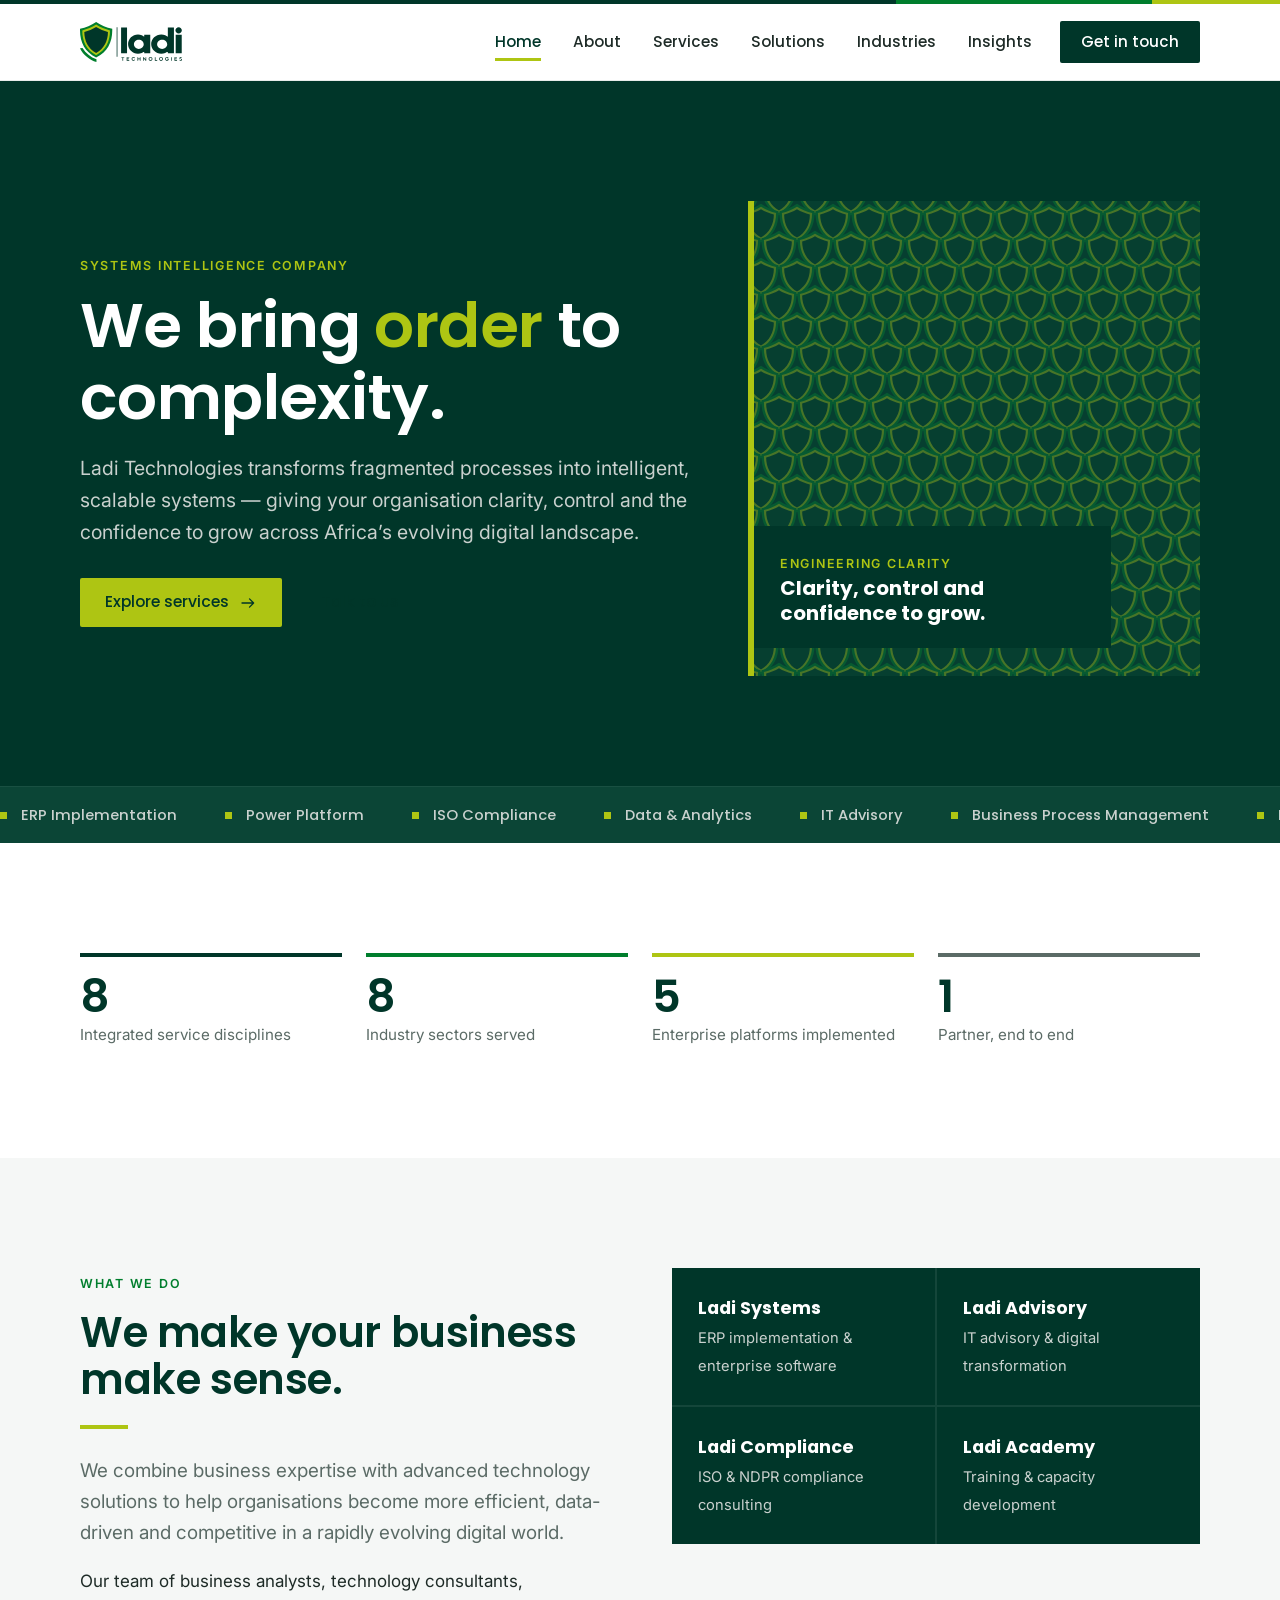
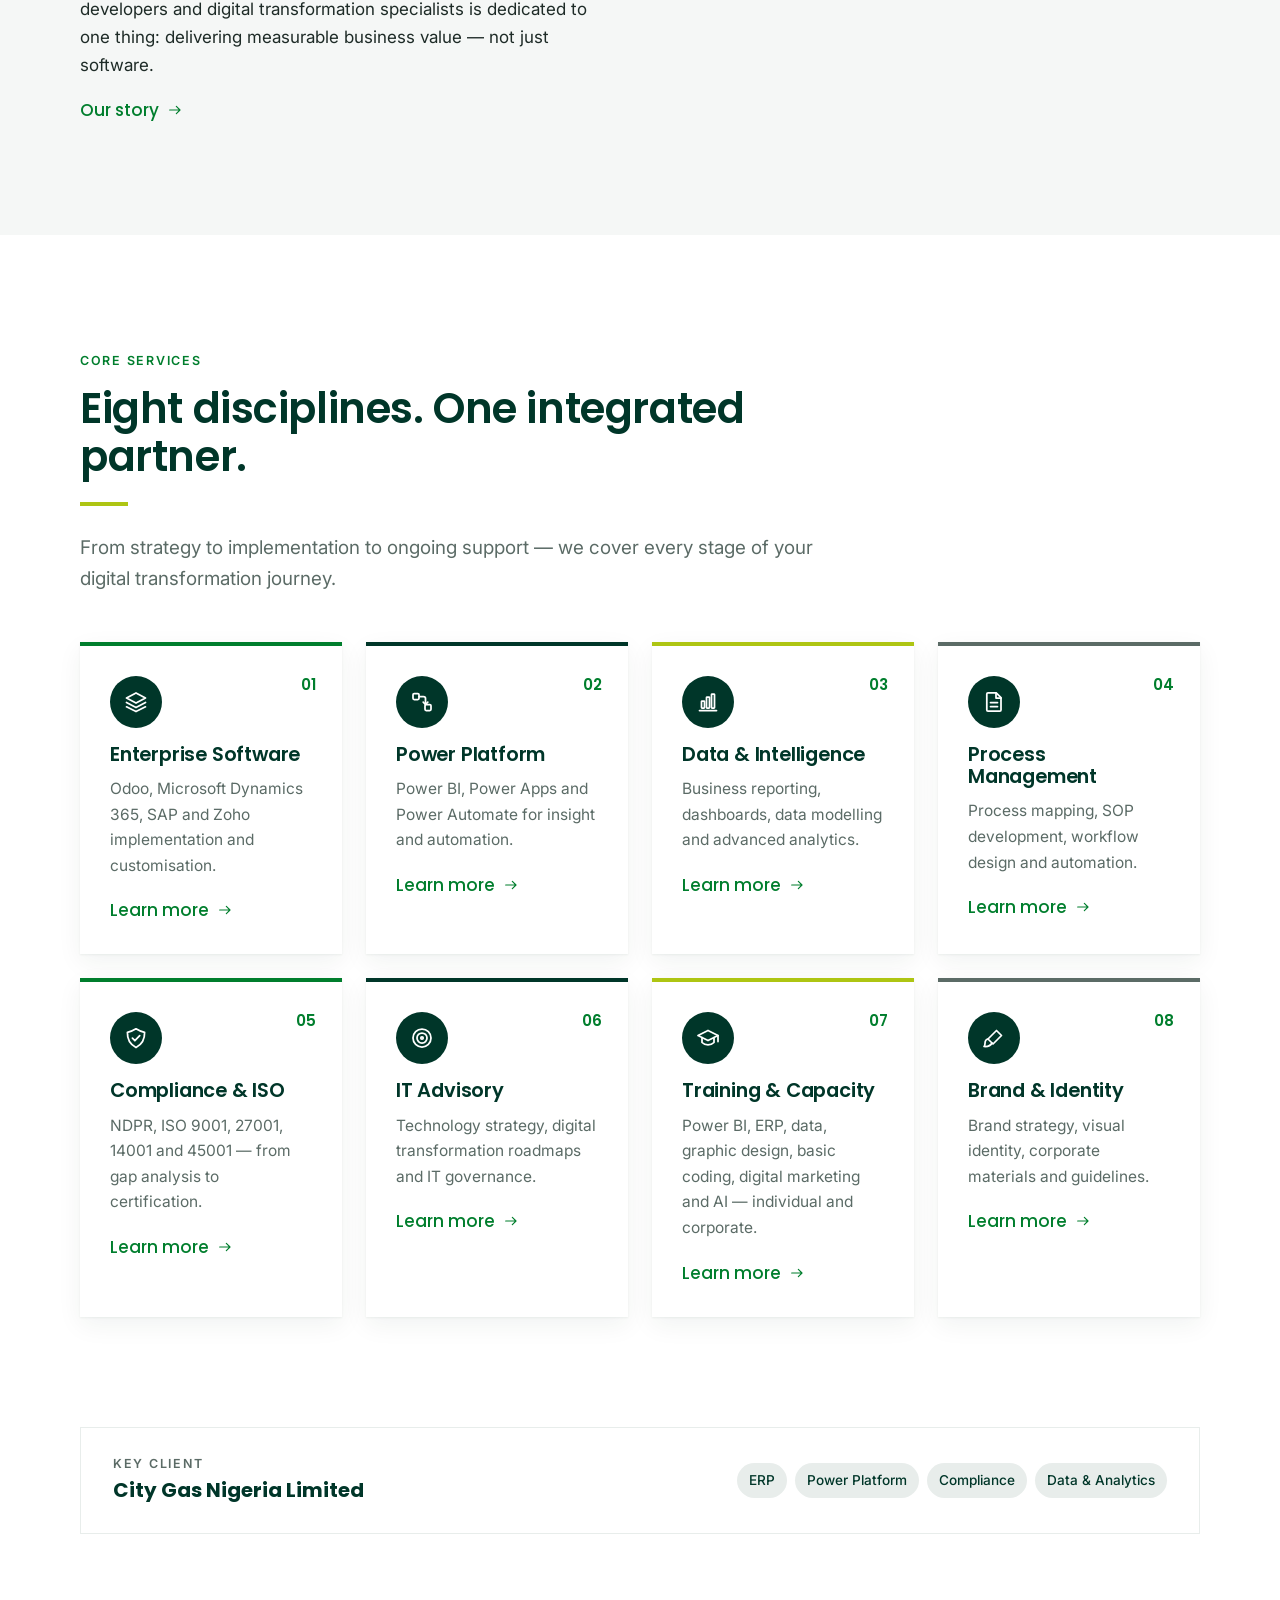
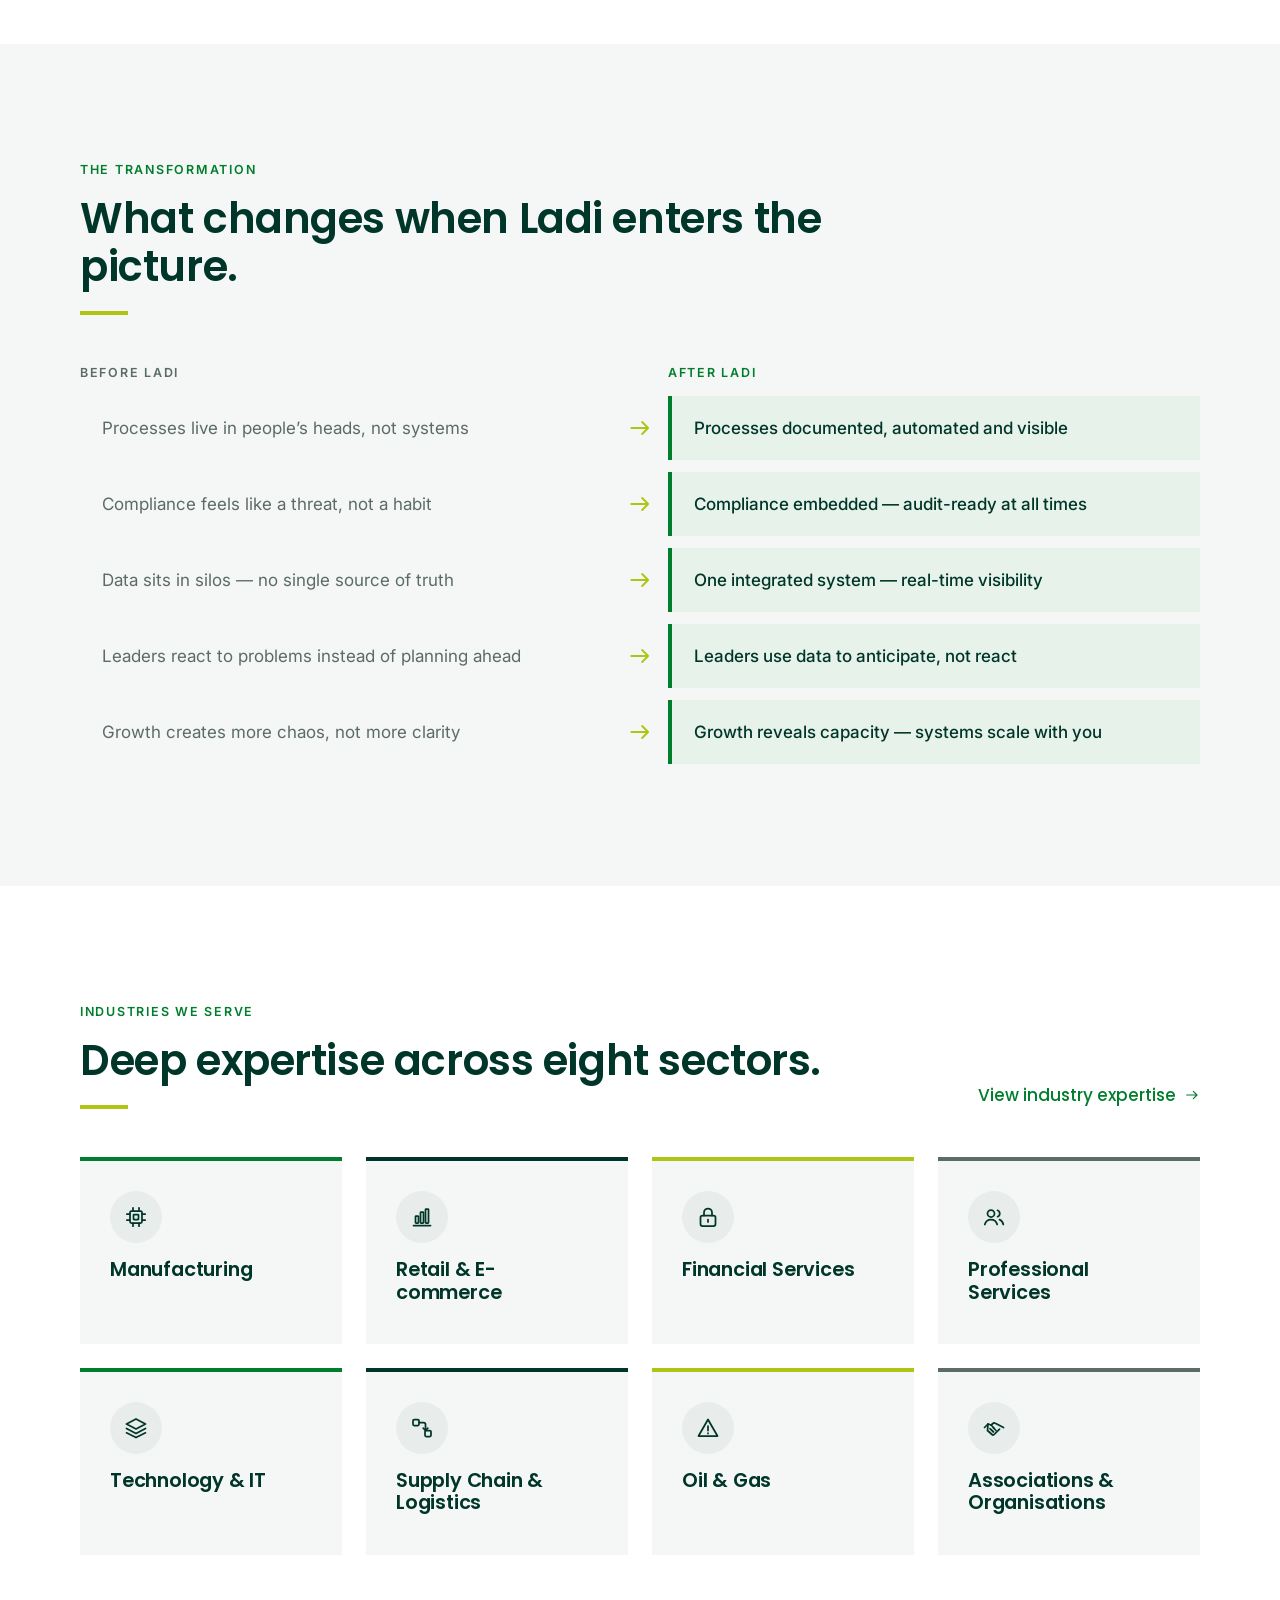
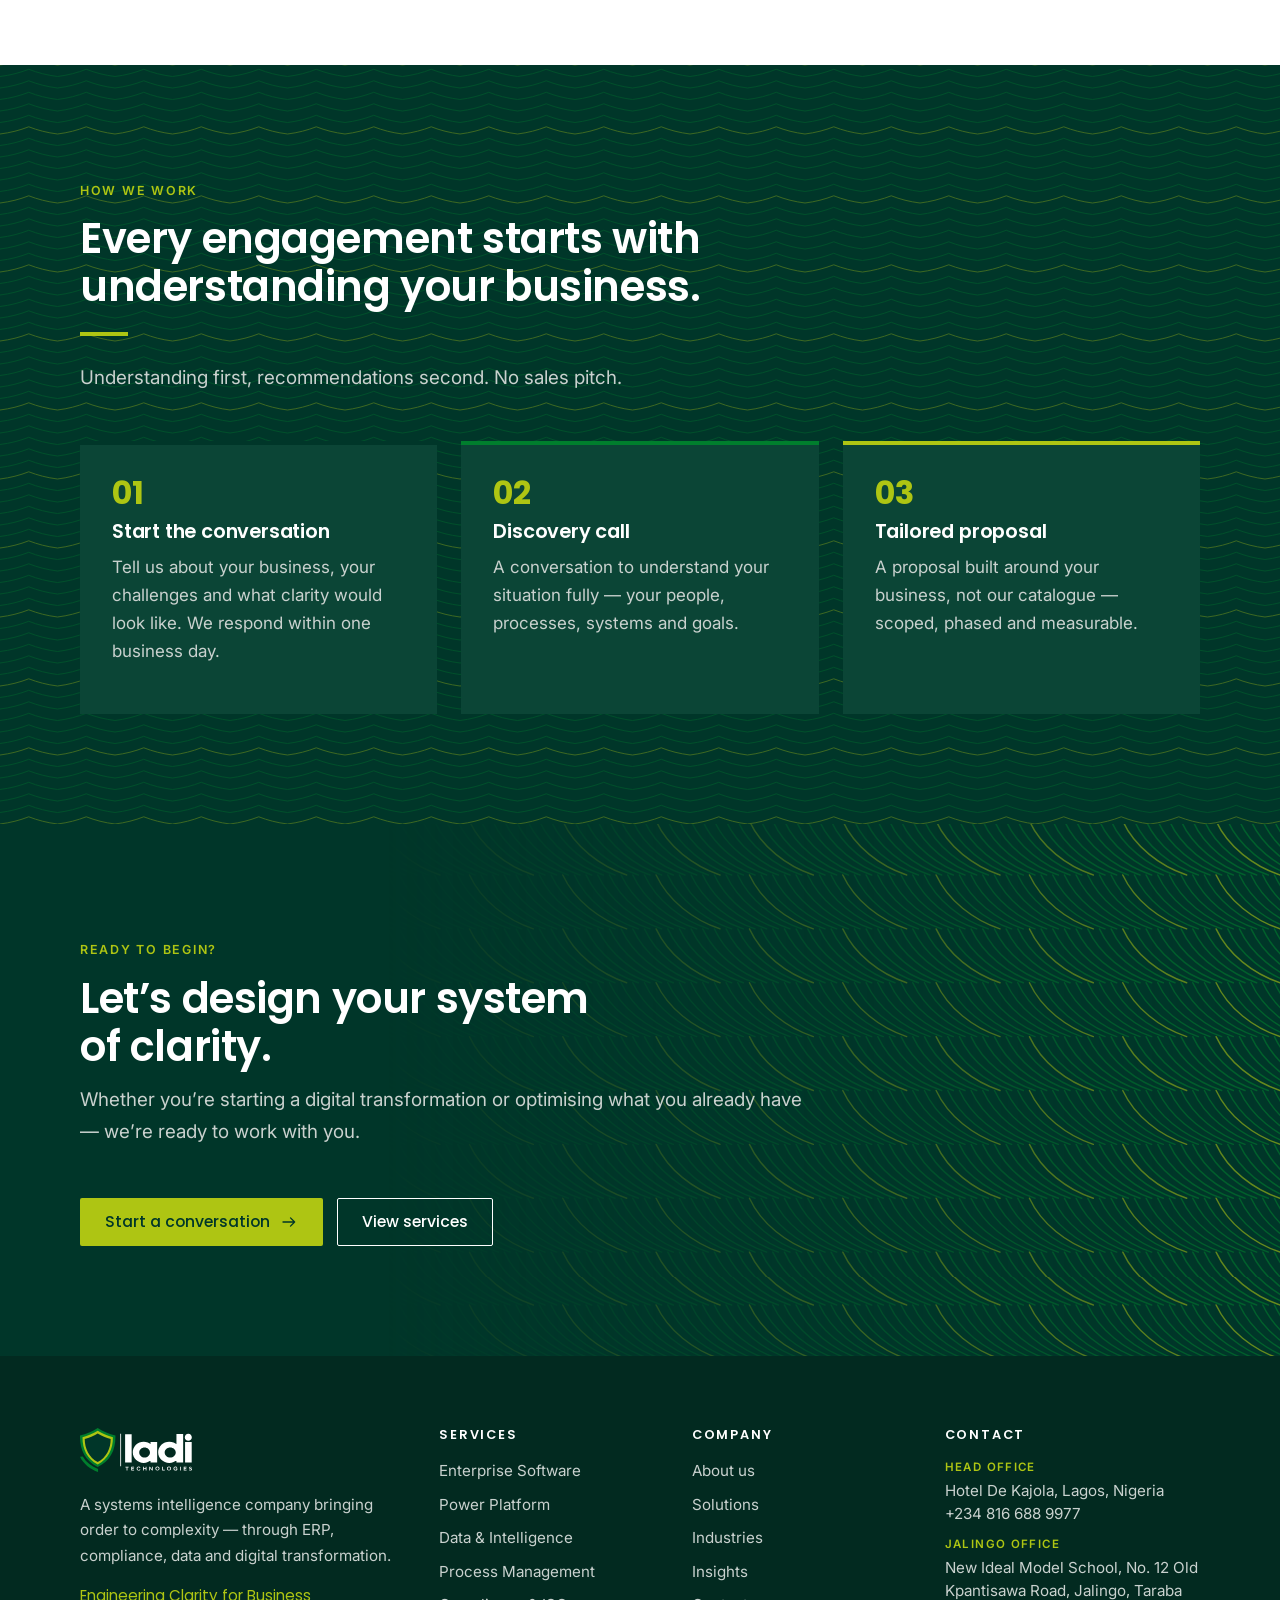
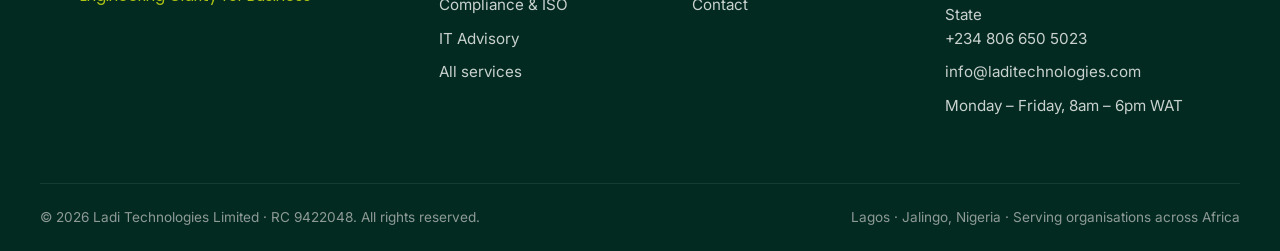
<file: index.html>
<!doctype html>
<html lang="en" class="no-js">
<head>
<meta charset="utf-8">
<meta name="viewport" content="width=device-width, initial-scale=1">
<title>Ladi Technologies — Systems Intelligence for Africa’s Growing Organisations</title>
<meta name="description" content="Ladi Technologies is a Nigerian systems intelligence company (Lagos and Jalingo offices): ERP implementation, Power Platform, data &amp; BI, process management, ISO &amp; NDPR compliance, IT advisory, training and brand identity.">
<link rel="canonical" href="https://laditechnologies.com/">
<meta name="theme-color" content="#003629">
<meta property="og:type" content="website"><meta property="og:site_name" content="Ladi Technologies">
<meta property="og:title" content="Ladi Technologies — Systems Intelligence for Africa’s Growing Organisations"><meta property="og:description" content="Ladi Technologies is a Nigerian systems intelligence company (Lagos and Jalingo offices): ERP implementation, Power Platform, data &amp; BI, process management, ISO &amp; NDPR compliance, IT advisory, training and brand identity.">
<meta property="og:url" content="https://laditechnologies.com/"><meta property="og:image" content="https://laditechnologies.com/assets/img/og-image.png">
<meta name="twitter:card" content="summary_large_image">
<link rel="icon" href="assets/img/favicon.svg" type="image/svg+xml"><link rel="icon" href="assets/img/favicon-32.png" sizes="32x32" type="image/png">
<link rel="apple-touch-icon" href="assets/img/apple-touch-icon.png"><link rel="manifest" href="site.webmanifest">
<link rel="preconnect" href="https://fonts.googleapis.com"><link rel="preconnect" href="https://fonts.gstatic.com" crossorigin>
<link href="https://fonts.googleapis.com/css2?family=Inter:wght@400;500;600&family=Poppins:wght@500;600&display=swap" rel="stylesheet">
<link rel="stylesheet" href="assets/css/styles.css">
<script type="application/ld+json">{"@context": "https://schema.org", "@type": "Organization", "name": "Ladi Technologies Limited", "alternateName": "Ladi Technologies", "url": "https://laditechnologies.com", "logo": "https://laditechnologies.com/assets/img/icon-512.png", "email": "info@laditechnologies.com", "telephone": "+2348166889977", "slogan": "Engineering Clarity for Business", "address": {"@type": "PostalAddress", "streetAddress": "Hotel De Kajola", "addressLocality": "Lagos", "addressCountry": "NG"}, "location": [{"@type": "Place", "name": "Head Office", "telephone": "+2348166889977", "address": {"@type": "PostalAddress", "streetAddress": "Hotel De Kajola", "addressLocality": "Lagos", "addressCountry": "NG"}}, {"@type": "Place", "name": "Jalingo Office", "telephone": "+2348066505023", "address": {"@type": "PostalAddress", "streetAddress": "New Ideal Model School, No. 12 Old Kpantisawa Road", "addressLocality": "Jalingo", "addressRegion": "Taraba State", "addressCountry": "NG"}}], "areaServed": ["Nigeria", "Africa"]}</script>
</head>
<body>
<a class="skip" href="#main">Skip to content</a>
<header class="site-header">
  <div class="band" aria-hidden="true"><i></i><i></i><i></i></div>
  <div class="container nav">
    <a class="brand" href="index.html" aria-label="Ladi Technologies — home"><img src="assets/img/logo.svg" alt="Ladi Technologies" width="102" height="40"></a>
    <button class="menu-toggle" aria-controls="nav-menu" aria-expanded="false" aria-label="Open menu"><svg viewBox="0 0 24 24" fill="none" stroke="currentColor" stroke-width="2" stroke-linecap="round"><path d="M4 7h16M4 12h16M4 17h16"/></svg></button>
    <nav class="nav-menu" id="nav-menu" aria-label="Main">
      <ul class="nav-links"><li><a href="index.html" aria-current="page">Home</a></li><li><a href="about.html">About</a></li><li><a href="services.html">Services</a></li><li><a href="solutions.html">Solutions</a></li><li><a href="industries.html">Industries</a></li><li><a href="insights.html">Insights</a></li><li class="nav-cta"><a class="btn btn-dark" href="contact.html">Get in touch</a></li></ul>
    </nav>
  </div>
</header>
<main id="main">

<section class="hero"><div class="container hero-grid">
  <div><span class="kicker on-dark">Systems intelligence company</span>
    <h1>We bring <em>order</em> to complexity.</h1>
    <p class="lead">Ladi Technologies transforms fragmented processes into intelligent, scalable systems — giving your organisation clarity, control and the confidence to grow across Africa’s evolving digital landscape.</p>
    <div class="btn-row"><a class="btn btn-primary" href="services.html">Explore services <svg viewBox="0 0 24 24" aria-hidden="true" fill="none" stroke="currentColor" stroke-width="1.75" stroke-linecap="round" stroke-linejoin="round"><path d="M4 12h15.5M14 6.5l5.5 5.5-5.5 5.5"/></svg></a><a class="btn btn-ghost" href="contact.html">Talk to us</a></div></div>
  <div class="hero-art" role="img" aria-label="Ladi shield pattern"><div class="badge"><span>Engineering clarity</span><strong>Clarity, control and confidence to grow.</strong></div></div>
</div></section>
<div class="ticker" aria-hidden="true"><div class="ticker-track"><span>ERP Implementation</span><span>Power Platform</span><span>ISO Compliance</span><span>Data & Analytics</span><span>IT Advisory</span><span>Business Process Management</span><span>Digital Transformation</span><span>Capacity Building</span><span>Brand Identity</span><span>Odoo · Microsoft · SAP · Zoho</span><span>ERP Implementation</span><span>Power Platform</span><span>ISO Compliance</span><span>Data & Analytics</span><span>IT Advisory</span><span>Business Process Management</span><span>Digital Transformation</span><span>Capacity Building</span><span>Brand Identity</span><span>Odoo · Microsoft · SAP · Zoho</span></div></div>
<section><div class="container"><div class="stats"><div class="stat reveal"><b>8</b><span>Integrated service disciplines</span></div><div class="stat reveal"><b>8</b><span>Industry sectors served</span></div><div class="stat reveal"><b>5</b><span>Enterprise platforms implemented</span></div><div class="stat reveal"><b>1</b><span>Partner, end to end</span></div></div></div></section>
<section class="bg-paper"><div class="container split top">
  <div class="reveal"><span class="kicker">What we do</span><h2>We make your business make sense.</h2><hr class="accent">
   <p class="lead">We combine business expertise with advanced technology solutions to help organisations become more efficient, data-driven and competitive in a rapidly evolving digital world.</p>
   <p>Our team of business analysts, technology consultants, developers and digital transformation specialists is dedicated to one thing: delivering measurable business value — not just software.</p>
   <a class="link-arrow" href="about.html">Our story <svg viewBox="0 0 24 24" aria-hidden="true" fill="none" stroke="currentColor" stroke-width="1.75" stroke-linecap="round" stroke-linejoin="round"><path d="M4 12h15.5M14 6.5l5.5 5.5-5.5 5.5"/></svg></a></div>
  <div class="reveal dark" style="padding:0"><div class="arch"><div><b>Ladi Systems</b><span>ERP implementation & enterprise software</span></div><div><b>Ladi Advisory</b><span>IT advisory & digital transformation</span></div><div><b>Ladi Compliance</b><span>ISO & NDPR compliance consulting</span></div><div><b>Ladi Academy</b><span>Training & capacity development</span></div></div></div>
</div></section>
<section><div class="container"><div class="section-head"><span class="kicker">Core services</span><h2>Eight disciplines. One integrated partner.</h2><hr class="accent"><p class="lead">From strategy to implementation to ongoing support — we cover every stage of your digital transformation journey.</p></div>
<div class="grid g4"><a class="card white  reveal" href="services.html#enterprise-software"><span class="ic"><svg viewBox="0 0 24 24" aria-hidden="true" fill="none" stroke="currentColor" stroke-width="1.75" stroke-linecap="round" stroke-linejoin="round"><path d="M12 3 2.5 8 12 13l9.5-5z"/><path d="m2.5 12.5 9.5 5 9.5-5"/><path d="m2.5 16.8 9.5 4.7 9.5-4.7"/></svg></span><span class="num">01</span><h3>Enterprise Software</h3><p>Odoo, Microsoft Dynamics 365, SAP and Zoho implementation and customisation.</p><span class="link-arrow more">Learn more <svg viewBox="0 0 24 24" aria-hidden="true" fill="none" stroke="currentColor" stroke-width="1.75" stroke-linecap="round" stroke-linejoin="round"><path d="M4 12h15.5M14 6.5l5.5 5.5-5.5 5.5"/></svg></span></a><a class="card white rule-tq reveal" href="services.html#power-platform"><span class="ic"><svg viewBox="0 0 24 24" aria-hidden="true" fill="none" stroke="currentColor" stroke-width="1.75" stroke-linecap="round" stroke-linejoin="round"><rect x="3" y="3.5" width="6" height="6" rx="1.2"/><rect x="15" y="14.5" width="6" height="6" rx="1.2"/><path d="M9 6.5h4.5a2 2 0 0 1 2 2v6"/><path d="m13.2 12.2 2.3 2.3 2.3-2.3"/></svg></span><span class="num">02</span><h3>Power Platform</h3><p>Power BI, Power Apps and Power Automate for insight and automation.</p><span class="link-arrow more">Learn more <svg viewBox="0 0 24 24" aria-hidden="true" fill="none" stroke="currentColor" stroke-width="1.75" stroke-linecap="round" stroke-linejoin="round"><path d="M4 12h15.5M14 6.5l5.5 5.5-5.5 5.5"/></svg></span></a><a class="card white rule-ol reveal" href="services.html#data-intelligence"><span class="ic"><svg viewBox="0 0 24 24" aria-hidden="true" fill="none" stroke="currentColor" stroke-width="1.75" stroke-linecap="round" stroke-linejoin="round"><path d="M3.5 20.5h17"/><rect x="5.5" y="11" width="3" height="7" rx=".6"/><rect x="10.5" y="7" width="3" height="11" rx=".6"/><rect x="15.5" y="4" width="3" height="14" rx=".6"/></svg></span><span class="num">03</span><h3>Data & Intelligence</h3><p>Business reporting, dashboards, data modelling and advanced analytics.</p><span class="link-arrow more">Learn more <svg viewBox="0 0 24 24" aria-hidden="true" fill="none" stroke="currentColor" stroke-width="1.75" stroke-linecap="round" stroke-linejoin="round"><path d="M4 12h15.5M14 6.5l5.5 5.5-5.5 5.5"/></svg></span></a><a class="card white rule-sl reveal" href="services.html#process-management"><span class="ic"><svg viewBox="0 0 24 24" aria-hidden="true" fill="none" stroke="currentColor" stroke-width="1.75" stroke-linecap="round" stroke-linejoin="round"><path d="M6 2.8h8.2L19 7.6V20a1.2 1.2 0 0 1-1.2 1.2H6A1.2 1.2 0 0 1 4.8 20V4A1.2 1.2 0 0 1 6 2.8z"/><path d="M14 3v5h5M8.5 12.5h7M8.5 16.5h7"/></svg></span><span class="num">04</span><h3>Process Management</h3><p>Process mapping, SOP development, workflow design and automation.</p><span class="link-arrow more">Learn more <svg viewBox="0 0 24 24" aria-hidden="true" fill="none" stroke="currentColor" stroke-width="1.75" stroke-linecap="round" stroke-linejoin="round"><path d="M4 12h15.5M14 6.5l5.5 5.5-5.5 5.5"/></svg></span></a><a class="card white  reveal" href="services.html#compliance-iso"><span class="ic"><svg viewBox="0 0 24 24" aria-hidden="true" fill="none" stroke="currentColor" stroke-width="1.75" stroke-linecap="round" stroke-linejoin="round"><path d="M12 2.8c-2.6 1.7-5.5 2.9-8.6 3.5-.2 7 2.6 12.2 8.6 15.2 6-3 8.8-8.2 8.6-15.2-3.1-.6-6-1.8-8.6-3.5z"/><path d="m8.4 12.2 2.5 2.5 4.8-5"/></svg></span><span class="num">05</span><h3>Compliance & ISO</h3><p>NDPR, ISO 9001, 27001, 14001 and 45001 — from gap analysis to certification.</p><span class="link-arrow more">Learn more <svg viewBox="0 0 24 24" aria-hidden="true" fill="none" stroke="currentColor" stroke-width="1.75" stroke-linecap="round" stroke-linejoin="round"><path d="M4 12h15.5M14 6.5l5.5 5.5-5.5 5.5"/></svg></span></a><a class="card white rule-tq reveal" href="services.html#it-advisory"><span class="ic"><svg viewBox="0 0 24 24" aria-hidden="true" fill="none" stroke="currentColor" stroke-width="1.75" stroke-linecap="round" stroke-linejoin="round"><circle cx="12" cy="12" r="9"/><circle cx="12" cy="12" r="5"/><circle cx="12" cy="12" r="1.2"/></svg></span><span class="num">06</span><h3>IT Advisory</h3><p>Technology strategy, digital transformation roadmaps and IT governance.</p><span class="link-arrow more">Learn more <svg viewBox="0 0 24 24" aria-hidden="true" fill="none" stroke="currentColor" stroke-width="1.75" stroke-linecap="round" stroke-linejoin="round"><path d="M4 12h15.5M14 6.5l5.5 5.5-5.5 5.5"/></svg></span></a><a class="card white rule-ol reveal" href="services.html#training"><span class="ic"><svg viewBox="0 0 24 24" aria-hidden="true" fill="none" stroke="currentColor" stroke-width="1.75" stroke-linecap="round" stroke-linejoin="round"><path d="M12 4.5 2 9.5l10 5 10-5z"/><path d="M6 11.5v5c1.6 1.6 3.6 2.4 6 2.4s4.4-.8 6-2.4v-5M22 9.5v6"/></svg></span><span class="num">07</span><h3>Training & Capacity</h3><p>Power BI, ERP, data, graphic design, basic coding, digital marketing and AI — individual and corporate.</p><span class="link-arrow more">Learn more <svg viewBox="0 0 24 24" aria-hidden="true" fill="none" stroke="currentColor" stroke-width="1.75" stroke-linecap="round" stroke-linejoin="round"><path d="M4 12h15.5M14 6.5l5.5 5.5-5.5 5.5"/></svg></span></a><a class="card white rule-sl reveal" href="services.html#brand-identity"><span class="ic"><svg viewBox="0 0 24 24" aria-hidden="true" fill="none" stroke="currentColor" stroke-width="1.75" stroke-linecap="round" stroke-linejoin="round"><path d="M14.5 4.5 19.5 9.5 11 18l-5-5z"/><path d="M6 13c-2.2.4-3 2-3 4.5 0 1.3-.4 2.4-1 3 3.5.3 6.4-.3 8-3.5"/></svg></span><span class="num">08</span><h3>Brand & Identity</h3><p>Brand strategy, visual identity, corporate materials and guidelines.</p><span class="link-arrow more">Learn more <svg viewBox="0 0 24 24" aria-hidden="true" fill="none" stroke="currentColor" stroke-width="1.75" stroke-linecap="round" stroke-linejoin="round"><path d="M4 12h15.5M14 6.5l5.5 5.5-5.5 5.5"/></svg></span></a></div></div></section>
<section style="padding-top:0"><div class="container"><div class="client reveal"><div><div class="k">Key client</div><strong>City Gas Nigeria Limited</strong></div><div class="chips"><span class="chip">ERP</span><span class="chip">Power Platform</span><span class="chip">Compliance</span><span class="chip">Data & Analytics</span></div></div></div></section>
<section class="bg-paper"><div class="container"><div class="section-head"><span class="kicker">The transformation</span><h2>What changes when Ladi enters the picture.</h2><hr class="accent"></div><div class="ba reveal"><div class="ba-h muted">Before Ladi</div><div class="ba-head-x"></div><div class="ba-h" style="color:var(--gr)">After Ladi</div><div class="ba-b">Processes live in people’s heads, not systems</div><div class="ba-x"><svg viewBox="0 0 24 24" aria-hidden="true" fill="none" stroke="currentColor" stroke-width="1.75" stroke-linecap="round" stroke-linejoin="round"><path d="M4 12h15.5M14 6.5l5.5 5.5-5.5 5.5"/></svg></div><div class="ba-a">Processes documented, automated and visible</div><div class="ba-b">Compliance feels like a threat, not a habit</div><div class="ba-x"><svg viewBox="0 0 24 24" aria-hidden="true" fill="none" stroke="currentColor" stroke-width="1.75" stroke-linecap="round" stroke-linejoin="round"><path d="M4 12h15.5M14 6.5l5.5 5.5-5.5 5.5"/></svg></div><div class="ba-a">Compliance embedded — audit-ready at all times</div><div class="ba-b">Data sits in silos — no single source of truth</div><div class="ba-x"><svg viewBox="0 0 24 24" aria-hidden="true" fill="none" stroke="currentColor" stroke-width="1.75" stroke-linecap="round" stroke-linejoin="round"><path d="M4 12h15.5M14 6.5l5.5 5.5-5.5 5.5"/></svg></div><div class="ba-a">One integrated system — real-time visibility</div><div class="ba-b">Leaders react to problems instead of planning ahead</div><div class="ba-x"><svg viewBox="0 0 24 24" aria-hidden="true" fill="none" stroke="currentColor" stroke-width="1.75" stroke-linecap="round" stroke-linejoin="round"><path d="M4 12h15.5M14 6.5l5.5 5.5-5.5 5.5"/></svg></div><div class="ba-a">Leaders use data to anticipate, not react</div><div class="ba-b">Growth creates more chaos, not more clarity</div><div class="ba-x"><svg viewBox="0 0 24 24" aria-hidden="true" fill="none" stroke="currentColor" stroke-width="1.75" stroke-linecap="round" stroke-linejoin="round"><path d="M4 12h15.5M14 6.5l5.5 5.5-5.5 5.5"/></svg></div><div class="ba-a">Growth reveals capacity — systems scale with you</div></div></div></section>
<section><div class="container"><div class="section-head" style="display:flex;justify-content:space-between;align-items:end;gap:24px;max-width:none;flex-wrap:wrap"><div><span class="kicker">Industries we serve</span><h2>Deep expertise across eight sectors.</h2><hr class="accent" style="margin-bottom:0"></div><a class="link-arrow" href="industries.html">View industry expertise <svg viewBox="0 0 24 24" aria-hidden="true" fill="none" stroke="currentColor" stroke-width="1.75" stroke-linecap="round" stroke-linejoin="round"><path d="M4 12h15.5M14 6.5l5.5 5.5-5.5 5.5"/></svg></a></div>
<div class="grid g4"><div class="card reveal "><span class="ic light"><svg viewBox="0 0 24 24" aria-hidden="true" fill="none" stroke="currentColor" stroke-width="1.75" stroke-linecap="round" stroke-linejoin="round"><rect x="6" y="6" width="12" height="12" rx="1.5"/><rect x="9.5" y="9.5" width="5" height="5" rx=".6"/><path d="M9 2.8V6M15 2.8V6M9 18v3.2M15 18v3.2M2.8 9H6M2.8 15H6M18 9h3.2M18 15h3.2"/></svg></span><h3>Manufacturing</h3></div><div class="card reveal rule-tq"><span class="ic light"><svg viewBox="0 0 24 24" aria-hidden="true" fill="none" stroke="currentColor" stroke-width="1.75" stroke-linecap="round" stroke-linejoin="round"><path d="M3.5 20.5h17"/><rect x="5.5" y="11" width="3" height="7" rx=".6"/><rect x="10.5" y="7" width="3" height="11" rx=".6"/><rect x="15.5" y="4" width="3" height="14" rx=".6"/></svg></span><h3>Retail & E-commerce</h3></div><div class="card reveal rule-ol"><span class="ic light"><svg viewBox="0 0 24 24" aria-hidden="true" fill="none" stroke="currentColor" stroke-width="1.75" stroke-linecap="round" stroke-linejoin="round"><rect x="4.5" y="10.5" width="15" height="10.5" rx="2"/><path d="M8 10.5V7.5a4 4 0 0 1 8 0v3M12 14.5v2.5"/></svg></span><h3>Financial Services</h3></div><div class="card reveal rule-sl"><span class="ic light"><svg viewBox="0 0 24 24" aria-hidden="true" fill="none" stroke="currentColor" stroke-width="1.75" stroke-linecap="round" stroke-linejoin="round"><circle cx="9" cy="8.5" r="3.5"/><path d="M2.8 19.5c.8-3.3 3.2-5 6.2-5s5.4 1.7 6.2 5"/><path d="M15.5 5.3a3.4 3.4 0 0 1 0 6.4M17.5 14.6c2 .6 3.3 2.2 3.8 4.9"/></svg></span><h3>Professional Services</h3></div><div class="card reveal "><span class="ic light"><svg viewBox="0 0 24 24" aria-hidden="true" fill="none" stroke="currentColor" stroke-width="1.75" stroke-linecap="round" stroke-linejoin="round"><path d="M12 3 2.5 8 12 13l9.5-5z"/><path d="m2.5 12.5 9.5 5 9.5-5"/><path d="m2.5 16.8 9.5 4.7 9.5-4.7"/></svg></span><h3>Technology & IT</h3></div><div class="card reveal rule-tq"><span class="ic light"><svg viewBox="0 0 24 24" aria-hidden="true" fill="none" stroke="currentColor" stroke-width="1.75" stroke-linecap="round" stroke-linejoin="round"><rect x="3" y="3.5" width="6" height="6" rx="1.2"/><rect x="15" y="14.5" width="6" height="6" rx="1.2"/><path d="M9 6.5h4.5a2 2 0 0 1 2 2v6"/><path d="m13.2 12.2 2.3 2.3 2.3-2.3"/></svg></span><h3>Supply Chain & Logistics</h3></div><div class="card reveal rule-ol"><span class="ic light"><svg viewBox="0 0 24 24" aria-hidden="true" fill="none" stroke="currentColor" stroke-width="1.75" stroke-linecap="round" stroke-linejoin="round"><path d="M12 3.5 2.5 20h19z"/><path d="M12 10v4.5M12 17.2v.3"/></svg></span><h3>Oil & Gas</h3></div><div class="card reveal rule-sl"><span class="ic light"><svg viewBox="0 0 24 24" aria-hidden="true" fill="none" stroke="currentColor" stroke-width="1.75" stroke-linecap="round" stroke-linejoin="round"><path d="M2.5 11.5 6 8l3 1 3-2.2 2.8 1.2L21.5 11.5"/><path d="m6 8-.5 6.5L10 18.5c.7.6 1.6.6 2.2 0l5.3-5.3"/><path d="m9 9 3.5 3.5M11.5 16 8 12.6M14 14.5l-3-3"/></svg></span><h3>Associations & Organisations</h3></div></div></div></section>
<section class="dark pattern-bg" style="--pat:url('../img/pattern-05.svg');--pat-size:460px;--pat-op:.35"><div class="container"><div class="section-head"><span class="kicker">How we work</span><h2>Every engagement starts with understanding your business.</h2><hr class="accent"><p class="lead">Understanding first, recommendations second. No sales pitch.</p></div><div class="steps"><div class="step reveal"><b>01</b><h3>Start the conversation</h3><p>Tell us about your business, your challenges and what clarity would look like. We respond within one business day.</p></div><div class="step reveal"><b>02</b><h3>Discovery call</h3><p>A conversation to understand your situation fully — your people, processes, systems and goals.</p></div><div class="step reveal"><b>03</b><h3>Tailored proposal</h3><p>A proposal built around your business, not our catalogue — scoped, phased and measurable.</p></div></div></div></section>
<section class="cta"><div class="container"><div><span class="kicker on-dark">Ready to begin?</span><h2>Let’s design your system of clarity.</h2><p class="lead" style="color:var(--silver);margin-top:14px">Whether you’re starting a digital transformation or optimising what you already have — we’re ready to work with you.</p></div>
<div class="btn-row" style="margin:0"><a class="btn btn-primary" href="contact.html">Start a conversation <svg viewBox="0 0 24 24" aria-hidden="true" fill="none" stroke="currentColor" stroke-width="1.75" stroke-linecap="round" stroke-linejoin="round"><path d="M4 12h15.5M14 6.5l5.5 5.5-5.5 5.5"/></svg></a><a class="btn btn-ghost" style="color:#fff" href="services.html">View services</a></div></div></section>
</main>
<footer class="site-footer">
  <div class="container footer-grid">
    <div><img src="assets/img/logo-reverse.svg" alt="Ladi Technologies" width="112" height="44">
      <p>A systems intelligence company bringing order to complexity — through ERP, compliance, data and digital transformation.</p>
      <p class="tagline">Engineering Clarity for Business</p></div>
    <div><h4>Services</h4><ul><li><a href="services.html#enterprise-software">Enterprise Software</a></li><li><a href="services.html#power-platform">Power Platform</a></li><li><a href="services.html#data-intelligence">Data & Intelligence</a></li><li><a href="services.html#process-management">Process Management</a></li><li><a href="services.html#compliance-iso">Compliance & ISO</a></li><li><a href="services.html#it-advisory">IT Advisory</a></li><li><a href="services.html">All services</a></li></ul></div>
    <div><h4>Company</h4><ul><li><a href="about.html">About us</a></li><li><a href="solutions.html">Solutions</a></li><li><a href="industries.html">Industries</a></li><li><a href="insights.html">Insights</a></li><li><a href="contact.html">Contact</a></li></ul></div>
    <div><h4>Contact</h4><ul><li><span class="ftr-k">Head Office</span>Hotel De Kajola, Lagos, Nigeria<br><a href="tel:+2348166889977">+234 816 688 9977</a></li><li><span class="ftr-k">Jalingo Office</span>New Ideal Model School, No. 12 Old Kpantisawa Road, Jalingo, Taraba State<br><a href="tel:+2348066505023">+234 806 650 5023</a></li><li><a href="mailto:info@laditechnologies.com">info@laditechnologies.com</a></li><li>Monday – Friday, 8am – 6pm WAT</li></ul></div>
  </div>
  <div class="container footer-bottom"><span>© <span id="year">2026</span> Ladi Technologies Limited · RC 9422048. All rights reserved.</span><span>Lagos · Jalingo, Nigeria · Serving organisations across Africa</span></div>
</footer>
<script src="assets/js/main.js" defer></script>
</body>
</html>
</file>
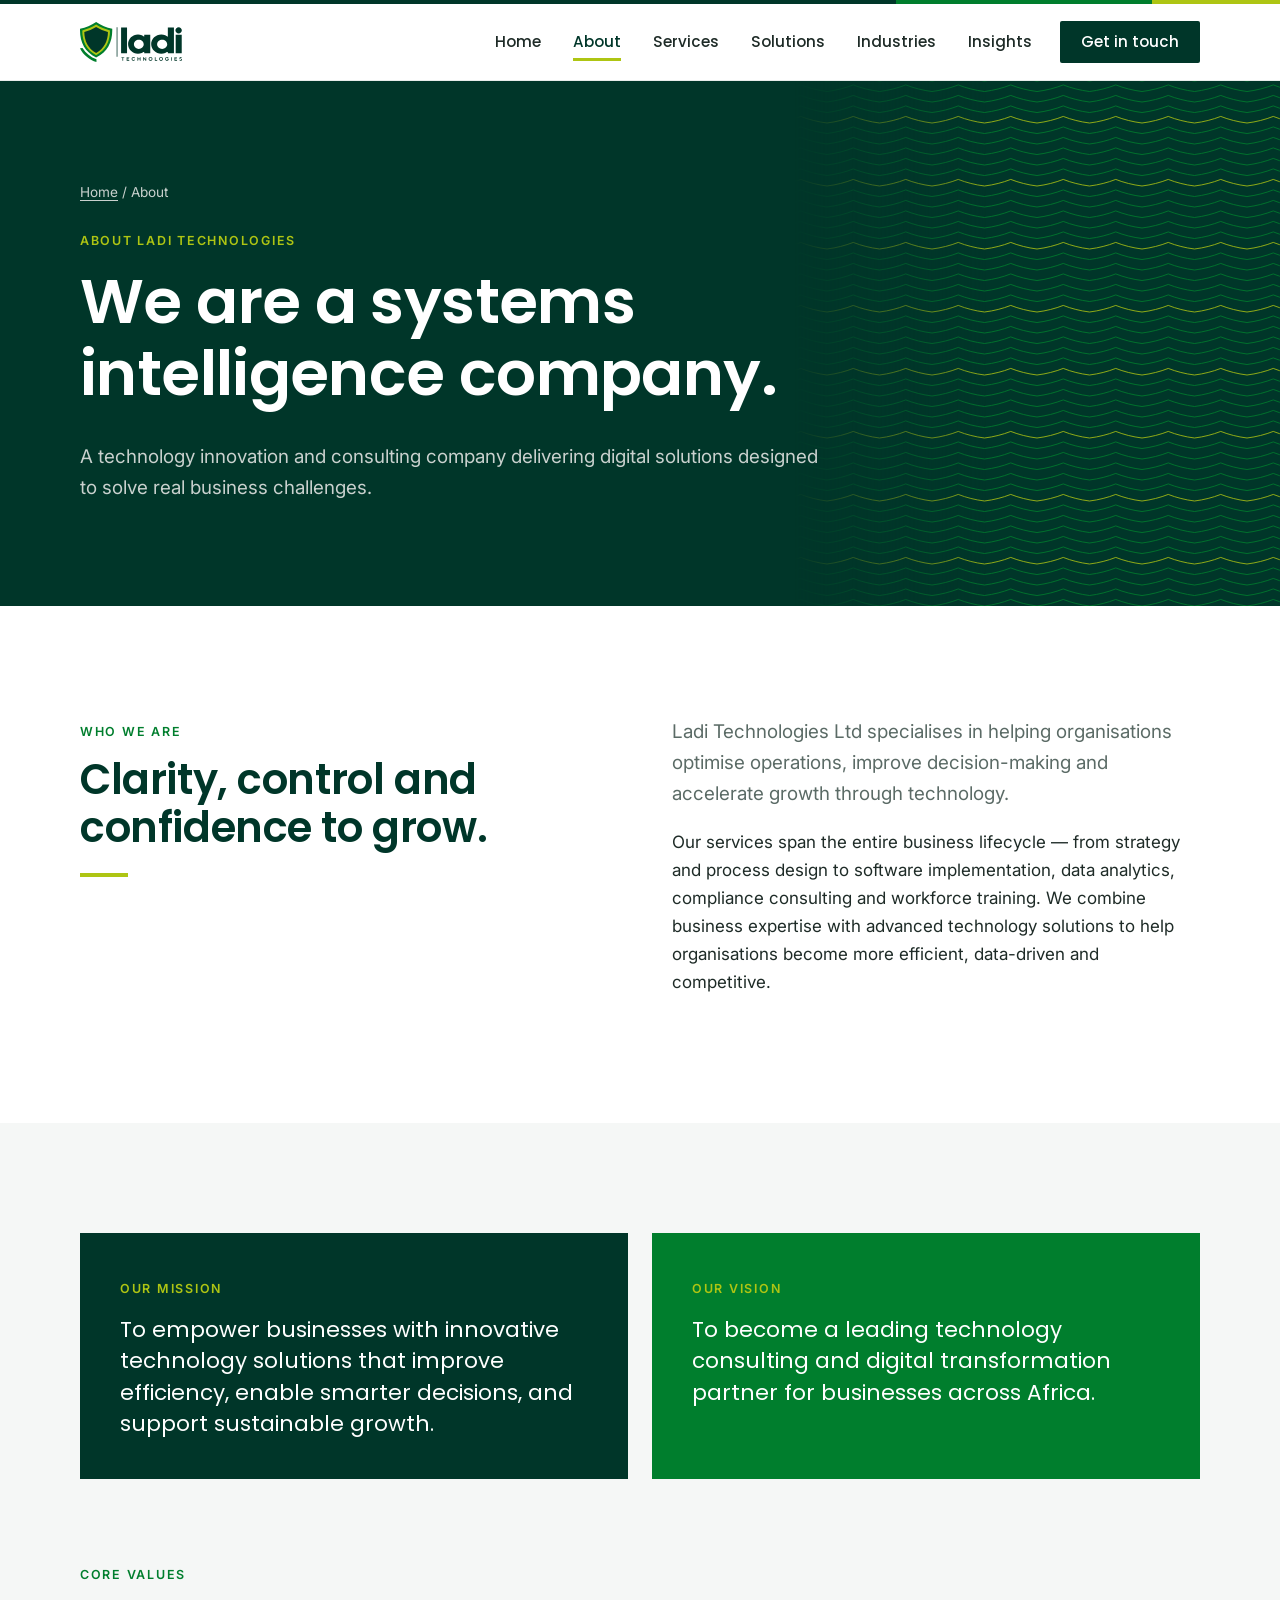
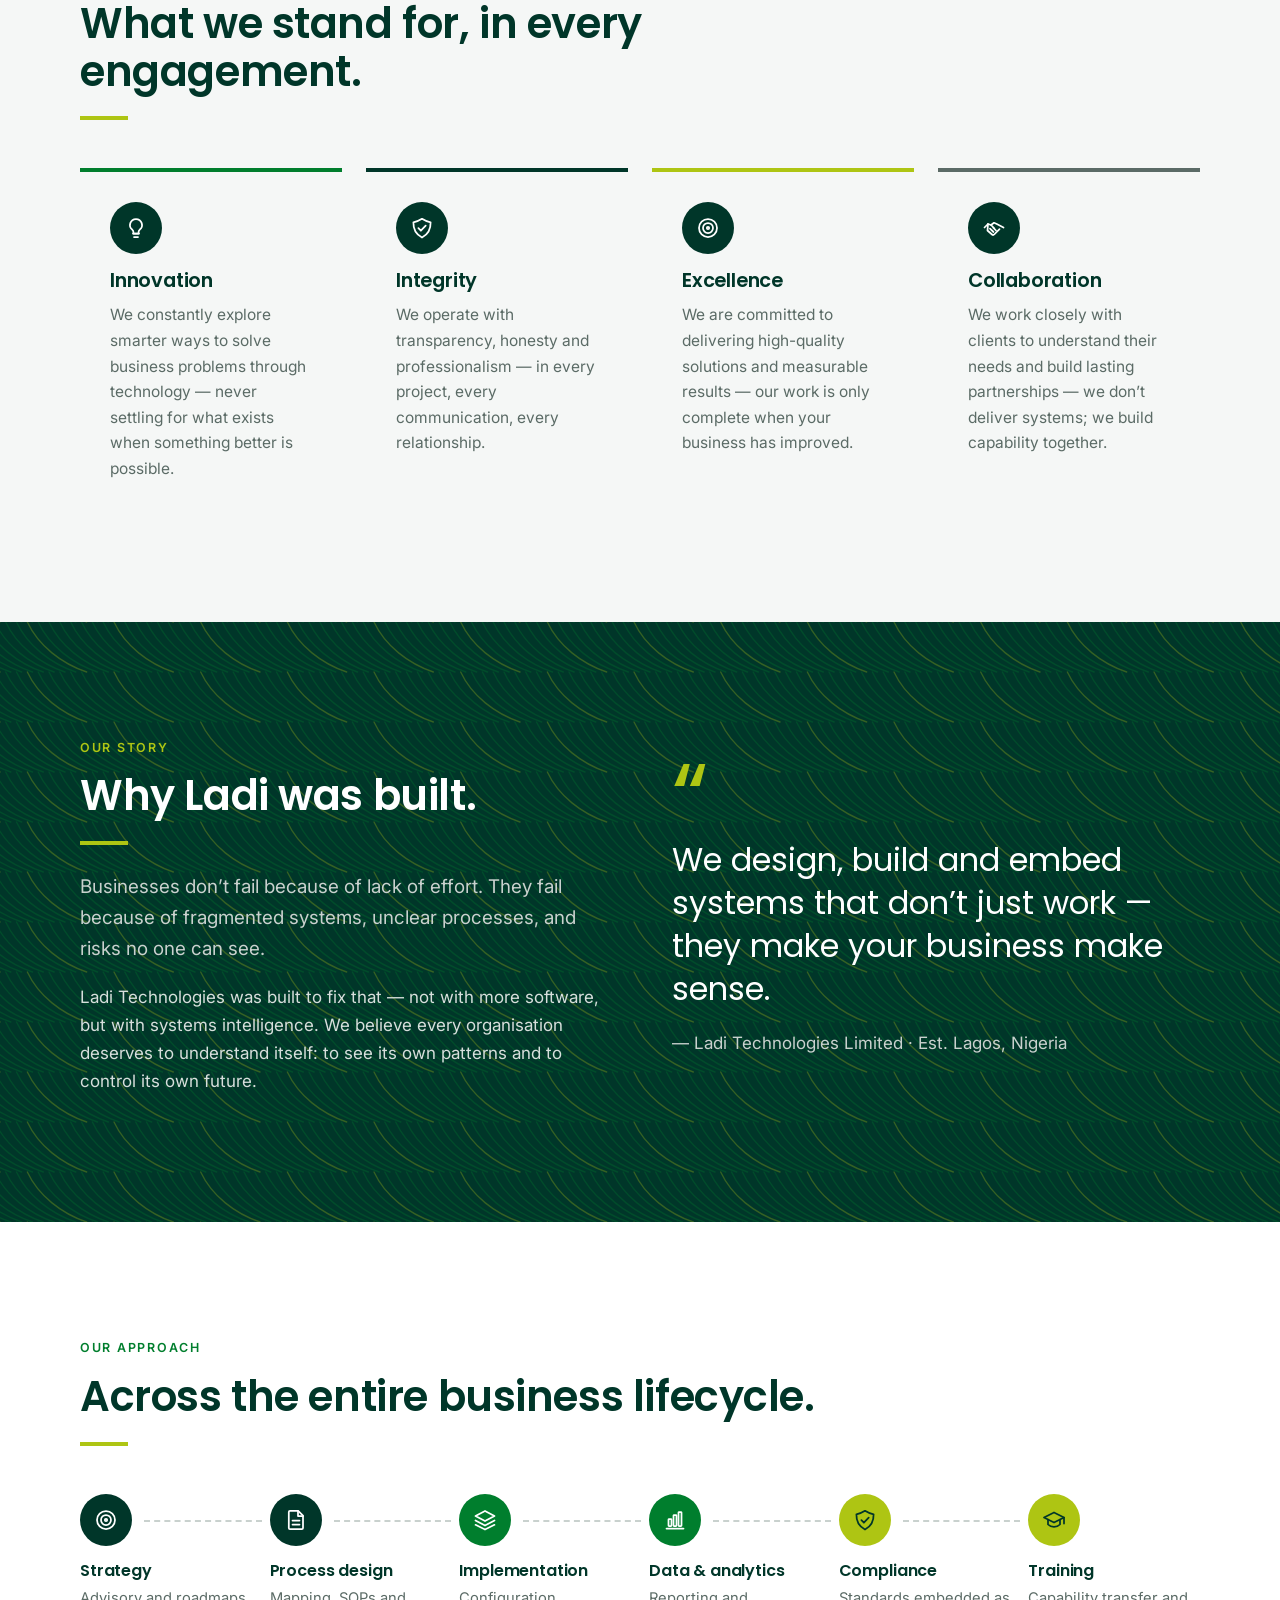
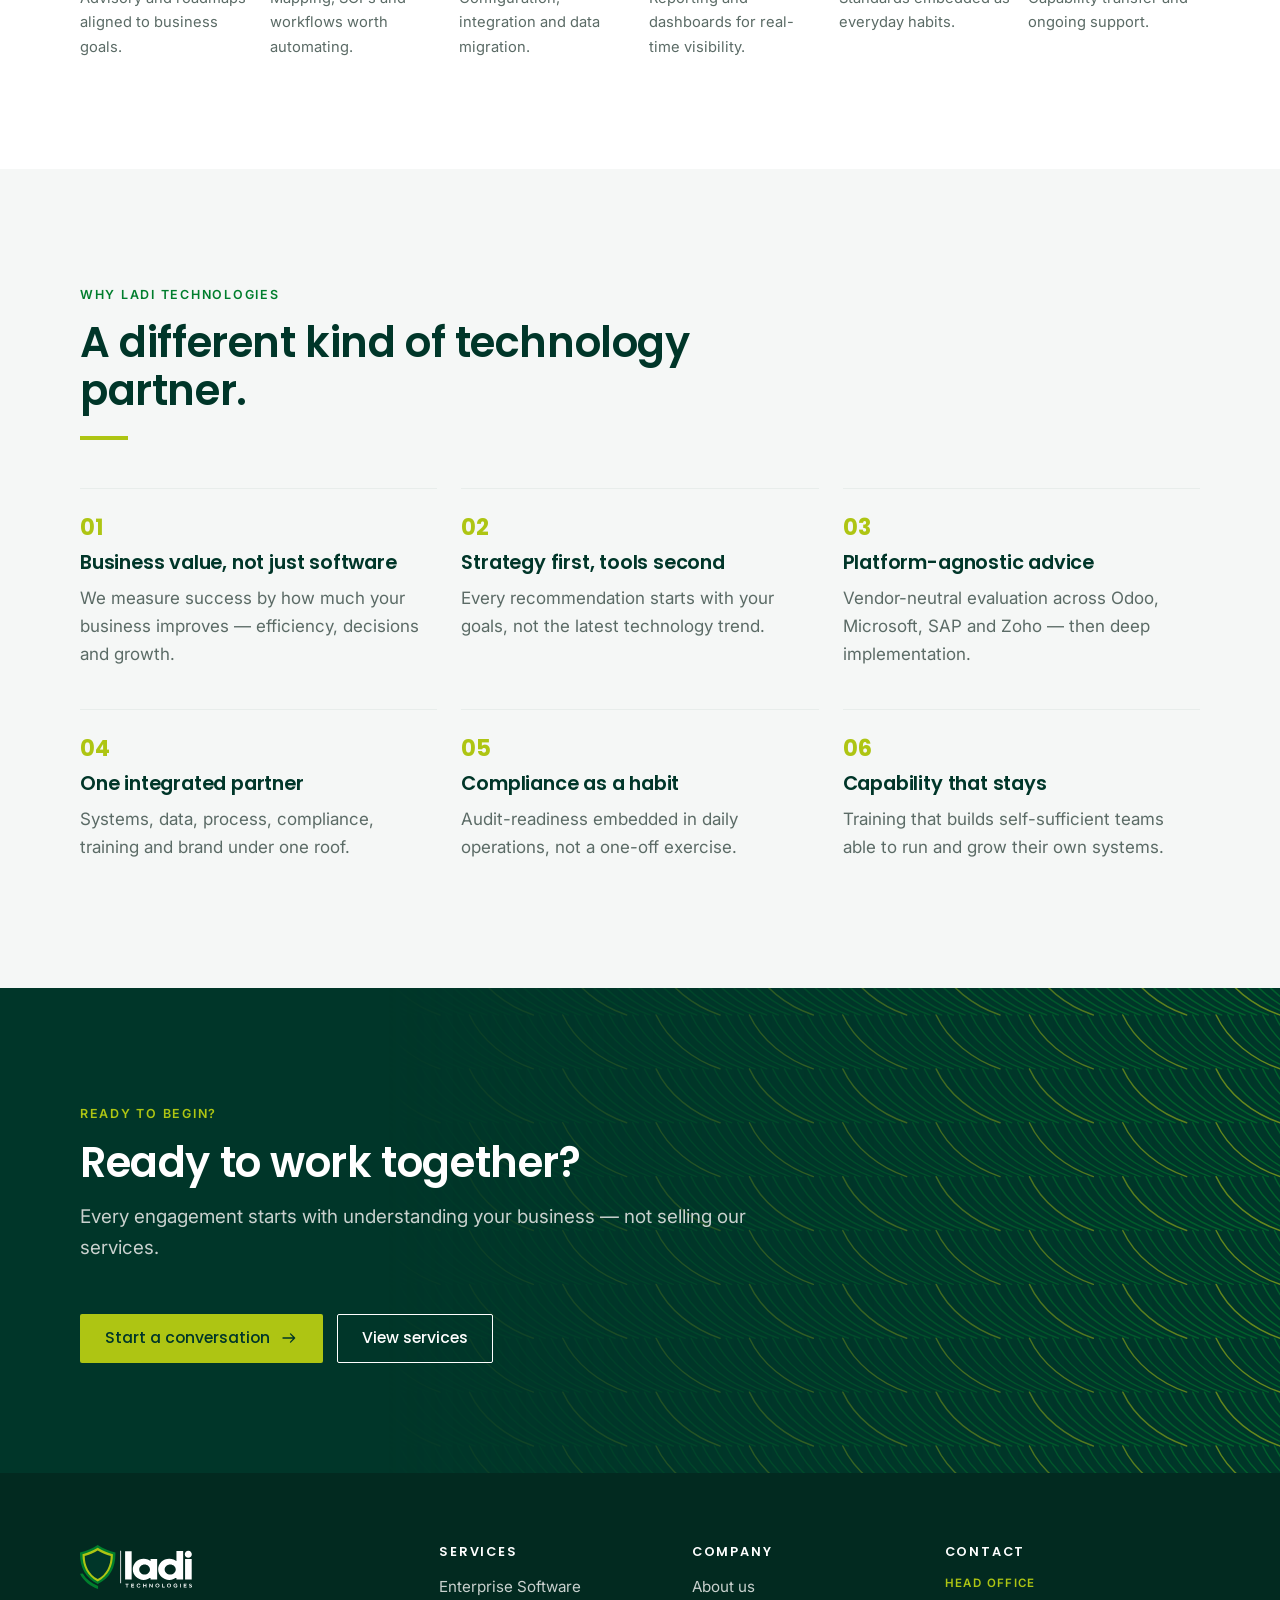
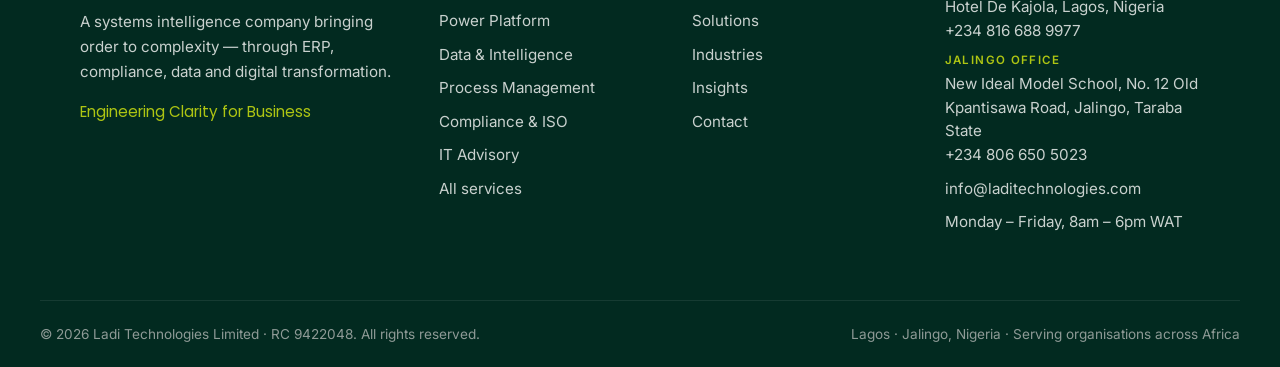
<file: about.html>
<!doctype html>
<html lang="en" class="no-js">
<head>
<meta charset="utf-8">
<meta name="viewport" content="width=device-width, initial-scale=1">
<title>About us | Ladi Technologies</title>
<meta name="description" content="About Ladi Technologies: our mission, vision, values and story — a systems intelligence company bringing order to complexity for organisations across Africa.">
<link rel="canonical" href="https://laditechnologies.com/about">
<meta name="theme-color" content="#003629">
<meta property="og:type" content="website"><meta property="og:site_name" content="Ladi Technologies">
<meta property="og:title" content="About us | Ladi Technologies"><meta property="og:description" content="About Ladi Technologies: our mission, vision, values and story — a systems intelligence company bringing order to complexity for organisations across Africa.">
<meta property="og:url" content="https://laditechnologies.com/about"><meta property="og:image" content="https://laditechnologies.com/assets/img/og-image.png">
<meta name="twitter:card" content="summary_large_image">
<link rel="icon" href="assets/img/favicon.svg" type="image/svg+xml"><link rel="icon" href="assets/img/favicon-32.png" sizes="32x32" type="image/png">
<link rel="apple-touch-icon" href="assets/img/apple-touch-icon.png"><link rel="manifest" href="site.webmanifest">
<link rel="preconnect" href="https://fonts.googleapis.com"><link rel="preconnect" href="https://fonts.gstatic.com" crossorigin>
<link href="https://fonts.googleapis.com/css2?family=Inter:wght@400;500;600&family=Poppins:wght@500;600&display=swap" rel="stylesheet">
<link rel="stylesheet" href="assets/css/styles.css">
<script type="application/ld+json">{"@context": "https://schema.org", "@type": "Organization", "name": "Ladi Technologies Limited", "alternateName": "Ladi Technologies", "url": "https://laditechnologies.com", "logo": "https://laditechnologies.com/assets/img/icon-512.png", "email": "info@laditechnologies.com", "telephone": "+2348166889977", "slogan": "Engineering Clarity for Business", "address": {"@type": "PostalAddress", "streetAddress": "Hotel De Kajola", "addressLocality": "Lagos", "addressCountry": "NG"}, "location": [{"@type": "Place", "name": "Head Office", "telephone": "+2348166889977", "address": {"@type": "PostalAddress", "streetAddress": "Hotel De Kajola", "addressLocality": "Lagos", "addressCountry": "NG"}}, {"@type": "Place", "name": "Jalingo Office", "telephone": "+2348066505023", "address": {"@type": "PostalAddress", "streetAddress": "New Ideal Model School, No. 12 Old Kpantisawa Road", "addressLocality": "Jalingo", "addressRegion": "Taraba State", "addressCountry": "NG"}}], "areaServed": ["Nigeria", "Africa"]}</script>
</head>
<body>
<a class="skip" href="#main">Skip to content</a>
<header class="site-header">
  <div class="band" aria-hidden="true"><i></i><i></i><i></i></div>
  <div class="container nav">
    <a class="brand" href="index.html" aria-label="Ladi Technologies — home"><img src="assets/img/logo.svg" alt="Ladi Technologies" width="102" height="40"></a>
    <button class="menu-toggle" aria-controls="nav-menu" aria-expanded="false" aria-label="Open menu"><svg viewBox="0 0 24 24" fill="none" stroke="currentColor" stroke-width="2" stroke-linecap="round"><path d="M4 7h16M4 12h16M4 17h16"/></svg></button>
    <nav class="nav-menu" id="nav-menu" aria-label="Main">
      <ul class="nav-links"><li><a href="index.html">Home</a></li><li><a href="about.html" aria-current="page">About</a></li><li><a href="services.html">Services</a></li><li><a href="solutions.html">Solutions</a></li><li><a href="industries.html">Industries</a></li><li><a href="insights.html">Insights</a></li><li class="nav-cta"><a class="btn btn-dark" href="contact.html">Get in touch</a></li></ul>
    </nav>
  </div>
</header>
<main id="main">

<section class="page-hero"><div class="container"><div class="breadcrumb"><a href="index.html">Home</a> / About</div><span class="kicker on-dark">About Ladi Technologies</span><h1>We are a systems intelligence company.</h1><p class="lead">A technology innovation and consulting company delivering digital solutions designed to solve real business challenges.</p></div></section>
<section><div class="container split top"><div class="reveal"><span class="kicker">Who we are</span><h2>Clarity, control and confidence to grow.</h2><hr class="accent"></div>
<div class="reveal"><p class="lead">Ladi Technologies Ltd specialises in helping organisations optimise operations, improve decision-making and accelerate growth through technology.</p><p>Our services span the entire business lifecycle — from strategy and process design to software implementation, data analytics, compliance consulting and workforce training. We combine business expertise with advanced technology solutions to help organisations become more efficient, data-driven and competitive.</p></div></div></section>
<section class="bg-paper" style="padding-top:0;background:linear-gradient(#fff 0 0) top/100% 0 no-repeat,var(--paper)"><div class="container"><div class="grid g2" style="padding-top:clamp(64px,9vw,110px)">
<div class="dark reveal" style="padding:40px"><span class="kicker on-dark">Our mission</span><p style="font-family:var(--font-head);font-size:1.35rem;line-height:1.45;color:#fff;margin:0">To empower businesses with innovative technology solutions that improve efficiency, enable smarter decisions, and support sustainable growth.</p></div>
<div class="reveal" style="padding:40px;background:var(--gr)"><span class="kicker on-dark">Our vision</span><p style="font-family:var(--font-head);font-size:1.35rem;line-height:1.45;color:#fff;margin:0">To become a leading technology consulting and digital transformation partner for businesses across Africa.</p></div></div>
<div class="section-head" style="margin-top:80px"><span class="kicker">Core values</span><h2>What we stand for, in every engagement.</h2><hr class="accent"></div><div class="grid g4"><div class="card  reveal"><span class="ic"><svg viewBox="0 0 24 24" aria-hidden="true" fill="none" stroke="currentColor" stroke-width="1.75" stroke-linecap="round" stroke-linejoin="round"><path d="M9 17.5h6M10 21h4"/><path d="M12 3a6 6 0 0 0-3.6 10.8c.7.6 1 1.4 1 2.2v1.5h5.2V16c0-.8.3-1.6 1-2.2A6 6 0 0 0 12 3z"/></svg></span><h3>Innovation</h3><p>We constantly explore smarter ways to solve business problems through technology — never settling for what exists when something better is possible.</p></div><div class="card rule-tq reveal"><span class="ic"><svg viewBox="0 0 24 24" aria-hidden="true" fill="none" stroke="currentColor" stroke-width="1.75" stroke-linecap="round" stroke-linejoin="round"><path d="M12 2.8c-2.6 1.7-5.5 2.9-8.6 3.5-.2 7 2.6 12.2 8.6 15.2 6-3 8.8-8.2 8.6-15.2-3.1-.6-6-1.8-8.6-3.5z"/><path d="m8.4 12.2 2.5 2.5 4.8-5"/></svg></span><h3>Integrity</h3><p>We operate with transparency, honesty and professionalism — in every project, every communication, every relationship.</p></div><div class="card rule-ol reveal"><span class="ic"><svg viewBox="0 0 24 24" aria-hidden="true" fill="none" stroke="currentColor" stroke-width="1.75" stroke-linecap="round" stroke-linejoin="round"><circle cx="12" cy="12" r="9"/><circle cx="12" cy="12" r="5"/><circle cx="12" cy="12" r="1.2"/></svg></span><h3>Excellence</h3><p>We are committed to delivering high-quality solutions and measurable results — our work is only complete when your business has improved.</p></div><div class="card rule-sl reveal"><span class="ic"><svg viewBox="0 0 24 24" aria-hidden="true" fill="none" stroke="currentColor" stroke-width="1.75" stroke-linecap="round" stroke-linejoin="round"><path d="M2.5 11.5 6 8l3 1 3-2.2 2.8 1.2L21.5 11.5"/><path d="m6 8-.5 6.5L10 18.5c.7.6 1.6.6 2.2 0l5.3-5.3"/><path d="m9 9 3.5 3.5M11.5 16 8 12.6M14 14.5l-3-3"/></svg></span><h3>Collaboration</h3><p>We work closely with clients to understand their needs and build lasting partnerships — we don’t deliver systems; we build capability together.</p></div></div></div></section>
<section class="dark pattern-bg" style="--pat:url('../img/pattern-04.svg');--pat-size:520px;--pat-op:.3"><div class="container split"><div class="reveal"><span class="kicker">Our story</span><h2>Why Ladi was built.</h2><hr class="accent"><p class="lead">Businesses don’t fail because of lack of effort. They fail because of fragmented systems, unclear processes, and risks no one can see.</p><p>Ladi Technologies was built to fix that — not with more software, but with systems intelligence. We believe every organisation deserves to understand itself: to see its own patterns and to control its own future.</p></div>
<div class="reveal"><span class="quote-mark">“</span><p class="quote">We design, build and embed systems that don’t just work — they make your business make sense.</p><p class="muted" style="margin-top:18px">— Ladi Technologies Limited · Est. Lagos, Nigeria</p></div></div></section>
<section><div class="container"><div class="section-head"><span class="kicker">Our approach</span><h2>Across the entire business lifecycle.</h2><hr class="accent"></div><div class="lifecycle"><div class="lc reveal"><span class="ic "><svg viewBox="0 0 24 24" aria-hidden="true" fill="none" stroke="currentColor" stroke-width="1.75" stroke-linecap="round" stroke-linejoin="round"><circle cx="12" cy="12" r="9"/><circle cx="12" cy="12" r="5"/><circle cx="12" cy="12" r="1.2"/></svg></span><h4>Strategy</h4><p>Advisory and roadmaps aligned to business goals.</p></div><div class="lc reveal"><span class="ic "><svg viewBox="0 0 24 24" aria-hidden="true" fill="none" stroke="currentColor" stroke-width="1.75" stroke-linecap="round" stroke-linejoin="round"><path d="M6 2.8h8.2L19 7.6V20a1.2 1.2 0 0 1-1.2 1.2H6A1.2 1.2 0 0 1 4.8 20V4A1.2 1.2 0 0 1 6 2.8z"/><path d="M14 3v5h5M8.5 12.5h7M8.5 16.5h7"/></svg></span><h4>Process design</h4><p>Mapping, SOPs and workflows worth automating.</p></div><div class="lc reveal"><span class="ic gr"><svg viewBox="0 0 24 24" aria-hidden="true" fill="none" stroke="currentColor" stroke-width="1.75" stroke-linecap="round" stroke-linejoin="round"><path d="M12 3 2.5 8 12 13l9.5-5z"/><path d="m2.5 12.5 9.5 5 9.5-5"/><path d="m2.5 16.8 9.5 4.7 9.5-4.7"/></svg></span><h4>Implementation</h4><p>Configuration, integration and data migration.</p></div><div class="lc reveal"><span class="ic gr"><svg viewBox="0 0 24 24" aria-hidden="true" fill="none" stroke="currentColor" stroke-width="1.75" stroke-linecap="round" stroke-linejoin="round"><path d="M3.5 20.5h17"/><rect x="5.5" y="11" width="3" height="7" rx=".6"/><rect x="10.5" y="7" width="3" height="11" rx=".6"/><rect x="15.5" y="4" width="3" height="14" rx=".6"/></svg></span><h4>Data & analytics</h4><p>Reporting and dashboards for real-time visibility.</p></div><div class="lc reveal"><span class="ic ol"><svg viewBox="0 0 24 24" aria-hidden="true" fill="none" stroke="currentColor" stroke-width="1.75" stroke-linecap="round" stroke-linejoin="round"><path d="M12 2.8c-2.6 1.7-5.5 2.9-8.6 3.5-.2 7 2.6 12.2 8.6 15.2 6-3 8.8-8.2 8.6-15.2-3.1-.6-6-1.8-8.6-3.5z"/><path d="m8.4 12.2 2.5 2.5 4.8-5"/></svg></span><h4>Compliance</h4><p>Standards embedded as everyday habits.</p></div><div class="lc reveal"><span class="ic ol"><svg viewBox="0 0 24 24" aria-hidden="true" fill="none" stroke="currentColor" stroke-width="1.75" stroke-linecap="round" stroke-linejoin="round"><path d="M12 4.5 2 9.5l10 5 10-5z"/><path d="M6 11.5v5c1.6 1.6 3.6 2.4 6 2.4s4.4-.8 6-2.4v-5M22 9.5v6"/></svg></span><h4>Training</h4><p>Capability transfer and ongoing support.</p></div></div></div></section>
<section class="bg-paper"><div class="container"><div class="section-head"><span class="kicker">Why Ladi Technologies</span><h2>A different kind of technology partner.</h2><hr class="accent"></div><div class="grid g3"><div class="reveal" style="border-top:1px solid var(--cloud);padding-top:20px"><b style="font-family:var(--font-head);color:var(--ol);font-size:1.4rem">01</b><h3 style="margin-top:6px">Business value, not just software</h3><p class="muted">We measure success by how much your business improves — efficiency, decisions and growth.</p></div><div class="reveal" style="border-top:1px solid var(--cloud);padding-top:20px"><b style="font-family:var(--font-head);color:var(--ol);font-size:1.4rem">02</b><h3 style="margin-top:6px">Strategy first, tools second</h3><p class="muted">Every recommendation starts with your goals, not the latest technology trend.</p></div><div class="reveal" style="border-top:1px solid var(--cloud);padding-top:20px"><b style="font-family:var(--font-head);color:var(--ol);font-size:1.4rem">03</b><h3 style="margin-top:6px">Platform-agnostic advice</h3><p class="muted">Vendor-neutral evaluation across Odoo, Microsoft, SAP and Zoho — then deep implementation.</p></div><div class="reveal" style="border-top:1px solid var(--cloud);padding-top:20px"><b style="font-family:var(--font-head);color:var(--ol);font-size:1.4rem">04</b><h3 style="margin-top:6px">One integrated partner</h3><p class="muted">Systems, data, process, compliance, training and brand under one roof.</p></div><div class="reveal" style="border-top:1px solid var(--cloud);padding-top:20px"><b style="font-family:var(--font-head);color:var(--ol);font-size:1.4rem">05</b><h3 style="margin-top:6px">Compliance as a habit</h3><p class="muted">Audit-readiness embedded in daily operations, not a one-off exercise.</p></div><div class="reveal" style="border-top:1px solid var(--cloud);padding-top:20px"><b style="font-family:var(--font-head);color:var(--ol);font-size:1.4rem">06</b><h3 style="margin-top:6px">Capability that stays</h3><p class="muted">Training that builds self-sufficient teams able to run and grow their own systems.</p></div></div></div></section>
<section class="cta"><div class="container"><div><span class="kicker on-dark">Ready to begin?</span><h2>Ready to work together?</h2><p class="lead" style="color:var(--silver);margin-top:14px">Every engagement starts with understanding your business — not selling our services.</p></div>
<div class="btn-row" style="margin:0"><a class="btn btn-primary" href="contact.html">Start a conversation <svg viewBox="0 0 24 24" aria-hidden="true" fill="none" stroke="currentColor" stroke-width="1.75" stroke-linecap="round" stroke-linejoin="round"><path d="M4 12h15.5M14 6.5l5.5 5.5-5.5 5.5"/></svg></a><a class="btn btn-ghost" style="color:#fff" href="services.html">View services</a></div></div></section>
</main>
<footer class="site-footer">
  <div class="container footer-grid">
    <div><img src="assets/img/logo-reverse.svg" alt="Ladi Technologies" width="112" height="44">
      <p>A systems intelligence company bringing order to complexity — through ERP, compliance, data and digital transformation.</p>
      <p class="tagline">Engineering Clarity for Business</p></div>
    <div><h4>Services</h4><ul><li><a href="services.html#enterprise-software">Enterprise Software</a></li><li><a href="services.html#power-platform">Power Platform</a></li><li><a href="services.html#data-intelligence">Data & Intelligence</a></li><li><a href="services.html#process-management">Process Management</a></li><li><a href="services.html#compliance-iso">Compliance & ISO</a></li><li><a href="services.html#it-advisory">IT Advisory</a></li><li><a href="services.html">All services</a></li></ul></div>
    <div><h4>Company</h4><ul><li><a href="about.html">About us</a></li><li><a href="solutions.html">Solutions</a></li><li><a href="industries.html">Industries</a></li><li><a href="insights.html">Insights</a></li><li><a href="contact.html">Contact</a></li></ul></div>
    <div><h4>Contact</h4><ul><li><span class="ftr-k">Head Office</span>Hotel De Kajola, Lagos, Nigeria<br><a href="tel:+2348166889977">+234 816 688 9977</a></li><li><span class="ftr-k">Jalingo Office</span>New Ideal Model School, No. 12 Old Kpantisawa Road, Jalingo, Taraba State<br><a href="tel:+2348066505023">+234 806 650 5023</a></li><li><a href="mailto:info@laditechnologies.com">info@laditechnologies.com</a></li><li>Monday – Friday, 8am – 6pm WAT</li></ul></div>
  </div>
  <div class="container footer-bottom"><span>© <span id="year">2026</span> Ladi Technologies Limited · RC 9422048. All rights reserved.</span><span>Lagos · Jalingo, Nigeria · Serving organisations across Africa</span></div>
</footer>
<script src="assets/js/main.js" defer></script>
</body>
</html>
</file>
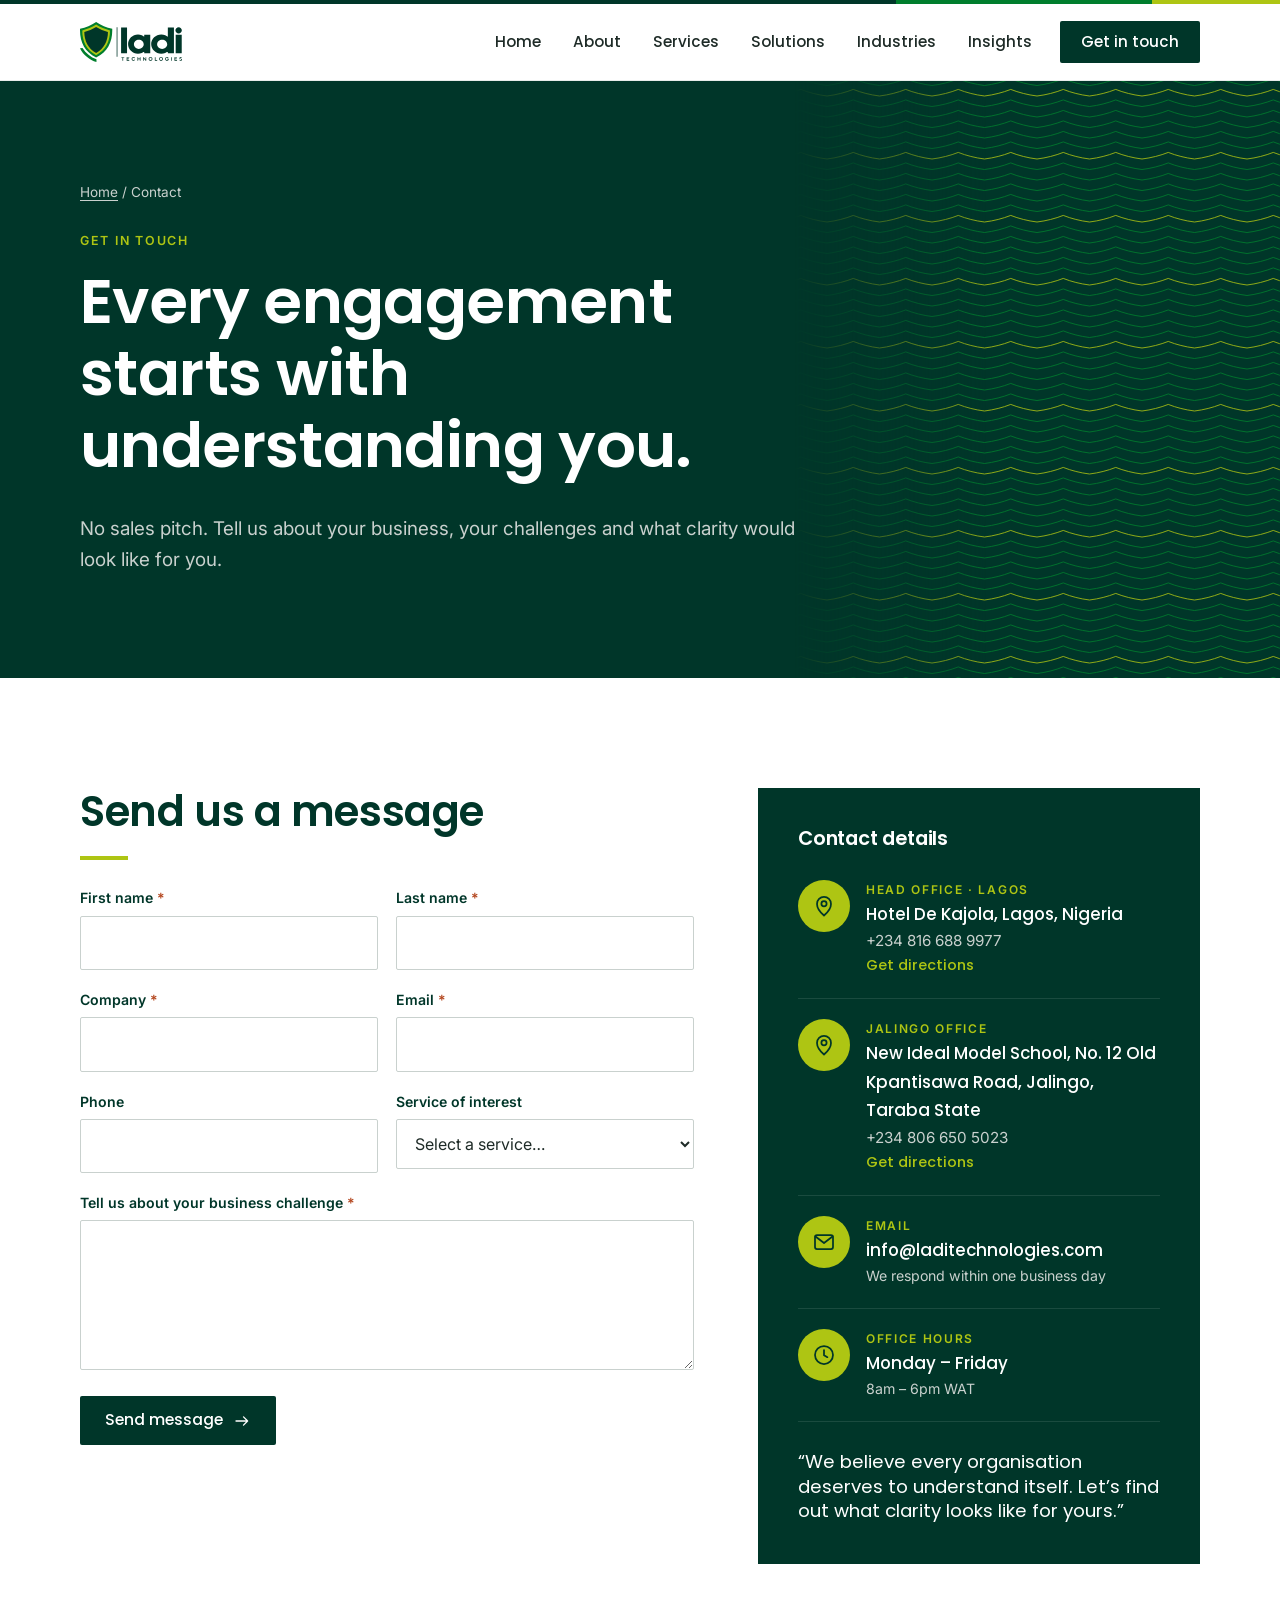
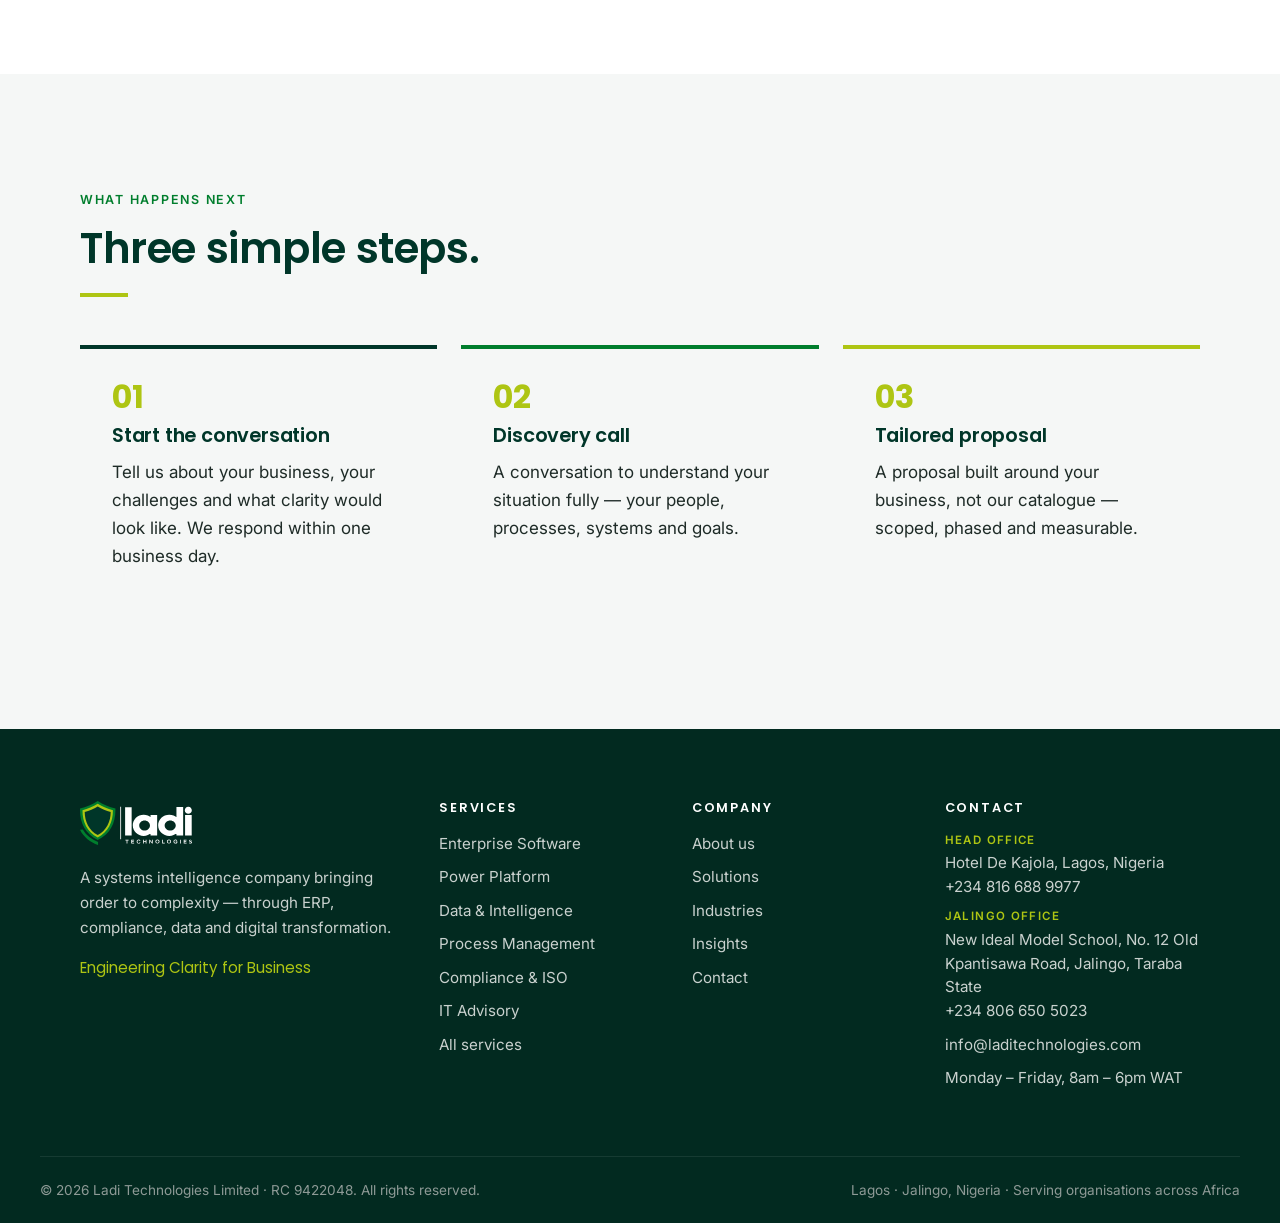
<file: contact.html>
<!doctype html>
<html lang="en" class="no-js">
<head>
<meta charset="utf-8">
<meta name="viewport" content="width=device-width, initial-scale=1">
<title>Contact | Ladi Technologies</title>
<meta name="description" content="Contact Ladi Technologies — Head Office: Hotel De Kajola, Lagos (+234 816 688 9977) · Jalingo Office: No. 12 Old Kpantisawa Road, Jalingo, Taraba State (+234 806 650 5023) · info@laditechnologies.com.">
<link rel="canonical" href="https://laditechnologies.com/contact">
<meta name="theme-color" content="#003629">
<meta property="og:type" content="website"><meta property="og:site_name" content="Ladi Technologies">
<meta property="og:title" content="Contact | Ladi Technologies"><meta property="og:description" content="Contact Ladi Technologies — Head Office: Hotel De Kajola, Lagos (+234 816 688 9977) · Jalingo Office: No. 12 Old Kpantisawa Road, Jalingo, Taraba State (+234 806 650 5023) · info@laditechnologies.com.">
<meta property="og:url" content="https://laditechnologies.com/contact"><meta property="og:image" content="https://laditechnologies.com/assets/img/og-image.png">
<meta name="twitter:card" content="summary_large_image">
<link rel="icon" href="assets/img/favicon.svg" type="image/svg+xml"><link rel="icon" href="assets/img/favicon-32.png" sizes="32x32" type="image/png">
<link rel="apple-touch-icon" href="assets/img/apple-touch-icon.png"><link rel="manifest" href="site.webmanifest">
<link rel="preconnect" href="https://fonts.googleapis.com"><link rel="preconnect" href="https://fonts.gstatic.com" crossorigin>
<link href="https://fonts.googleapis.com/css2?family=Inter:wght@400;500;600&family=Poppins:wght@500;600&display=swap" rel="stylesheet">
<link rel="stylesheet" href="assets/css/styles.css">
<script type="application/ld+json">{"@context": "https://schema.org", "@type": "Organization", "name": "Ladi Technologies Limited", "alternateName": "Ladi Technologies", "url": "https://laditechnologies.com", "logo": "https://laditechnologies.com/assets/img/icon-512.png", "email": "info@laditechnologies.com", "telephone": "+2348166889977", "slogan": "Engineering Clarity for Business", "address": {"@type": "PostalAddress", "streetAddress": "Hotel De Kajola", "addressLocality": "Lagos", "addressCountry": "NG"}, "location": [{"@type": "Place", "name": "Head Office", "telephone": "+2348166889977", "address": {"@type": "PostalAddress", "streetAddress": "Hotel De Kajola", "addressLocality": "Lagos", "addressCountry": "NG"}}, {"@type": "Place", "name": "Jalingo Office", "telephone": "+2348066505023", "address": {"@type": "PostalAddress", "streetAddress": "New Ideal Model School, No. 12 Old Kpantisawa Road", "addressLocality": "Jalingo", "addressRegion": "Taraba State", "addressCountry": "NG"}}], "areaServed": ["Nigeria", "Africa"]}</script>
</head>
<body>
<a class="skip" href="#main">Skip to content</a>
<header class="site-header">
  <div class="band" aria-hidden="true"><i></i><i></i><i></i></div>
  <div class="container nav">
    <a class="brand" href="index.html" aria-label="Ladi Technologies — home"><img src="assets/img/logo.svg" alt="Ladi Technologies" width="102" height="40"></a>
    <button class="menu-toggle" aria-controls="nav-menu" aria-expanded="false" aria-label="Open menu"><svg viewBox="0 0 24 24" fill="none" stroke="currentColor" stroke-width="2" stroke-linecap="round"><path d="M4 7h16M4 12h16M4 17h16"/></svg></button>
    <nav class="nav-menu" id="nav-menu" aria-label="Main">
      <ul class="nav-links"><li><a href="index.html">Home</a></li><li><a href="about.html">About</a></li><li><a href="services.html">Services</a></li><li><a href="solutions.html">Solutions</a></li><li><a href="industries.html">Industries</a></li><li><a href="insights.html">Insights</a></li><li class="nav-cta"><a class="btn btn-dark" href="contact.html" aria-current="page">Get in touch</a></li></ul>
    </nav>
  </div>
</header>
<main id="main">

<section class="page-hero"><div class="container"><div class="breadcrumb"><a href="index.html">Home</a> / Contact</div><span class="kicker on-dark">Get in touch</span><h1>Every engagement starts with understanding you.</h1><p class="lead">No sales pitch. Tell us about your business, your challenges and what clarity would look like for you.</p></div></section>
<section><div class="container split top contact-split">
<div class="reveal"><h2>Send us a message</h2><hr class="accent">
<form class="form" id="contact-form" novalidate>
 <div><label for="first">First name <span class="req">*</span></label><input id="first" name="first" autocomplete="given-name" required></div>
 <div><label for="last">Last name <span class="req">*</span></label><input id="last" name="last" autocomplete="family-name" required></div>
 <div><label for="company">Company <span class="req">*</span></label><input id="company" name="company" autocomplete="organization" required></div>
 <div><label for="email">Email <span class="req">*</span></label><input id="email" name="email" type="email" autocomplete="email" required></div>
 <div><label for="phone">Phone</label><input id="phone" name="phone" type="tel" autocomplete="tel"></div>
 <div><label for="service">Service of interest</label><select id="service" name="service"><option value="">Select a service…</option><option>Enterprise Software / ERP</option><option>Power Platform (Power BI, Apps, Automate)</option><option>Data & Business Intelligence</option><option>Business Process Management</option><option>Compliance & ISO Consulting</option><option>IT Advisory & Digital Transformation</option><option>Training & Capacity Development</option><option>Branding & Corporate Identity</option><option>Not sure — need advisory</option></select></div>
 <div class="full"><label for="message">Tell us about your business challenge <span class="req">*</span></label><textarea id="message" name="message" required></textarea></div>
 <div class="full"><button class="btn btn-dark" type="submit">Send message <svg viewBox="0 0 24 24" aria-hidden="true" fill="none" stroke="currentColor" stroke-width="1.75" stroke-linecap="round" stroke-linejoin="round"><path d="M4 12h15.5M14 6.5l5.5 5.5-5.5 5.5"/></svg></button></div>
 <div class="form-status" id="form-status" role="status" aria-live="polite"></div>
</form></div>
<aside class="dark reveal" style="padding:40px">
 <h3>Contact details</h3>
 <ul class="contact-list">
  <li><span class="ic ol"><svg viewBox="0 0 24 24" aria-hidden="true" fill="none" stroke="currentColor" stroke-width="1.75" stroke-linecap="round" stroke-linejoin="round"><path d="M12 21.5s-7-6.1-7-11.6a7 7 0 0 1 14 0c0 5.5-7 11.6-7 11.6z"/><circle cx="12" cy="9.8" r="2.6"/></svg></span><div><div class="k">Head Office · Lagos</div><b>Hotel De Kajola, Lagos, Nigeria</b><small><a href="tel:+2348166889977" style="font-size:.95rem;font-family:var(--font-body);font-weight:400;color:var(--silver)">+234 816 688 9977</a></small><small><a style="font-size:.9rem;color:var(--ol)" href="https://www.google.com/maps/search/?api=1&amp;query=Hotel+De+Kajola+Lagos+Nigeria" target="_blank" rel="noopener">Get directions</a></small></div></li>
  <li><span class="ic ol"><svg viewBox="0 0 24 24" aria-hidden="true" fill="none" stroke="currentColor" stroke-width="1.75" stroke-linecap="round" stroke-linejoin="round"><path d="M12 21.5s-7-6.1-7-11.6a7 7 0 0 1 14 0c0 5.5-7 11.6-7 11.6z"/><circle cx="12" cy="9.8" r="2.6"/></svg></span><div><div class="k">Jalingo Office</div><b>New Ideal Model School, No. 12 Old Kpantisawa Road, Jalingo, Taraba State</b><small><a href="tel:+2348066505023" style="font-size:.95rem;font-family:var(--font-body);font-weight:400;color:var(--silver)">+234 806 650 5023</a></small><small><a style="font-size:.9rem;color:var(--ol)" href="https://www.google.com/maps/search/?api=1&amp;query=Old+Kpantisawa+Road+Jalingo+Taraba+State" target="_blank" rel="noopener">Get directions</a></small></div></li>
  <li><span class="ic ol"><svg viewBox="0 0 24 24" aria-hidden="true" fill="none" stroke="currentColor" stroke-width="1.75" stroke-linecap="round" stroke-linejoin="round"><rect x="3" y="5" width="18" height="14" rx="2"/><path d="M3.5 6.5 12 13l8.5-6.5"/></svg></span><div><div class="k">Email</div><a href="mailto:info@laditechnologies.com">info@laditechnologies.com</a><small>We respond within one business day</small></div></li>
  <li><span class="ic ol"><svg viewBox="0 0 24 24" aria-hidden="true" fill="none" stroke="currentColor" stroke-width="1.75" stroke-linecap="round" stroke-linejoin="round"><circle cx="12" cy="12" r="9"/><path d="M12 7v5.2l3.4 2"/></svg></span><div><div class="k">Office hours</div><b>Monday – Friday</b><small>8am – 6pm WAT</small></div></li>
 </ul>
 <p class="quote" style="font-size:1.15rem;margin-top:28px;max-width:none">“We believe every organisation deserves to understand itself. Let’s find out what clarity looks like for yours.”</p>
</aside></div></section>
<section class="bg-paper"><div class="container"><div class="section-head"><span class="kicker">What happens next</span><h2>Three simple steps.</h2><hr class="accent"></div><div class="steps"><div class="step reveal"><b>01</b><h3>Start the conversation</h3><p>Tell us about your business, your challenges and what clarity would look like. We respond within one business day.</p></div><div class="step reveal"><b>02</b><h3>Discovery call</h3><p>A conversation to understand your situation fully — your people, processes, systems and goals.</p></div><div class="step reveal"><b>03</b><h3>Tailored proposal</h3><p>A proposal built around your business, not our catalogue — scoped, phased and measurable.</p></div></div></div></section>
</main>
<footer class="site-footer">
  <div class="container footer-grid">
    <div><img src="assets/img/logo-reverse.svg" alt="Ladi Technologies" width="112" height="44">
      <p>A systems intelligence company bringing order to complexity — through ERP, compliance, data and digital transformation.</p>
      <p class="tagline">Engineering Clarity for Business</p></div>
    <div><h4>Services</h4><ul><li><a href="services.html#enterprise-software">Enterprise Software</a></li><li><a href="services.html#power-platform">Power Platform</a></li><li><a href="services.html#data-intelligence">Data & Intelligence</a></li><li><a href="services.html#process-management">Process Management</a></li><li><a href="services.html#compliance-iso">Compliance & ISO</a></li><li><a href="services.html#it-advisory">IT Advisory</a></li><li><a href="services.html">All services</a></li></ul></div>
    <div><h4>Company</h4><ul><li><a href="about.html">About us</a></li><li><a href="solutions.html">Solutions</a></li><li><a href="industries.html">Industries</a></li><li><a href="insights.html">Insights</a></li><li><a href="contact.html">Contact</a></li></ul></div>
    <div><h4>Contact</h4><ul><li><span class="ftr-k">Head Office</span>Hotel De Kajola, Lagos, Nigeria<br><a href="tel:+2348166889977">+234 816 688 9977</a></li><li><span class="ftr-k">Jalingo Office</span>New Ideal Model School, No. 12 Old Kpantisawa Road, Jalingo, Taraba State<br><a href="tel:+2348066505023">+234 806 650 5023</a></li><li><a href="mailto:info@laditechnologies.com">info@laditechnologies.com</a></li><li>Monday – Friday, 8am – 6pm WAT</li></ul></div>
  </div>
  <div class="container footer-bottom"><span>© <span id="year">2026</span> Ladi Technologies Limited · RC 9422048. All rights reserved.</span><span>Lagos · Jalingo, Nigeria · Serving organisations across Africa</span></div>
</footer>
<script src="assets/js/main.js" defer></script>
</body>
</html>
</file>
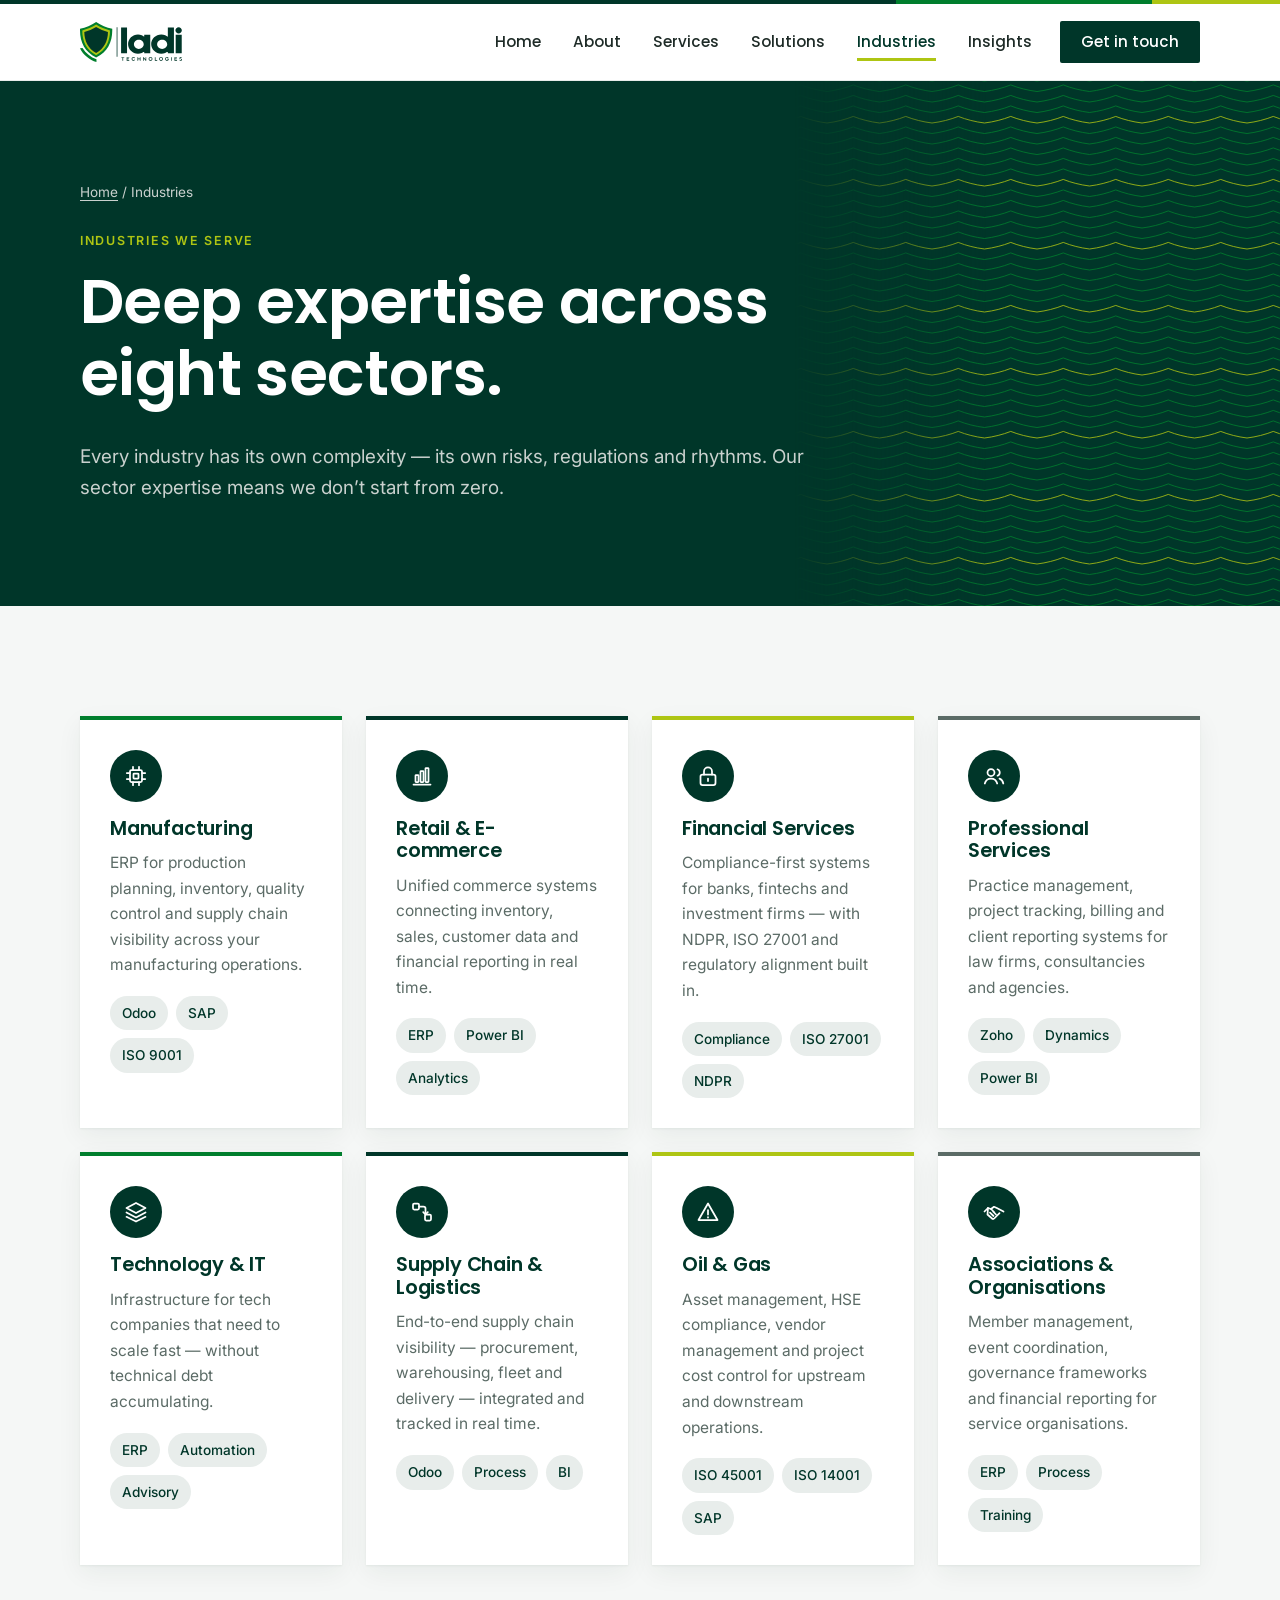
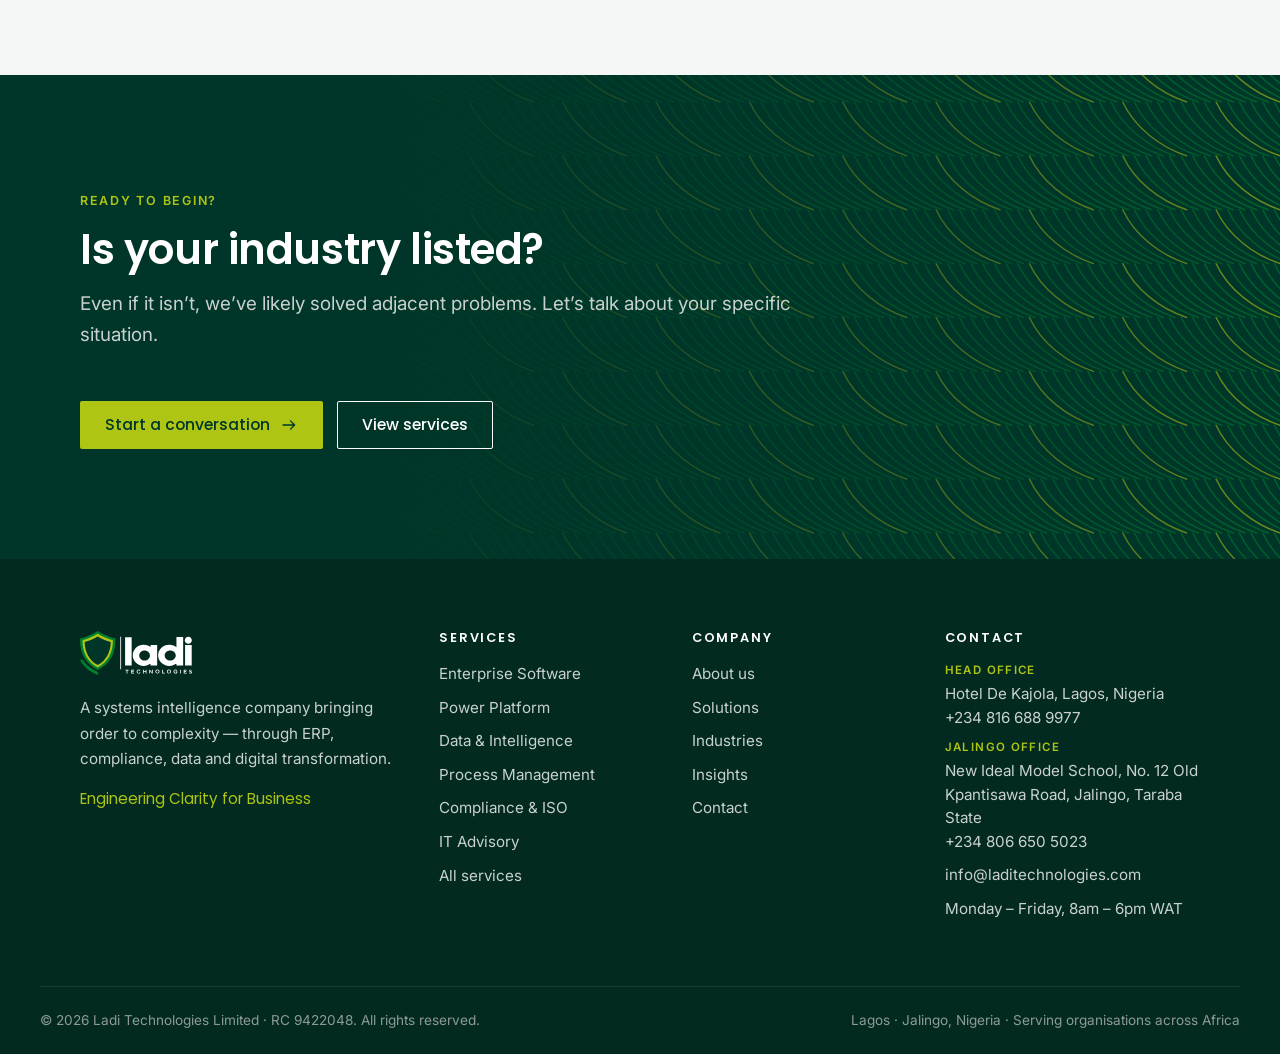
<file: industries.html>
<!doctype html>
<html lang="en" class="no-js">
<head>
<meta charset="utf-8">
<meta name="viewport" content="width=device-width, initial-scale=1">
<title>Industries | Ladi Technologies</title>
<meta name="description" content="Systems, compliance and data solutions for manufacturing, retail, financial services, professional services, technology, logistics, oil &amp; gas and associations.">
<link rel="canonical" href="https://laditechnologies.com/industries">
<meta name="theme-color" content="#003629">
<meta property="og:type" content="website"><meta property="og:site_name" content="Ladi Technologies">
<meta property="og:title" content="Industries | Ladi Technologies"><meta property="og:description" content="Systems, compliance and data solutions for manufacturing, retail, financial services, professional services, technology, logistics, oil &amp; gas and associations.">
<meta property="og:url" content="https://laditechnologies.com/industries"><meta property="og:image" content="https://laditechnologies.com/assets/img/og-image.png">
<meta name="twitter:card" content="summary_large_image">
<link rel="icon" href="assets/img/favicon.svg" type="image/svg+xml"><link rel="icon" href="assets/img/favicon-32.png" sizes="32x32" type="image/png">
<link rel="apple-touch-icon" href="assets/img/apple-touch-icon.png"><link rel="manifest" href="site.webmanifest">
<link rel="preconnect" href="https://fonts.googleapis.com"><link rel="preconnect" href="https://fonts.gstatic.com" crossorigin>
<link href="https://fonts.googleapis.com/css2?family=Inter:wght@400;500;600&family=Poppins:wght@500;600&display=swap" rel="stylesheet">
<link rel="stylesheet" href="assets/css/styles.css">
<script type="application/ld+json">{"@context": "https://schema.org", "@type": "Organization", "name": "Ladi Technologies Limited", "alternateName": "Ladi Technologies", "url": "https://laditechnologies.com", "logo": "https://laditechnologies.com/assets/img/icon-512.png", "email": "info@laditechnologies.com", "telephone": "+2348166889977", "slogan": "Engineering Clarity for Business", "address": {"@type": "PostalAddress", "streetAddress": "Hotel De Kajola", "addressLocality": "Lagos", "addressCountry": "NG"}, "location": [{"@type": "Place", "name": "Head Office", "telephone": "+2348166889977", "address": {"@type": "PostalAddress", "streetAddress": "Hotel De Kajola", "addressLocality": "Lagos", "addressCountry": "NG"}}, {"@type": "Place", "name": "Jalingo Office", "telephone": "+2348066505023", "address": {"@type": "PostalAddress", "streetAddress": "New Ideal Model School, No. 12 Old Kpantisawa Road", "addressLocality": "Jalingo", "addressRegion": "Taraba State", "addressCountry": "NG"}}], "areaServed": ["Nigeria", "Africa"]}</script>
</head>
<body>
<a class="skip" href="#main">Skip to content</a>
<header class="site-header">
  <div class="band" aria-hidden="true"><i></i><i></i><i></i></div>
  <div class="container nav">
    <a class="brand" href="index.html" aria-label="Ladi Technologies — home"><img src="assets/img/logo.svg" alt="Ladi Technologies" width="102" height="40"></a>
    <button class="menu-toggle" aria-controls="nav-menu" aria-expanded="false" aria-label="Open menu"><svg viewBox="0 0 24 24" fill="none" stroke="currentColor" stroke-width="2" stroke-linecap="round"><path d="M4 7h16M4 12h16M4 17h16"/></svg></button>
    <nav class="nav-menu" id="nav-menu" aria-label="Main">
      <ul class="nav-links"><li><a href="index.html">Home</a></li><li><a href="about.html">About</a></li><li><a href="services.html">Services</a></li><li><a href="solutions.html">Solutions</a></li><li><a href="industries.html" aria-current="page">Industries</a></li><li><a href="insights.html">Insights</a></li><li class="nav-cta"><a class="btn btn-dark" href="contact.html">Get in touch</a></li></ul>
    </nav>
  </div>
</header>
<main id="main">

<section class="page-hero"><div class="container"><div class="breadcrumb"><a href="index.html">Home</a> / Industries</div><span class="kicker on-dark">Industries we serve</span><h1>Deep expertise across eight sectors.</h1><p class="lead">Every industry has its own complexity — its own risks, regulations and rhythms. Our sector expertise means we don’t start from zero.</p></div></section>
<section class="bg-paper"><div class="container"><div class="grid g4"><div class="card white  reveal"><span class="ic"><svg viewBox="0 0 24 24" aria-hidden="true" fill="none" stroke="currentColor" stroke-width="1.75" stroke-linecap="round" stroke-linejoin="round"><rect x="6" y="6" width="12" height="12" rx="1.5"/><rect x="9.5" y="9.5" width="5" height="5" rx=".6"/><path d="M9 2.8V6M15 2.8V6M9 18v3.2M15 18v3.2M2.8 9H6M2.8 15H6M18 9h3.2M18 15h3.2"/></svg></span><h3>Manufacturing</h3><p>ERP for production planning, inventory, quality control and supply chain visibility across your manufacturing operations.</p><div class="chips" style="margin-top:18px"><span class="chip">Odoo</span><span class="chip">SAP</span><span class="chip">ISO 9001</span></div></div><div class="card white rule-tq reveal"><span class="ic"><svg viewBox="0 0 24 24" aria-hidden="true" fill="none" stroke="currentColor" stroke-width="1.75" stroke-linecap="round" stroke-linejoin="round"><path d="M3.5 20.5h17"/><rect x="5.5" y="11" width="3" height="7" rx=".6"/><rect x="10.5" y="7" width="3" height="11" rx=".6"/><rect x="15.5" y="4" width="3" height="14" rx=".6"/></svg></span><h3>Retail & E-commerce</h3><p>Unified commerce systems connecting inventory, sales, customer data and financial reporting in real time.</p><div class="chips" style="margin-top:18px"><span class="chip">ERP</span><span class="chip">Power BI</span><span class="chip">Analytics</span></div></div><div class="card white rule-ol reveal"><span class="ic"><svg viewBox="0 0 24 24" aria-hidden="true" fill="none" stroke="currentColor" stroke-width="1.75" stroke-linecap="round" stroke-linejoin="round"><rect x="4.5" y="10.5" width="15" height="10.5" rx="2"/><path d="M8 10.5V7.5a4 4 0 0 1 8 0v3M12 14.5v2.5"/></svg></span><h3>Financial Services</h3><p>Compliance-first systems for banks, fintechs and investment firms — with NDPR, ISO 27001 and regulatory alignment built in.</p><div class="chips" style="margin-top:18px"><span class="chip">Compliance</span><span class="chip">ISO 27001</span><span class="chip">NDPR</span></div></div><div class="card white rule-sl reveal"><span class="ic"><svg viewBox="0 0 24 24" aria-hidden="true" fill="none" stroke="currentColor" stroke-width="1.75" stroke-linecap="round" stroke-linejoin="round"><circle cx="9" cy="8.5" r="3.5"/><path d="M2.8 19.5c.8-3.3 3.2-5 6.2-5s5.4 1.7 6.2 5"/><path d="M15.5 5.3a3.4 3.4 0 0 1 0 6.4M17.5 14.6c2 .6 3.3 2.2 3.8 4.9"/></svg></span><h3>Professional Services</h3><p>Practice management, project tracking, billing and client reporting systems for law firms, consultancies and agencies.</p><div class="chips" style="margin-top:18px"><span class="chip">Zoho</span><span class="chip">Dynamics</span><span class="chip">Power BI</span></div></div><div class="card white  reveal"><span class="ic"><svg viewBox="0 0 24 24" aria-hidden="true" fill="none" stroke="currentColor" stroke-width="1.75" stroke-linecap="round" stroke-linejoin="round"><path d="M12 3 2.5 8 12 13l9.5-5z"/><path d="m2.5 12.5 9.5 5 9.5-5"/><path d="m2.5 16.8 9.5 4.7 9.5-4.7"/></svg></span><h3>Technology & IT</h3><p>Infrastructure for tech companies that need to scale fast — without technical debt accumulating.</p><div class="chips" style="margin-top:18px"><span class="chip">ERP</span><span class="chip">Automation</span><span class="chip">Advisory</span></div></div><div class="card white rule-tq reveal"><span class="ic"><svg viewBox="0 0 24 24" aria-hidden="true" fill="none" stroke="currentColor" stroke-width="1.75" stroke-linecap="round" stroke-linejoin="round"><rect x="3" y="3.5" width="6" height="6" rx="1.2"/><rect x="15" y="14.5" width="6" height="6" rx="1.2"/><path d="M9 6.5h4.5a2 2 0 0 1 2 2v6"/><path d="m13.2 12.2 2.3 2.3 2.3-2.3"/></svg></span><h3>Supply Chain & Logistics</h3><p>End-to-end supply chain visibility — procurement, warehousing, fleet and delivery — integrated and tracked in real time.</p><div class="chips" style="margin-top:18px"><span class="chip">Odoo</span><span class="chip">Process</span><span class="chip">BI</span></div></div><div class="card white rule-ol reveal"><span class="ic"><svg viewBox="0 0 24 24" aria-hidden="true" fill="none" stroke="currentColor" stroke-width="1.75" stroke-linecap="round" stroke-linejoin="round"><path d="M12 3.5 2.5 20h19z"/><path d="M12 10v4.5M12 17.2v.3"/></svg></span><h3>Oil & Gas</h3><p>Asset management, HSE compliance, vendor management and project cost control for upstream and downstream operations.</p><div class="chips" style="margin-top:18px"><span class="chip">ISO 45001</span><span class="chip">ISO 14001</span><span class="chip">SAP</span></div></div><div class="card white rule-sl reveal"><span class="ic"><svg viewBox="0 0 24 24" aria-hidden="true" fill="none" stroke="currentColor" stroke-width="1.75" stroke-linecap="round" stroke-linejoin="round"><path d="M2.5 11.5 6 8l3 1 3-2.2 2.8 1.2L21.5 11.5"/><path d="m6 8-.5 6.5L10 18.5c.7.6 1.6.6 2.2 0l5.3-5.3"/><path d="m9 9 3.5 3.5M11.5 16 8 12.6M14 14.5l-3-3"/></svg></span><h3>Associations & Organisations</h3><p>Member management, event coordination, governance frameworks and financial reporting for service organisations.</p><div class="chips" style="margin-top:18px"><span class="chip">ERP</span><span class="chip">Process</span><span class="chip">Training</span></div></div></div></div></section>
<section class="cta"><div class="container"><div><span class="kicker on-dark">Ready to begin?</span><h2>Is your industry listed?</h2><p class="lead" style="color:var(--silver);margin-top:14px">Even if it isn’t, we’ve likely solved adjacent problems. Let’s talk about your specific situation.</p></div>
<div class="btn-row" style="margin:0"><a class="btn btn-primary" href="contact.html">Start a conversation <svg viewBox="0 0 24 24" aria-hidden="true" fill="none" stroke="currentColor" stroke-width="1.75" stroke-linecap="round" stroke-linejoin="round"><path d="M4 12h15.5M14 6.5l5.5 5.5-5.5 5.5"/></svg></a><a class="btn btn-ghost" style="color:#fff" href="services.html">View services</a></div></div></section>
</main>
<footer class="site-footer">
  <div class="container footer-grid">
    <div><img src="assets/img/logo-reverse.svg" alt="Ladi Technologies" width="112" height="44">
      <p>A systems intelligence company bringing order to complexity — through ERP, compliance, data and digital transformation.</p>
      <p class="tagline">Engineering Clarity for Business</p></div>
    <div><h4>Services</h4><ul><li><a href="services.html#enterprise-software">Enterprise Software</a></li><li><a href="services.html#power-platform">Power Platform</a></li><li><a href="services.html#data-intelligence">Data & Intelligence</a></li><li><a href="services.html#process-management">Process Management</a></li><li><a href="services.html#compliance-iso">Compliance & ISO</a></li><li><a href="services.html#it-advisory">IT Advisory</a></li><li><a href="services.html">All services</a></li></ul></div>
    <div><h4>Company</h4><ul><li><a href="about.html">About us</a></li><li><a href="solutions.html">Solutions</a></li><li><a href="industries.html">Industries</a></li><li><a href="insights.html">Insights</a></li><li><a href="contact.html">Contact</a></li></ul></div>
    <div><h4>Contact</h4><ul><li><span class="ftr-k">Head Office</span>Hotel De Kajola, Lagos, Nigeria<br><a href="tel:+2348166889977">+234 816 688 9977</a></li><li><span class="ftr-k">Jalingo Office</span>New Ideal Model School, No. 12 Old Kpantisawa Road, Jalingo, Taraba State<br><a href="tel:+2348066505023">+234 806 650 5023</a></li><li><a href="mailto:info@laditechnologies.com">info@laditechnologies.com</a></li><li>Monday – Friday, 8am – 6pm WAT</li></ul></div>
  </div>
  <div class="container footer-bottom"><span>© <span id="year">2026</span> Ladi Technologies Limited · RC 9422048. All rights reserved.</span><span>Lagos · Jalingo, Nigeria · Serving organisations across Africa</span></div>
</footer>
<script src="assets/js/main.js" defer></script>
</body>
</html>
</file>
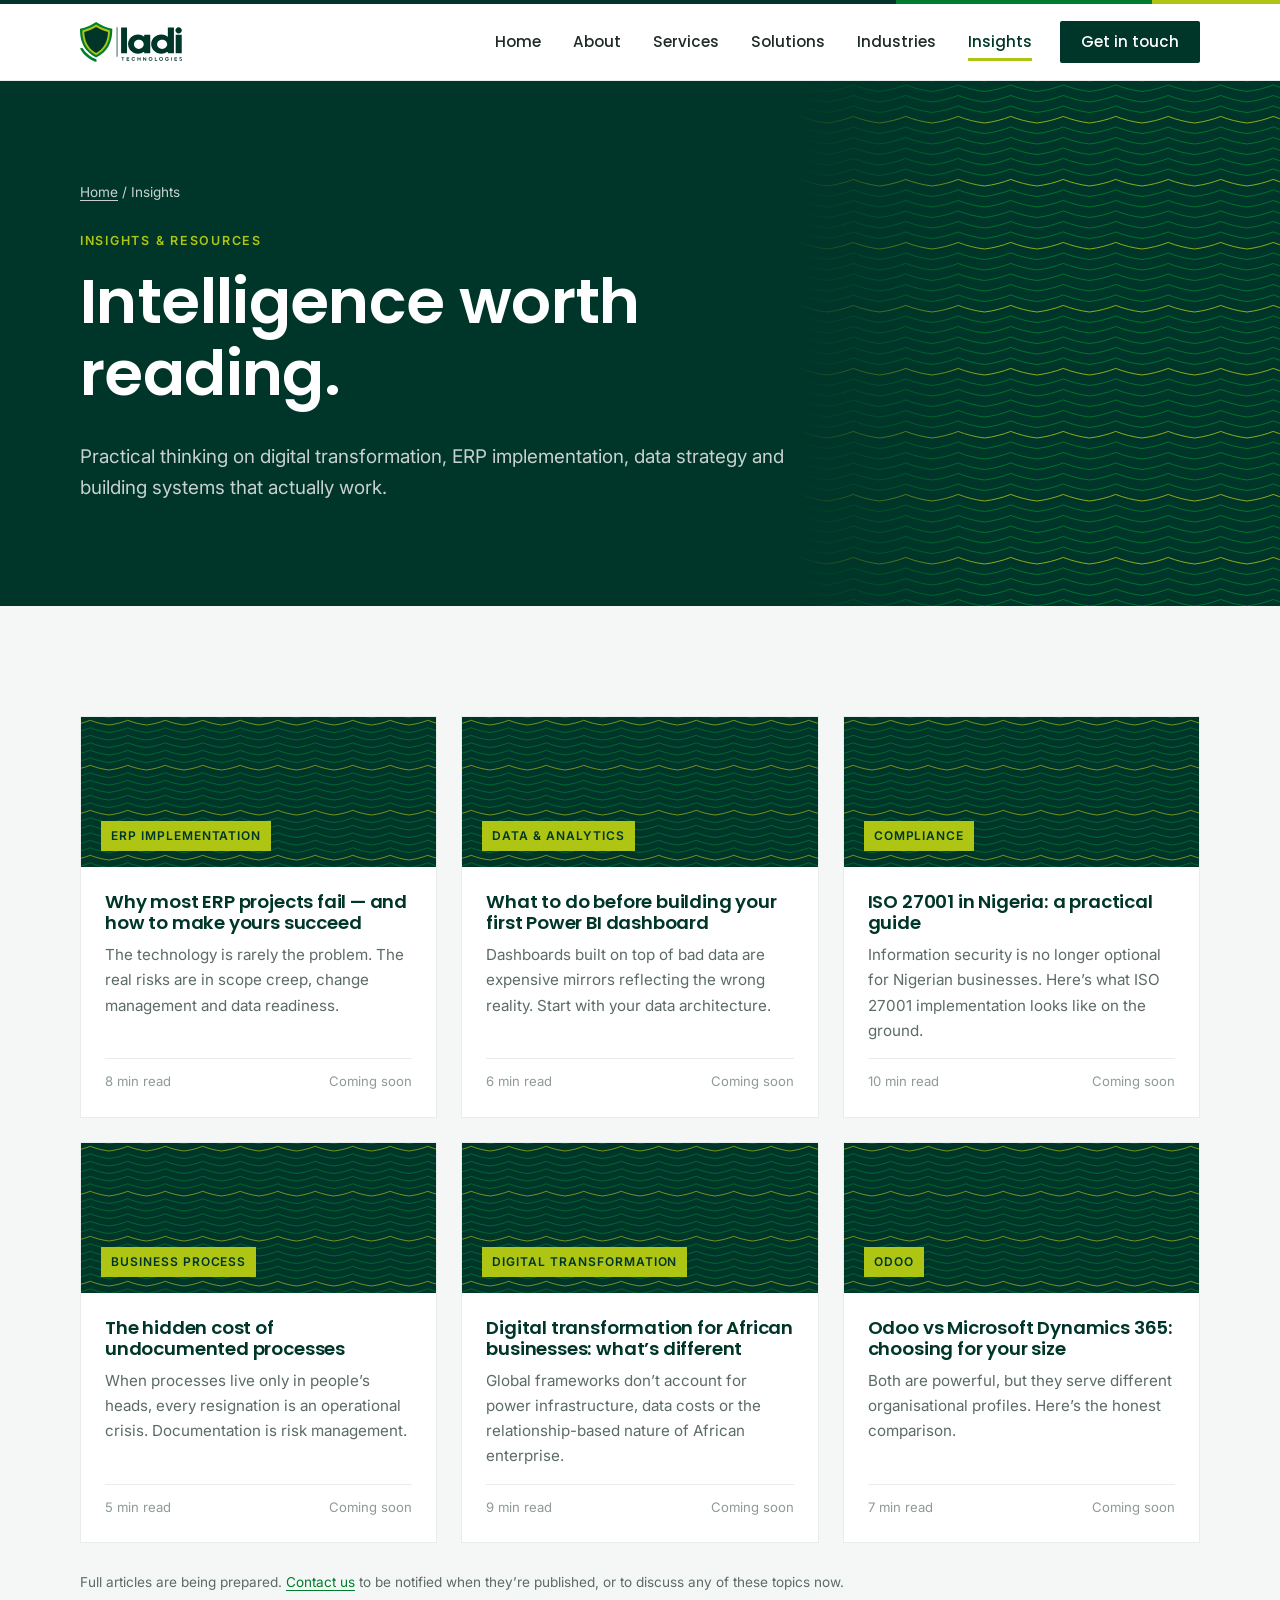
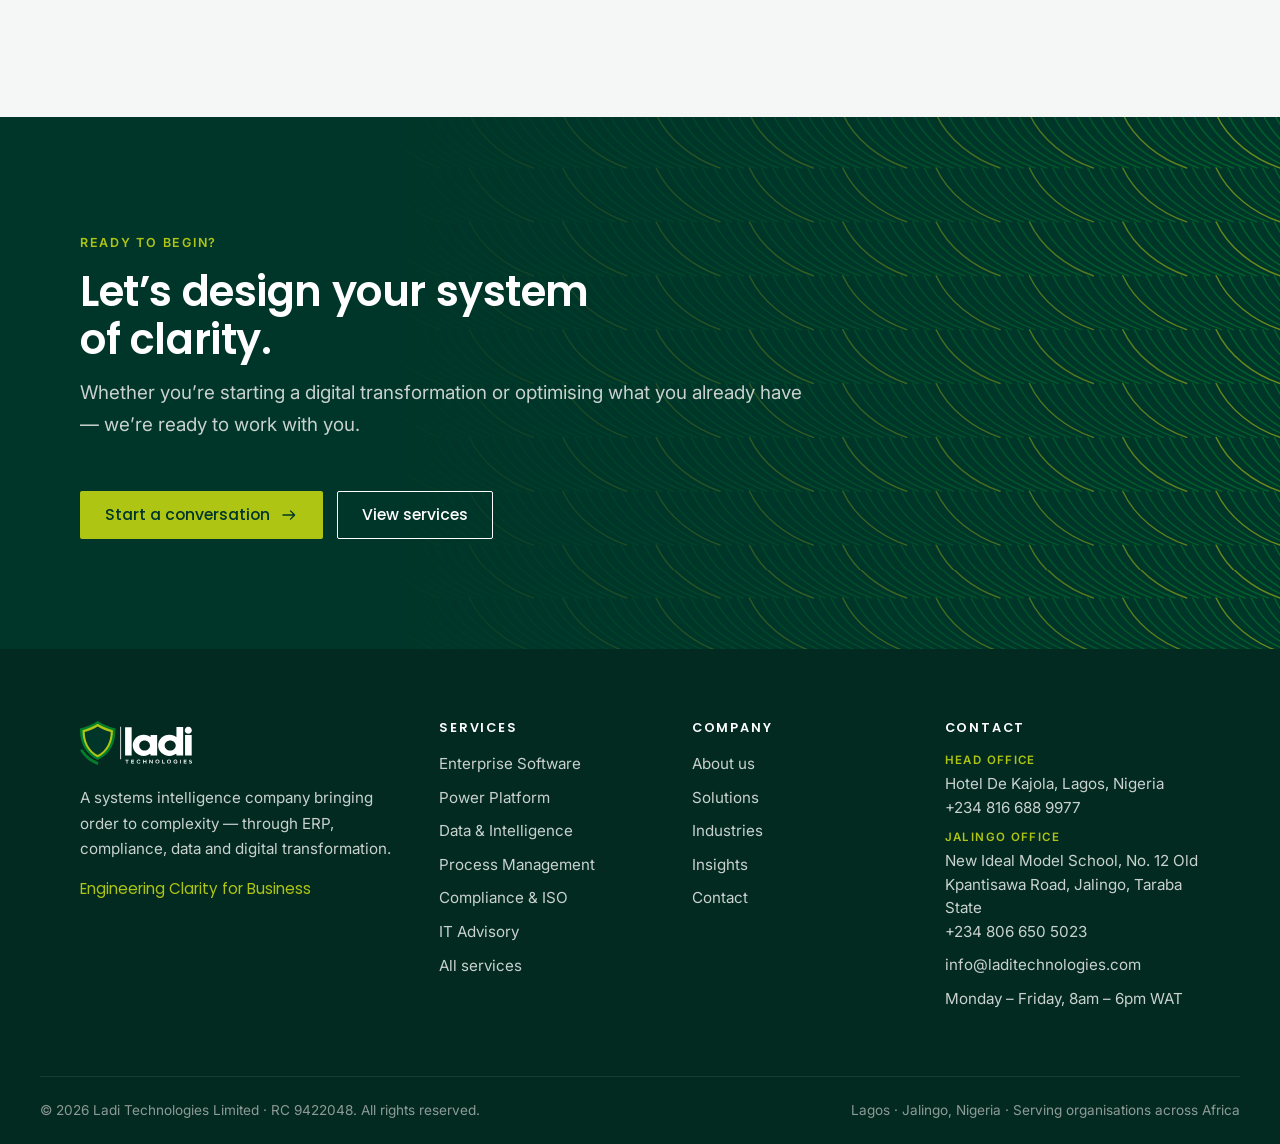
<file: insights.html>
<!doctype html>
<html lang="en" class="no-js">
<head>
<meta charset="utf-8">
<meta name="viewport" content="width=device-width, initial-scale=1">
<title>Insights | Ladi Technologies</title>
<meta name="description" content="Practical thinking on ERP implementation, Power BI, ISO 27001, process documentation and digital transformation for African businesses.">
<link rel="canonical" href="https://laditechnologies.com/insights">
<meta name="theme-color" content="#003629">
<meta property="og:type" content="website"><meta property="og:site_name" content="Ladi Technologies">
<meta property="og:title" content="Insights | Ladi Technologies"><meta property="og:description" content="Practical thinking on ERP implementation, Power BI, ISO 27001, process documentation and digital transformation for African businesses.">
<meta property="og:url" content="https://laditechnologies.com/insights"><meta property="og:image" content="https://laditechnologies.com/assets/img/og-image.png">
<meta name="twitter:card" content="summary_large_image">
<link rel="icon" href="assets/img/favicon.svg" type="image/svg+xml"><link rel="icon" href="assets/img/favicon-32.png" sizes="32x32" type="image/png">
<link rel="apple-touch-icon" href="assets/img/apple-touch-icon.png"><link rel="manifest" href="site.webmanifest">
<link rel="preconnect" href="https://fonts.googleapis.com"><link rel="preconnect" href="https://fonts.gstatic.com" crossorigin>
<link href="https://fonts.googleapis.com/css2?family=Inter:wght@400;500;600&family=Poppins:wght@500;600&display=swap" rel="stylesheet">
<link rel="stylesheet" href="assets/css/styles.css">
<script type="application/ld+json">{"@context": "https://schema.org", "@type": "Organization", "name": "Ladi Technologies Limited", "alternateName": "Ladi Technologies", "url": "https://laditechnologies.com", "logo": "https://laditechnologies.com/assets/img/icon-512.png", "email": "info@laditechnologies.com", "telephone": "+2348166889977", "slogan": "Engineering Clarity for Business", "address": {"@type": "PostalAddress", "streetAddress": "Hotel De Kajola", "addressLocality": "Lagos", "addressCountry": "NG"}, "location": [{"@type": "Place", "name": "Head Office", "telephone": "+2348166889977", "address": {"@type": "PostalAddress", "streetAddress": "Hotel De Kajola", "addressLocality": "Lagos", "addressCountry": "NG"}}, {"@type": "Place", "name": "Jalingo Office", "telephone": "+2348066505023", "address": {"@type": "PostalAddress", "streetAddress": "New Ideal Model School, No. 12 Old Kpantisawa Road", "addressLocality": "Jalingo", "addressRegion": "Taraba State", "addressCountry": "NG"}}], "areaServed": ["Nigeria", "Africa"]}</script>
</head>
<body>
<a class="skip" href="#main">Skip to content</a>
<header class="site-header">
  <div class="band" aria-hidden="true"><i></i><i></i><i></i></div>
  <div class="container nav">
    <a class="brand" href="index.html" aria-label="Ladi Technologies — home"><img src="assets/img/logo.svg" alt="Ladi Technologies" width="102" height="40"></a>
    <button class="menu-toggle" aria-controls="nav-menu" aria-expanded="false" aria-label="Open menu"><svg viewBox="0 0 24 24" fill="none" stroke="currentColor" stroke-width="2" stroke-linecap="round"><path d="M4 7h16M4 12h16M4 17h16"/></svg></button>
    <nav class="nav-menu" id="nav-menu" aria-label="Main">
      <ul class="nav-links"><li><a href="index.html">Home</a></li><li><a href="about.html">About</a></li><li><a href="services.html">Services</a></li><li><a href="solutions.html">Solutions</a></li><li><a href="industries.html">Industries</a></li><li><a href="insights.html" aria-current="page">Insights</a></li><li class="nav-cta"><a class="btn btn-dark" href="contact.html">Get in touch</a></li></ul>
    </nav>
  </div>
</header>
<main id="main">

<section class="page-hero"><div class="container"><div class="breadcrumb"><a href="index.html">Home</a> / Insights</div><span class="kicker on-dark">Insights & resources</span><h1>Intelligence worth reading.</h1><p class="lead">Practical thinking on digital transformation, ERP implementation, data strategy and building systems that actually work.</p></div></section>
<section class="bg-paper"><div class="container"><div class="grid g3"><article class="post reveal"><div class="top"><span>ERP Implementation</span></div><div class="body"><h3>Why most ERP projects fail — and how to make yours succeed</h3><p>The technology is rarely the problem. The real risks are in scope creep, change management and data readiness.</p><div class="meta"><span>8 min read</span><span>Coming soon</span></div></div></article><article class="post reveal"><div class="top"><span>Data & Analytics</span></div><div class="body"><h3>What to do before building your first Power BI dashboard</h3><p>Dashboards built on top of bad data are expensive mirrors reflecting the wrong reality. Start with your data architecture.</p><div class="meta"><span>6 min read</span><span>Coming soon</span></div></div></article><article class="post reveal"><div class="top"><span>Compliance</span></div><div class="body"><h3>ISO 27001 in Nigeria: a practical guide</h3><p>Information security is no longer optional for Nigerian businesses. Here’s what ISO 27001 implementation looks like on the ground.</p><div class="meta"><span>10 min read</span><span>Coming soon</span></div></div></article><article class="post reveal"><div class="top"><span>Business Process</span></div><div class="body"><h3>The hidden cost of undocumented processes</h3><p>When processes live only in people’s heads, every resignation is an operational crisis. Documentation is risk management.</p><div class="meta"><span>5 min read</span><span>Coming soon</span></div></div></article><article class="post reveal"><div class="top"><span>Digital Transformation</span></div><div class="body"><h3>Digital transformation for African businesses: what’s different</h3><p>Global frameworks don’t account for power infrastructure, data costs or the relationship-based nature of African enterprise.</p><div class="meta"><span>9 min read</span><span>Coming soon</span></div></div></article><article class="post reveal"><div class="top"><span>Odoo</span></div><div class="body"><h3>Odoo vs Microsoft Dynamics 365: choosing for your size</h3><p>Both are powerful, but they serve different organisational profiles. Here’s the honest comparison.</p><div class="meta"><span>7 min read</span><span>Coming soon</span></div></div></article></div><p class="note" style="margin-top:28px">Full articles are being prepared. <a href="contact.html">Contact us</a> to be notified when they’re published, or to discuss any of these topics now.</p></div></section>
<section class="cta"><div class="container"><div><span class="kicker on-dark">Ready to begin?</span><h2>Let’s design your system of clarity.</h2><p class="lead" style="color:var(--silver);margin-top:14px">Whether you’re starting a digital transformation or optimising what you already have — we’re ready to work with you.</p></div>
<div class="btn-row" style="margin:0"><a class="btn btn-primary" href="contact.html">Start a conversation <svg viewBox="0 0 24 24" aria-hidden="true" fill="none" stroke="currentColor" stroke-width="1.75" stroke-linecap="round" stroke-linejoin="round"><path d="M4 12h15.5M14 6.5l5.5 5.5-5.5 5.5"/></svg></a><a class="btn btn-ghost" style="color:#fff" href="services.html">View services</a></div></div></section>
</main>
<footer class="site-footer">
  <div class="container footer-grid">
    <div><img src="assets/img/logo-reverse.svg" alt="Ladi Technologies" width="112" height="44">
      <p>A systems intelligence company bringing order to complexity — through ERP, compliance, data and digital transformation.</p>
      <p class="tagline">Engineering Clarity for Business</p></div>
    <div><h4>Services</h4><ul><li><a href="services.html#enterprise-software">Enterprise Software</a></li><li><a href="services.html#power-platform">Power Platform</a></li><li><a href="services.html#data-intelligence">Data & Intelligence</a></li><li><a href="services.html#process-management">Process Management</a></li><li><a href="services.html#compliance-iso">Compliance & ISO</a></li><li><a href="services.html#it-advisory">IT Advisory</a></li><li><a href="services.html">All services</a></li></ul></div>
    <div><h4>Company</h4><ul><li><a href="about.html">About us</a></li><li><a href="solutions.html">Solutions</a></li><li><a href="industries.html">Industries</a></li><li><a href="insights.html">Insights</a></li><li><a href="contact.html">Contact</a></li></ul></div>
    <div><h4>Contact</h4><ul><li><span class="ftr-k">Head Office</span>Hotel De Kajola, Lagos, Nigeria<br><a href="tel:+2348166889977">+234 816 688 9977</a></li><li><span class="ftr-k">Jalingo Office</span>New Ideal Model School, No. 12 Old Kpantisawa Road, Jalingo, Taraba State<br><a href="tel:+2348066505023">+234 806 650 5023</a></li><li><a href="mailto:info@laditechnologies.com">info@laditechnologies.com</a></li><li>Monday – Friday, 8am – 6pm WAT</li></ul></div>
  </div>
  <div class="container footer-bottom"><span>© <span id="year">2026</span> Ladi Technologies Limited · RC 9422048. All rights reserved.</span><span>Lagos · Jalingo, Nigeria · Serving organisations across Africa</span></div>
</footer>
<script src="assets/js/main.js" defer></script>
</body>
</html>
</file>
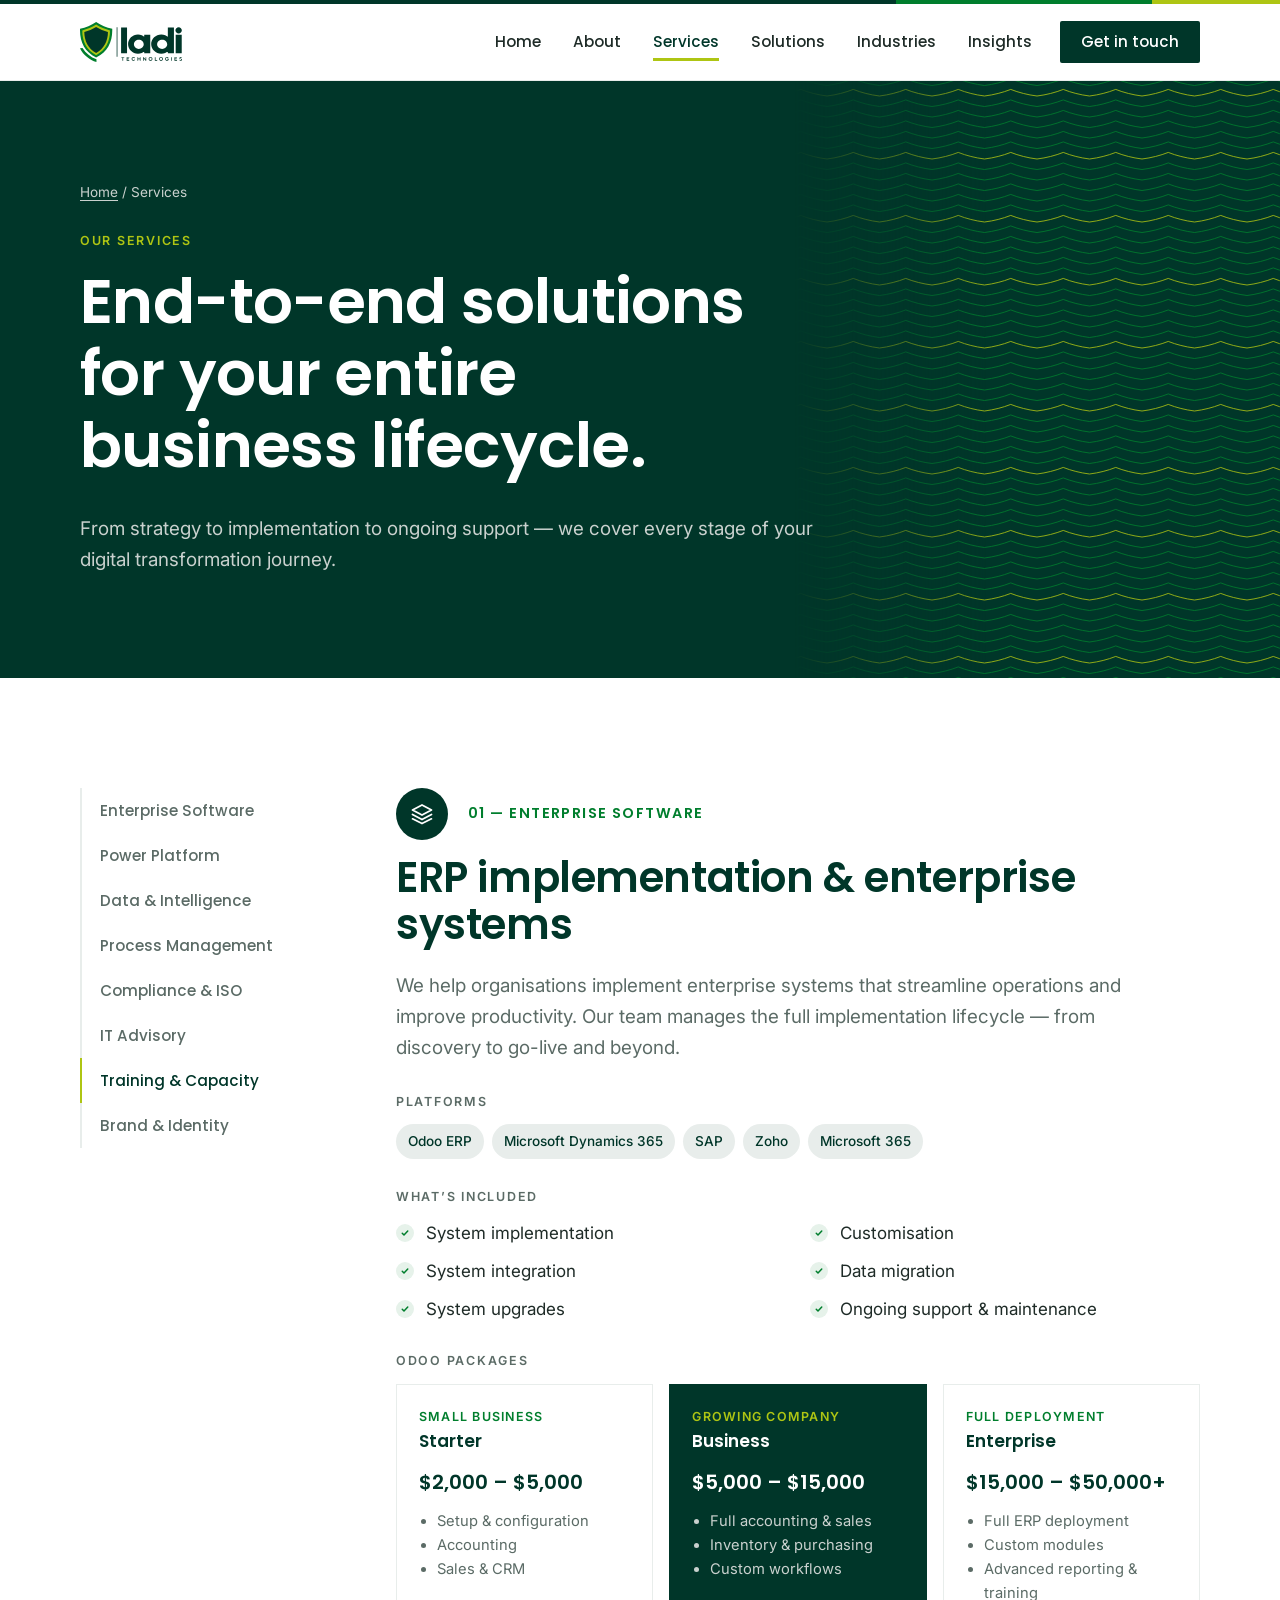
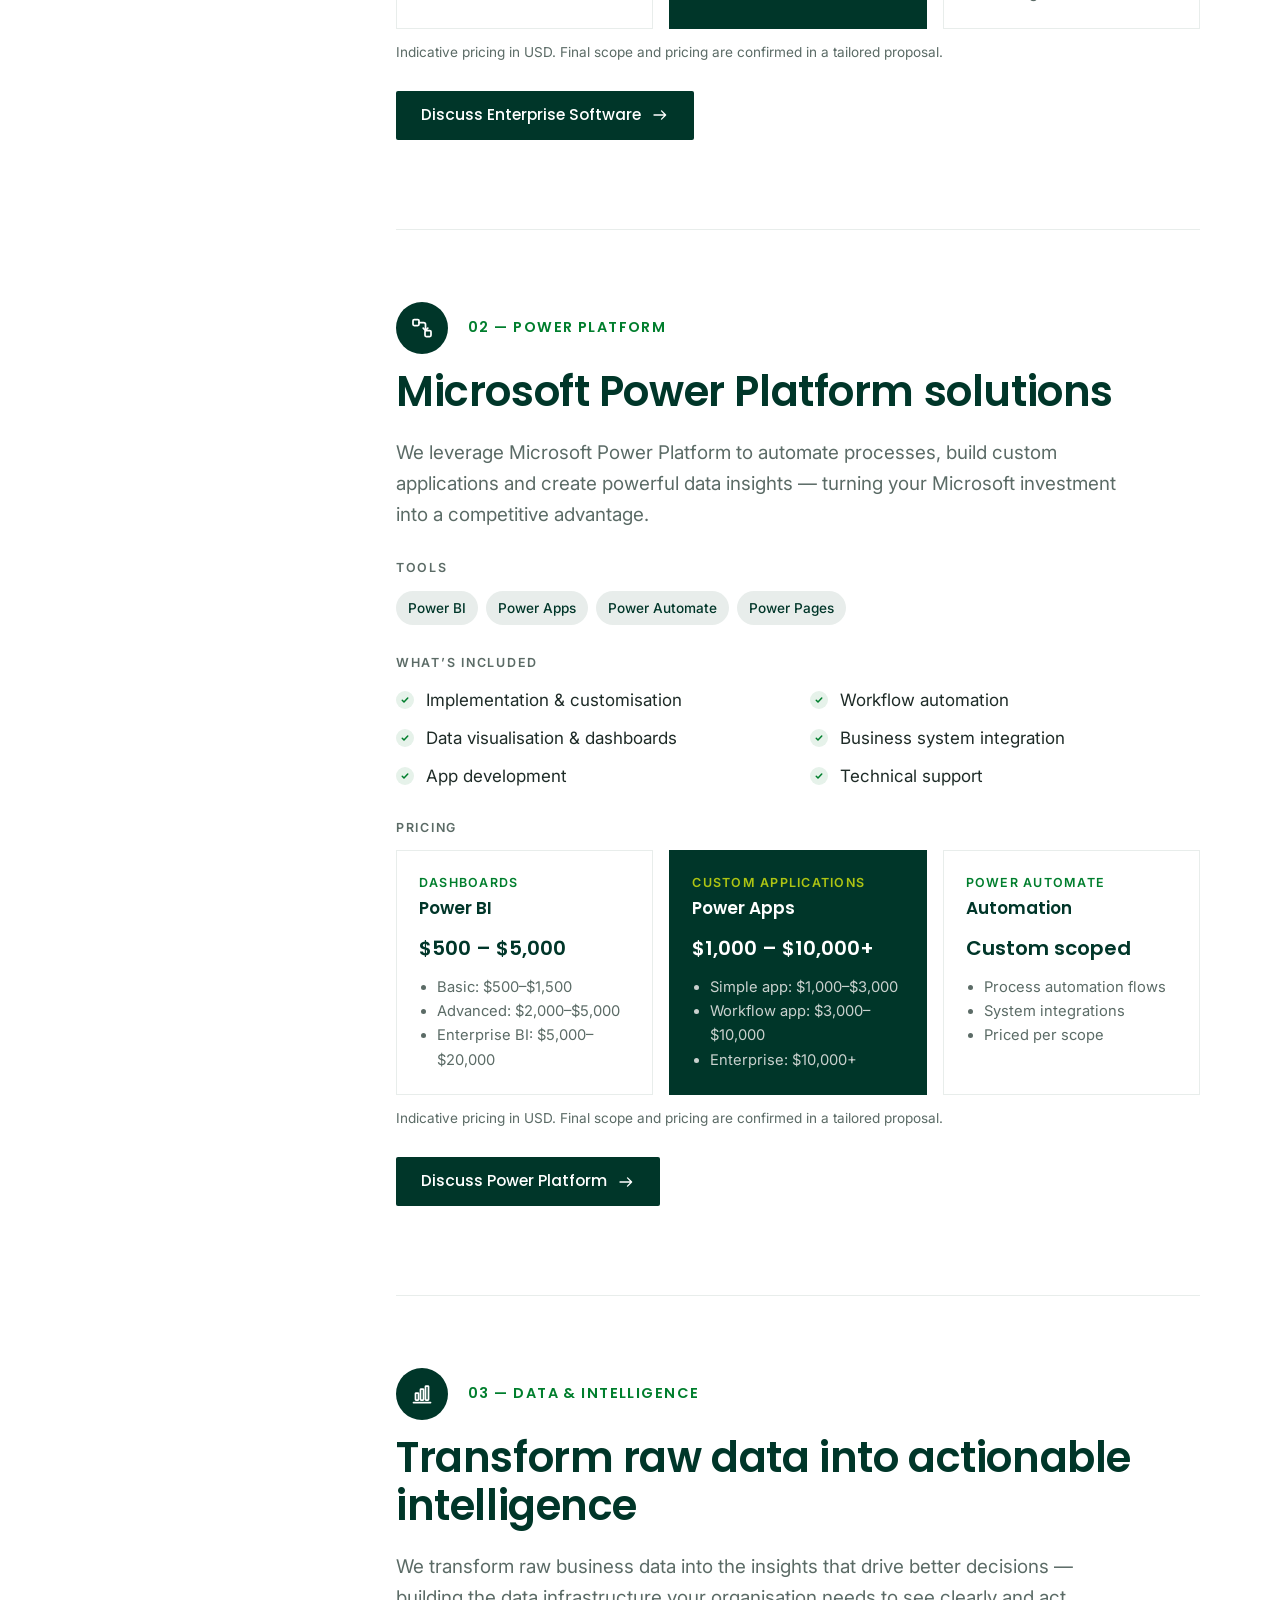
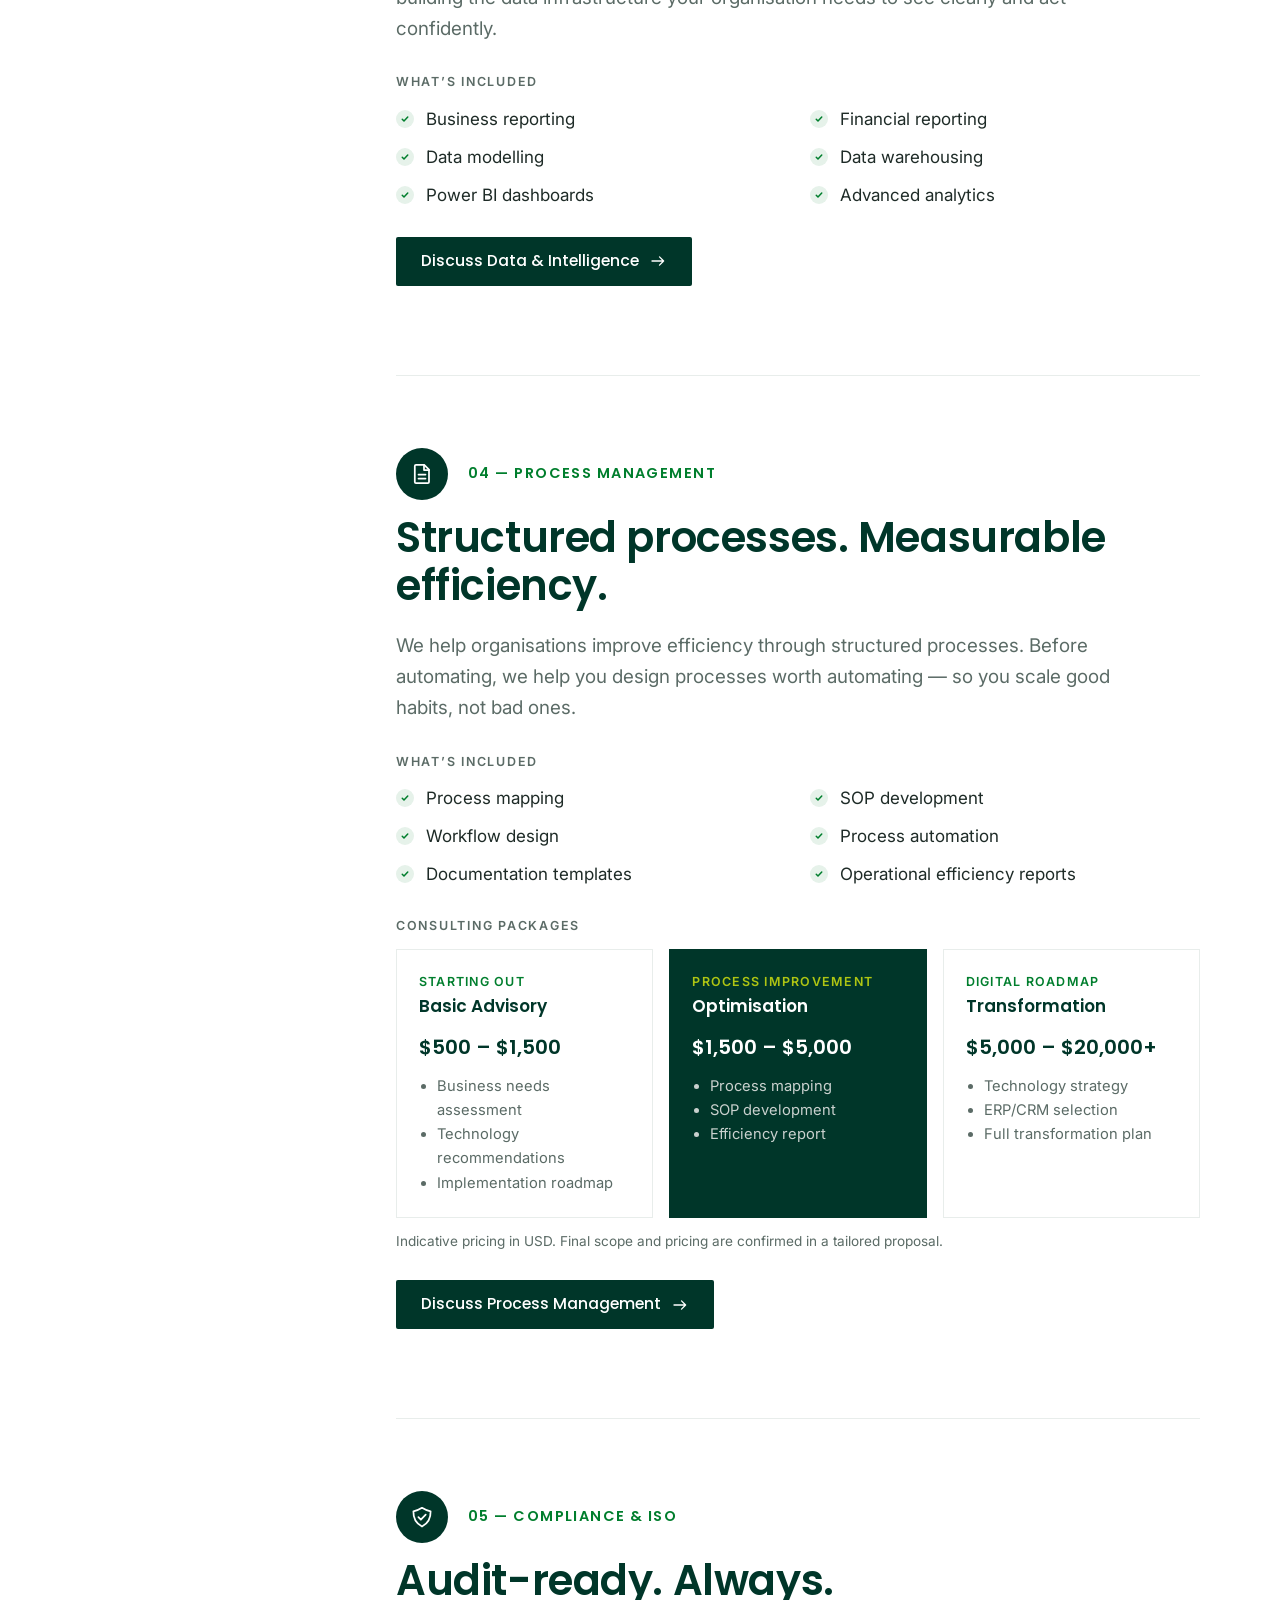
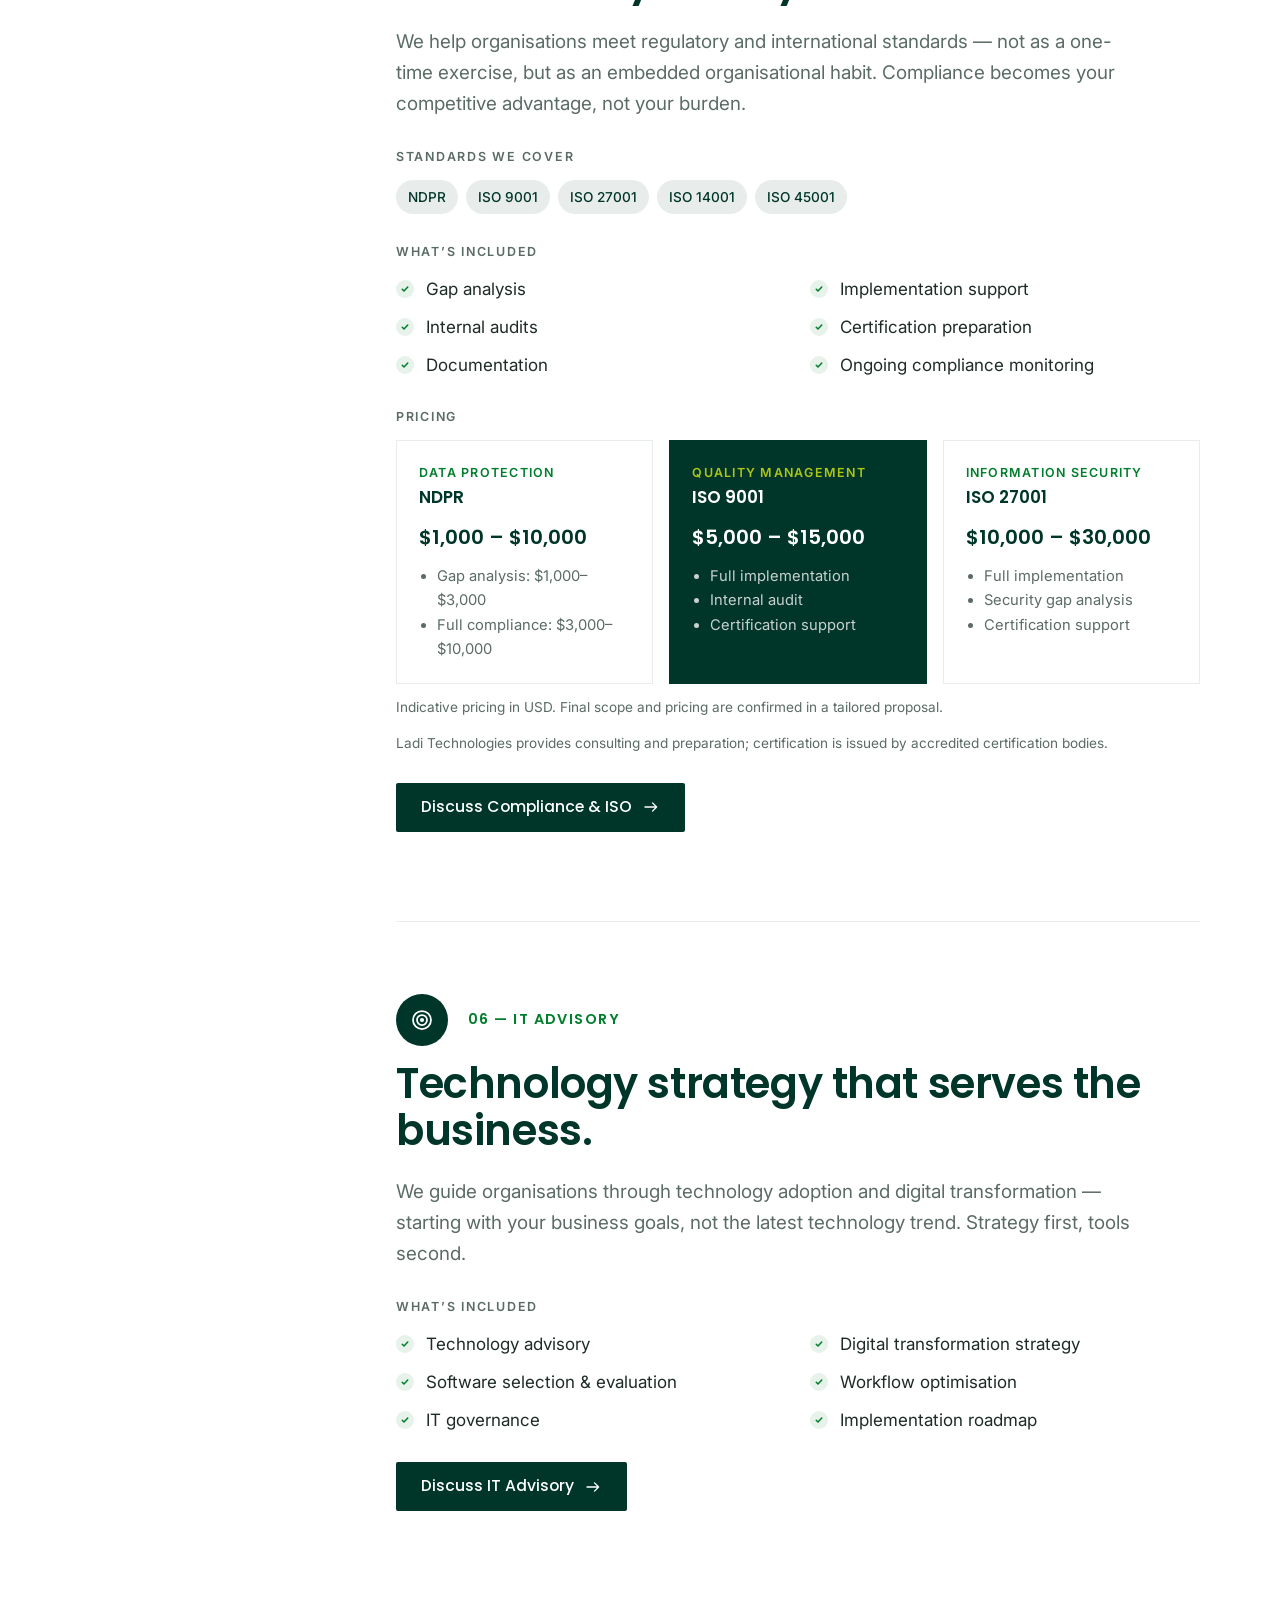
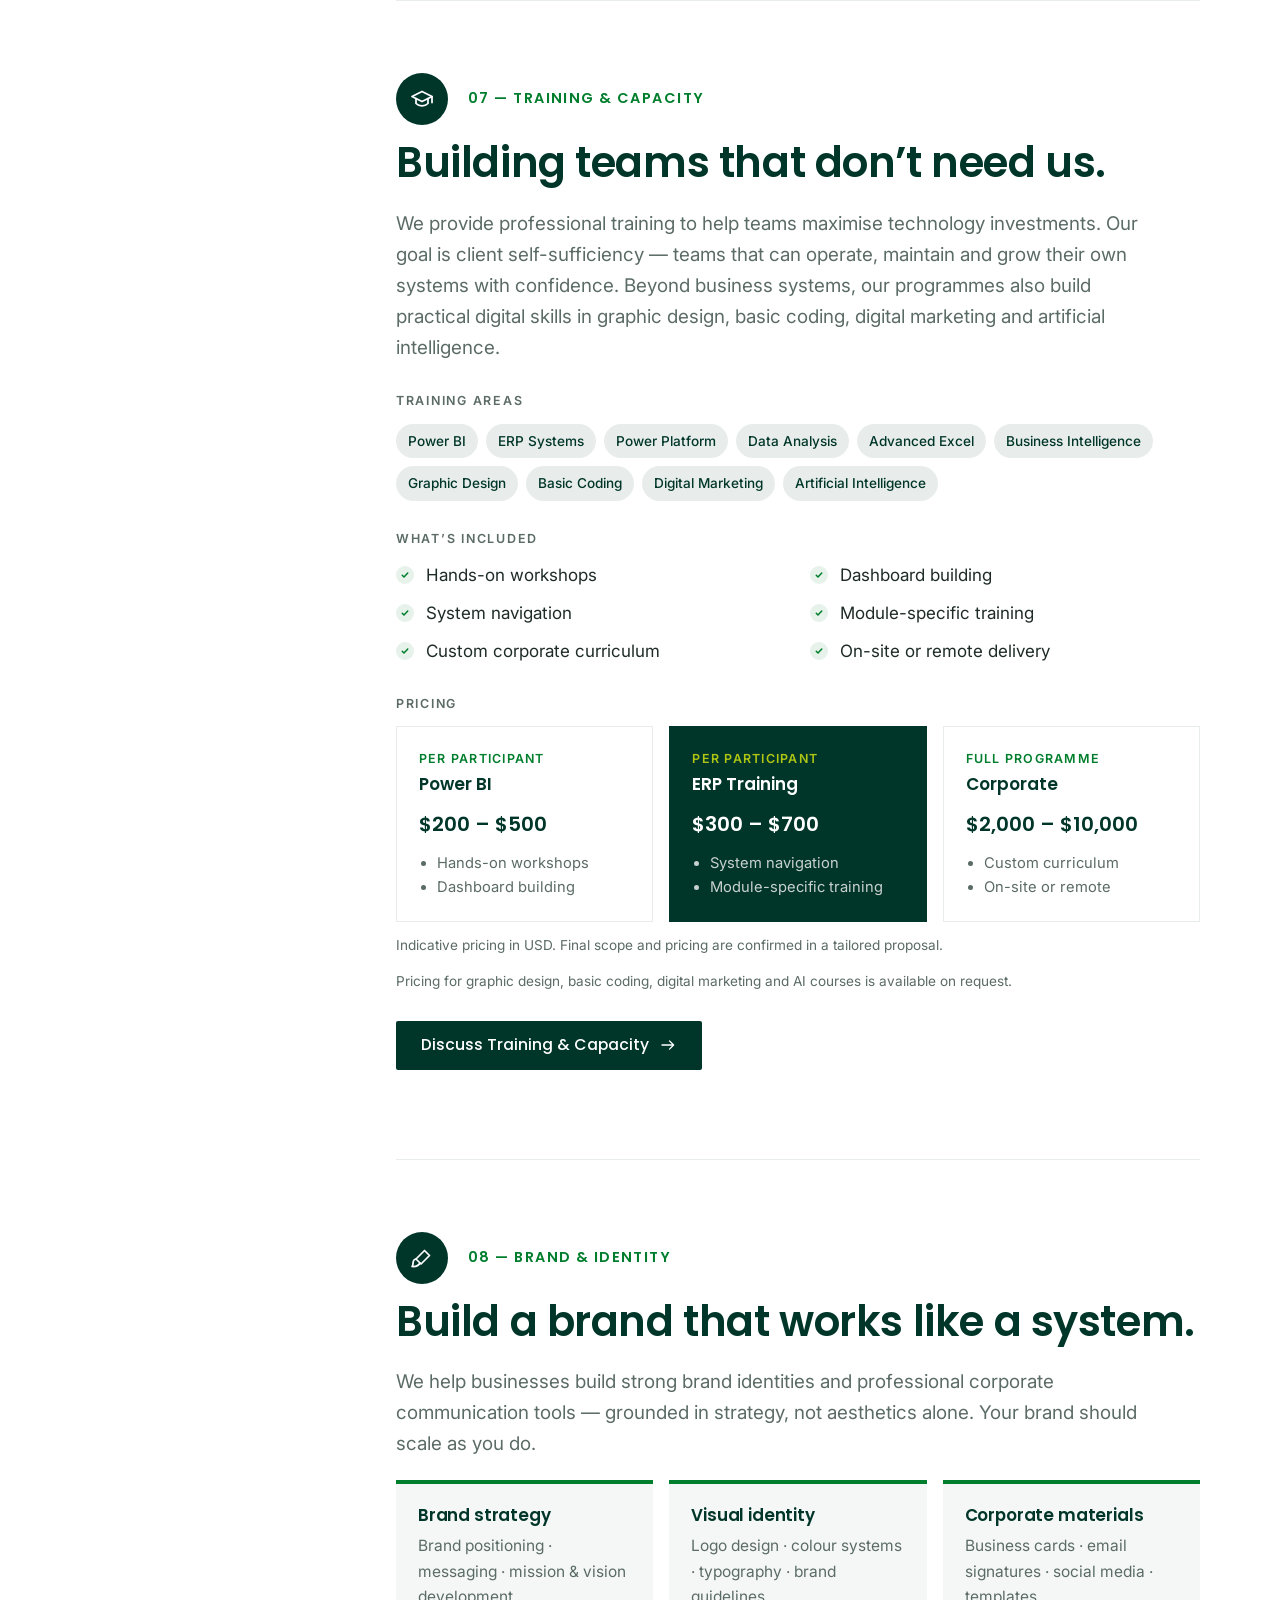
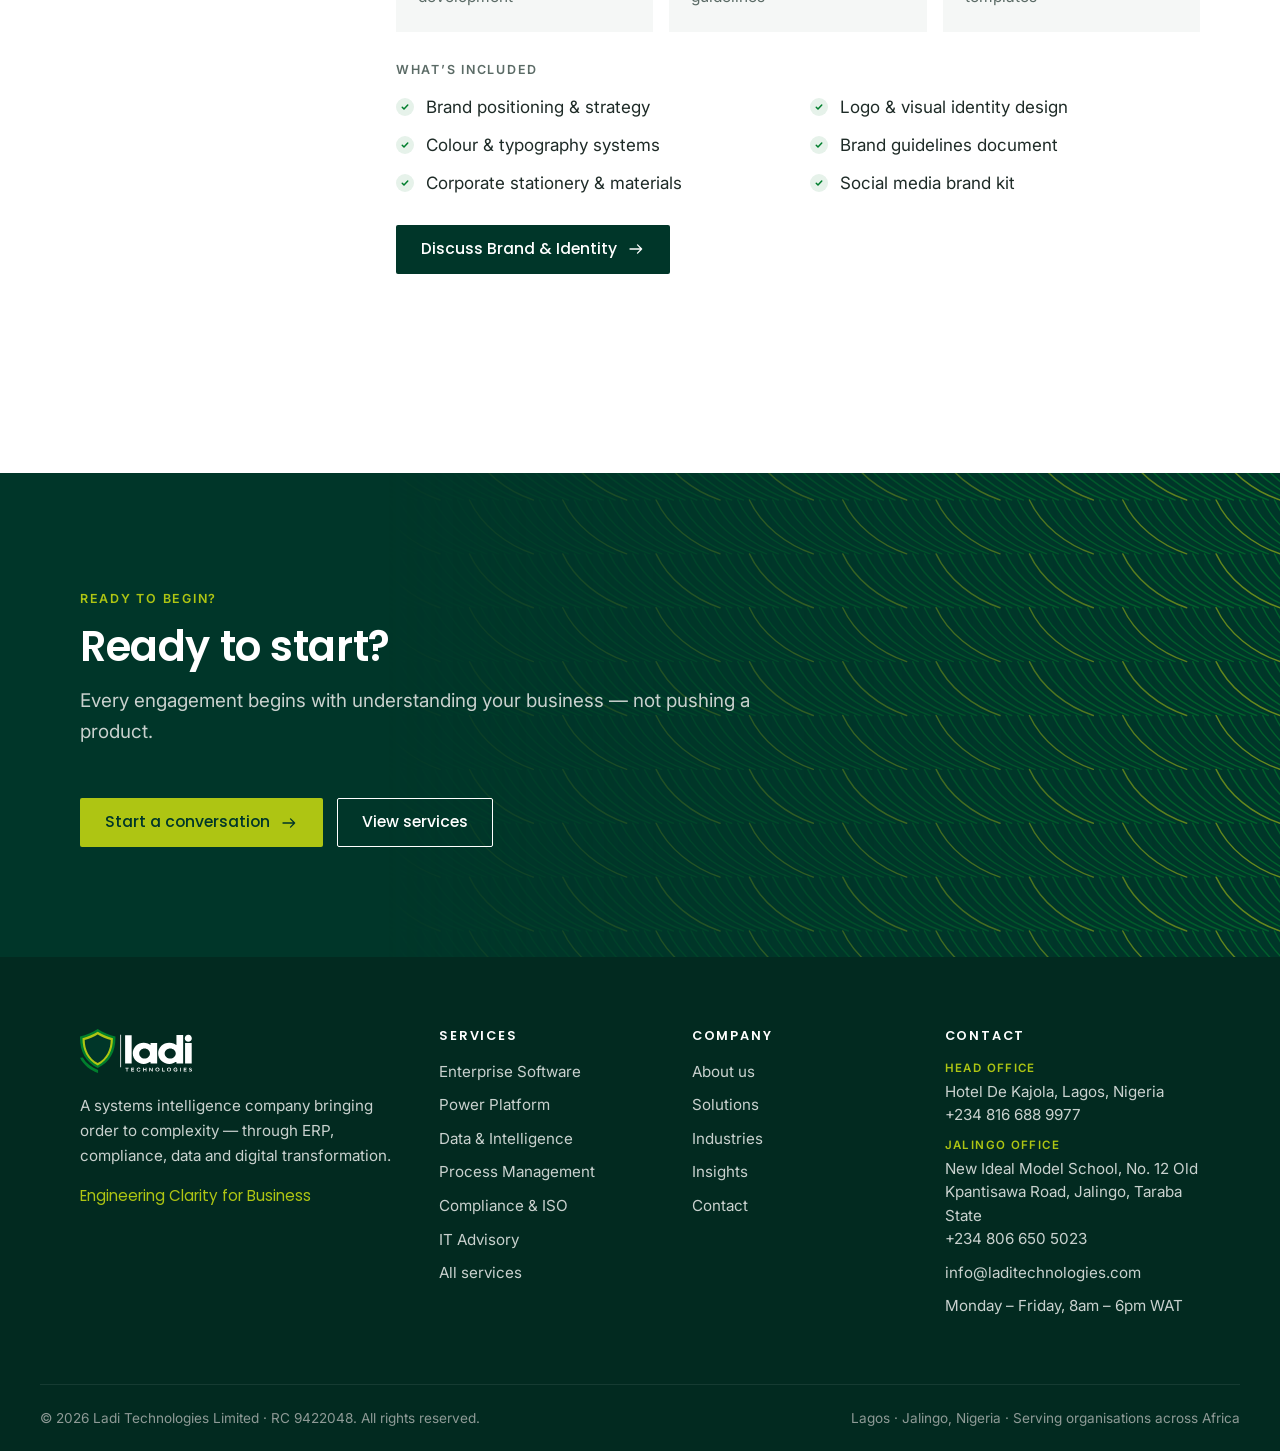
<file: services.html>
<!doctype html>
<html lang="en" class="no-js">
<head>
<meta charset="utf-8">
<meta name="viewport" content="width=device-width, initial-scale=1">
<title>Services | Ladi Technologies</title>
<meta name="description" content="ERP implementation, Microsoft Power Platform, data &amp; business intelligence, process management, NDPR &amp; ISO compliance, IT advisory, training (incl. graphic design, coding, digital marketing, AI) and brand identity.">
<link rel="canonical" href="https://laditechnologies.com/services">
<meta name="theme-color" content="#003629">
<meta property="og:type" content="website"><meta property="og:site_name" content="Ladi Technologies">
<meta property="og:title" content="Services | Ladi Technologies"><meta property="og:description" content="ERP implementation, Microsoft Power Platform, data &amp; business intelligence, process management, NDPR &amp; ISO compliance, IT advisory, training (incl. graphic design, coding, digital marketing, AI) and brand identity.">
<meta property="og:url" content="https://laditechnologies.com/services"><meta property="og:image" content="https://laditechnologies.com/assets/img/og-image.png">
<meta name="twitter:card" content="summary_large_image">
<link rel="icon" href="assets/img/favicon.svg" type="image/svg+xml"><link rel="icon" href="assets/img/favicon-32.png" sizes="32x32" type="image/png">
<link rel="apple-touch-icon" href="assets/img/apple-touch-icon.png"><link rel="manifest" href="site.webmanifest">
<link rel="preconnect" href="https://fonts.googleapis.com"><link rel="preconnect" href="https://fonts.gstatic.com" crossorigin>
<link href="https://fonts.googleapis.com/css2?family=Inter:wght@400;500;600&family=Poppins:wght@500;600&display=swap" rel="stylesheet">
<link rel="stylesheet" href="assets/css/styles.css">
<script type="application/ld+json">{"@context": "https://schema.org", "@type": "Organization", "name": "Ladi Technologies Limited", "alternateName": "Ladi Technologies", "url": "https://laditechnologies.com", "logo": "https://laditechnologies.com/assets/img/icon-512.png", "email": "info@laditechnologies.com", "telephone": "+2348166889977", "slogan": "Engineering Clarity for Business", "address": {"@type": "PostalAddress", "streetAddress": "Hotel De Kajola", "addressLocality": "Lagos", "addressCountry": "NG"}, "location": [{"@type": "Place", "name": "Head Office", "telephone": "+2348166889977", "address": {"@type": "PostalAddress", "streetAddress": "Hotel De Kajola", "addressLocality": "Lagos", "addressCountry": "NG"}}, {"@type": "Place", "name": "Jalingo Office", "telephone": "+2348066505023", "address": {"@type": "PostalAddress", "streetAddress": "New Ideal Model School, No. 12 Old Kpantisawa Road", "addressLocality": "Jalingo", "addressRegion": "Taraba State", "addressCountry": "NG"}}], "areaServed": ["Nigeria", "Africa"]}</script>
</head>
<body>
<a class="skip" href="#main">Skip to content</a>
<header class="site-header">
  <div class="band" aria-hidden="true"><i></i><i></i><i></i></div>
  <div class="container nav">
    <a class="brand" href="index.html" aria-label="Ladi Technologies — home"><img src="assets/img/logo.svg" alt="Ladi Technologies" width="102" height="40"></a>
    <button class="menu-toggle" aria-controls="nav-menu" aria-expanded="false" aria-label="Open menu"><svg viewBox="0 0 24 24" fill="none" stroke="currentColor" stroke-width="2" stroke-linecap="round"><path d="M4 7h16M4 12h16M4 17h16"/></svg></button>
    <nav class="nav-menu" id="nav-menu" aria-label="Main">
      <ul class="nav-links"><li><a href="index.html">Home</a></li><li><a href="about.html">About</a></li><li><a href="services.html" aria-current="page">Services</a></li><li><a href="solutions.html">Solutions</a></li><li><a href="industries.html">Industries</a></li><li><a href="insights.html">Insights</a></li><li class="nav-cta"><a class="btn btn-dark" href="contact.html">Get in touch</a></li></ul>
    </nav>
  </div>
</header>
<main id="main">

<section class="page-hero"><div class="container"><div class="breadcrumb"><a href="index.html">Home</a> / Services</div><span class="kicker on-dark">Our services</span><h1>End-to-end solutions for your entire business lifecycle.</h1><p class="lead">From strategy to implementation to ongoing support — we cover every stage of your digital transformation journey.</p></div></section>
<section><div class="container svc-layout"><nav class="svc-nav" aria-label="Services"><a href="#enterprise-software">Enterprise Software</a><a href="#power-platform">Power Platform</a><a href="#data-intelligence">Data & Intelligence</a><a href="#process-management">Process Management</a><a href="#compliance-iso">Compliance & ISO</a><a href="#it-advisory">IT Advisory</a><a href="#training">Training & Capacity</a><a href="#brand-identity">Brand & Identity</a></nav><div><article class="svc" id="enterprise-software"><div class="svc-head"><span class="ic"><svg viewBox="0 0 24 24" aria-hidden="true" fill="none" stroke="currentColor" stroke-width="1.75" stroke-linecap="round" stroke-linejoin="round"><path d="M12 3 2.5 8 12 13l9.5-5z"/><path d="m2.5 12.5 9.5 5 9.5-5"/><path d="m2.5 16.8 9.5 4.7 9.5-4.7"/></svg></span><span class="n">01 — ENTERPRISE SOFTWARE</span></div><h2 style="margin-top:14px">ERP implementation & enterprise systems</h2><p class="lead">We help organisations implement enterprise systems that streamline operations and improve productivity. Our team manages the full implementation lifecycle — from discovery to go-live and beyond.</p><div class="subhead">Platforms</div><div class="chips"><span class="chip">Odoo ERP</span><span class="chip">Microsoft Dynamics 365</span><span class="chip">SAP</span><span class="chip">Zoho</span><span class="chip">Microsoft 365</span></div><div class="subhead">What’s included</div><ul class="checks"><li>System implementation</li><li>Customisation</li><li>System integration</li><li>Data migration</li><li>System upgrades</li><li>Ongoing support & maintenance</li></ul><div class="subhead">Odoo packages</div><div class="prices"><div class="price"><div class="s">Small business</div><div class="t">Starter</div><div class="v">$2,000 – $5,000</div><ul><li>Setup & configuration</li><li>Accounting</li><li>Sales & CRM</li></ul></div><div class="price feature"><div class="s">Growing company</div><div class="t">Business</div><div class="v">$5,000 – $15,000</div><ul><li>Full accounting & sales</li><li>Inventory & purchasing</li><li>Custom workflows</li></ul></div><div class="price"><div class="s">Full deployment</div><div class="t">Enterprise</div><div class="v">$15,000 – $50,000+</div><ul><li>Full ERP deployment</li><li>Custom modules</li><li>Advanced reporting & training</li></ul></div></div><p class="note">Indicative pricing in USD. Final scope and pricing are confirmed in a tailored proposal.</p><p style="margin-top:28px"><a class="btn btn-dark" href="contact.html?service=Enterprise Software / ERP">Discuss Enterprise Software <svg viewBox="0 0 24 24" aria-hidden="true" fill="none" stroke="currentColor" stroke-width="1.75" stroke-linecap="round" stroke-linejoin="round"><path d="M4 12h15.5M14 6.5l5.5 5.5-5.5 5.5"/></svg></a></p></article><article class="svc" id="power-platform"><div class="svc-head"><span class="ic"><svg viewBox="0 0 24 24" aria-hidden="true" fill="none" stroke="currentColor" stroke-width="1.75" stroke-linecap="round" stroke-linejoin="round"><rect x="3" y="3.5" width="6" height="6" rx="1.2"/><rect x="15" y="14.5" width="6" height="6" rx="1.2"/><path d="M9 6.5h4.5a2 2 0 0 1 2 2v6"/><path d="m13.2 12.2 2.3 2.3 2.3-2.3"/></svg></span><span class="n">02 — POWER PLATFORM</span></div><h2 style="margin-top:14px">Microsoft Power Platform solutions</h2><p class="lead">We leverage Microsoft Power Platform to automate processes, build custom applications and create powerful data insights — turning your Microsoft investment into a competitive advantage.</p><div class="subhead">Tools</div><div class="chips"><span class="chip">Power BI</span><span class="chip">Power Apps</span><span class="chip">Power Automate</span><span class="chip">Power Pages</span></div><div class="subhead">What’s included</div><ul class="checks"><li>Implementation & customisation</li><li>Workflow automation</li><li>Data visualisation & dashboards</li><li>Business system integration</li><li>App development</li><li>Technical support</li></ul><div class="subhead">Pricing</div><div class="prices"><div class="price"><div class="s">Dashboards</div><div class="t">Power BI</div><div class="v">$500 – $5,000</div><ul><li>Basic: $500–$1,500</li><li>Advanced: $2,000–$5,000</li><li>Enterprise BI: $5,000–$20,000</li></ul></div><div class="price feature"><div class="s">Custom applications</div><div class="t">Power Apps</div><div class="v">$1,000 – $10,000+</div><ul><li>Simple app: $1,000–$3,000</li><li>Workflow app: $3,000–$10,000</li><li>Enterprise: $10,000+</li></ul></div><div class="price"><div class="s">Power Automate</div><div class="t">Automation</div><div class="v">Custom scoped</div><ul><li>Process automation flows</li><li>System integrations</li><li>Priced per scope</li></ul></div></div><p class="note">Indicative pricing in USD. Final scope and pricing are confirmed in a tailored proposal.</p><p style="margin-top:28px"><a class="btn btn-dark" href="contact.html?service=Power Platform (Power BI, Apps, Automate)">Discuss Power Platform <svg viewBox="0 0 24 24" aria-hidden="true" fill="none" stroke="currentColor" stroke-width="1.75" stroke-linecap="round" stroke-linejoin="round"><path d="M4 12h15.5M14 6.5l5.5 5.5-5.5 5.5"/></svg></a></p></article><article class="svc" id="data-intelligence"><div class="svc-head"><span class="ic"><svg viewBox="0 0 24 24" aria-hidden="true" fill="none" stroke="currentColor" stroke-width="1.75" stroke-linecap="round" stroke-linejoin="round"><path d="M3.5 20.5h17"/><rect x="5.5" y="11" width="3" height="7" rx=".6"/><rect x="10.5" y="7" width="3" height="11" rx=".6"/><rect x="15.5" y="4" width="3" height="14" rx=".6"/></svg></span><span class="n">03 — DATA & INTELLIGENCE</span></div><h2 style="margin-top:14px">Transform raw data into actionable intelligence</h2><p class="lead">We transform raw business data into the insights that drive better decisions — building the data infrastructure your organisation needs to see clearly and act confidently.</p><div class="subhead">What’s included</div><ul class="checks"><li>Business reporting</li><li>Financial reporting</li><li>Data modelling</li><li>Data warehousing</li><li>Power BI dashboards</li><li>Advanced analytics</li></ul><p style="margin-top:28px"><a class="btn btn-dark" href="contact.html?service=Data &amp; Business Intelligence">Discuss Data & Intelligence <svg viewBox="0 0 24 24" aria-hidden="true" fill="none" stroke="currentColor" stroke-width="1.75" stroke-linecap="round" stroke-linejoin="round"><path d="M4 12h15.5M14 6.5l5.5 5.5-5.5 5.5"/></svg></a></p></article><article class="svc" id="process-management"><div class="svc-head"><span class="ic"><svg viewBox="0 0 24 24" aria-hidden="true" fill="none" stroke="currentColor" stroke-width="1.75" stroke-linecap="round" stroke-linejoin="round"><path d="M6 2.8h8.2L19 7.6V20a1.2 1.2 0 0 1-1.2 1.2H6A1.2 1.2 0 0 1 4.8 20V4A1.2 1.2 0 0 1 6 2.8z"/><path d="M14 3v5h5M8.5 12.5h7M8.5 16.5h7"/></svg></span><span class="n">04 — PROCESS MANAGEMENT</span></div><h2 style="margin-top:14px">Structured processes. Measurable efficiency.</h2><p class="lead">We help organisations improve efficiency through structured processes. Before automating, we help you design processes worth automating — so you scale good habits, not bad ones.</p><div class="subhead">What’s included</div><ul class="checks"><li>Process mapping</li><li>SOP development</li><li>Workflow design</li><li>Process automation</li><li>Documentation templates</li><li>Operational efficiency reports</li></ul><div class="subhead">Consulting packages</div><div class="prices"><div class="price"><div class="s">Starting out</div><div class="t">Basic Advisory</div><div class="v">$500 – $1,500</div><ul><li>Business needs assessment</li><li>Technology recommendations</li><li>Implementation roadmap</li></ul></div><div class="price feature"><div class="s">Process improvement</div><div class="t">Optimisation</div><div class="v">$1,500 – $5,000</div><ul><li>Process mapping</li><li>SOP development</li><li>Efficiency report</li></ul></div><div class="price"><div class="s">Digital roadmap</div><div class="t">Transformation</div><div class="v">$5,000 – $20,000+</div><ul><li>Technology strategy</li><li>ERP/CRM selection</li><li>Full transformation plan</li></ul></div></div><p class="note">Indicative pricing in USD. Final scope and pricing are confirmed in a tailored proposal.</p><p style="margin-top:28px"><a class="btn btn-dark" href="contact.html?service=Business Process Management">Discuss Process Management <svg viewBox="0 0 24 24" aria-hidden="true" fill="none" stroke="currentColor" stroke-width="1.75" stroke-linecap="round" stroke-linejoin="round"><path d="M4 12h15.5M14 6.5l5.5 5.5-5.5 5.5"/></svg></a></p></article><article class="svc" id="compliance-iso"><div class="svc-head"><span class="ic"><svg viewBox="0 0 24 24" aria-hidden="true" fill="none" stroke="currentColor" stroke-width="1.75" stroke-linecap="round" stroke-linejoin="round"><path d="M12 2.8c-2.6 1.7-5.5 2.9-8.6 3.5-.2 7 2.6 12.2 8.6 15.2 6-3 8.8-8.2 8.6-15.2-3.1-.6-6-1.8-8.6-3.5z"/><path d="m8.4 12.2 2.5 2.5 4.8-5"/></svg></span><span class="n">05 — COMPLIANCE & ISO</span></div><h2 style="margin-top:14px">Audit-ready. Always.</h2><p class="lead">We help organisations meet regulatory and international standards — not as a one-time exercise, but as an embedded organisational habit. Compliance becomes your competitive advantage, not your burden.</p><div class="subhead">Standards we cover</div><div class="chips"><span class="chip">NDPR</span><span class="chip">ISO 9001</span><span class="chip">ISO 27001</span><span class="chip">ISO 14001</span><span class="chip">ISO 45001</span></div><div class="subhead">What’s included</div><ul class="checks"><li>Gap analysis</li><li>Implementation support</li><li>Internal audits</li><li>Certification preparation</li><li>Documentation</li><li>Ongoing compliance monitoring</li></ul><div class="subhead">Pricing</div><div class="prices"><div class="price"><div class="s">Data protection</div><div class="t">NDPR</div><div class="v">$1,000 – $10,000</div><ul><li>Gap analysis: $1,000–$3,000</li><li>Full compliance: $3,000–$10,000</li></ul></div><div class="price feature"><div class="s">Quality management</div><div class="t">ISO 9001</div><div class="v">$5,000 – $15,000</div><ul><li>Full implementation</li><li>Internal audit</li><li>Certification support</li></ul></div><div class="price"><div class="s">Information security</div><div class="t">ISO 27001</div><div class="v">$10,000 – $30,000</div><ul><li>Full implementation</li><li>Security gap analysis</li><li>Certification support</li></ul></div></div><p class="note">Indicative pricing in USD. Final scope and pricing are confirmed in a tailored proposal.</p><p class="note">Ladi Technologies provides consulting and preparation; certification is issued by accredited certification bodies.</p><p style="margin-top:28px"><a class="btn btn-dark" href="contact.html?service=Compliance &amp; ISO Consulting">Discuss Compliance & ISO <svg viewBox="0 0 24 24" aria-hidden="true" fill="none" stroke="currentColor" stroke-width="1.75" stroke-linecap="round" stroke-linejoin="round"><path d="M4 12h15.5M14 6.5l5.5 5.5-5.5 5.5"/></svg></a></p></article><article class="svc" id="it-advisory"><div class="svc-head"><span class="ic"><svg viewBox="0 0 24 24" aria-hidden="true" fill="none" stroke="currentColor" stroke-width="1.75" stroke-linecap="round" stroke-linejoin="round"><circle cx="12" cy="12" r="9"/><circle cx="12" cy="12" r="5"/><circle cx="12" cy="12" r="1.2"/></svg></span><span class="n">06 — IT ADVISORY</span></div><h2 style="margin-top:14px">Technology strategy that serves the business.</h2><p class="lead">We guide organisations through technology adoption and digital transformation — starting with your business goals, not the latest technology trend. Strategy first, tools second.</p><div class="subhead">What’s included</div><ul class="checks"><li>Technology advisory</li><li>Digital transformation strategy</li><li>Software selection & evaluation</li><li>Workflow optimisation</li><li>IT governance</li><li>Implementation roadmap</li></ul><p style="margin-top:28px"><a class="btn btn-dark" href="contact.html?service=IT Advisory &amp; Digital Transformation">Discuss IT Advisory <svg viewBox="0 0 24 24" aria-hidden="true" fill="none" stroke="currentColor" stroke-width="1.75" stroke-linecap="round" stroke-linejoin="round"><path d="M4 12h15.5M14 6.5l5.5 5.5-5.5 5.5"/></svg></a></p></article><article class="svc" id="training"><div class="svc-head"><span class="ic"><svg viewBox="0 0 24 24" aria-hidden="true" fill="none" stroke="currentColor" stroke-width="1.75" stroke-linecap="round" stroke-linejoin="round"><path d="M12 4.5 2 9.5l10 5 10-5z"/><path d="M6 11.5v5c1.6 1.6 3.6 2.4 6 2.4s4.4-.8 6-2.4v-5M22 9.5v6"/></svg></span><span class="n">07 — TRAINING & CAPACITY</span></div><h2 style="margin-top:14px">Building teams that don’t need us.</h2><p class="lead">We provide professional training to help teams maximise technology investments. Our goal is client self-sufficiency — teams that can operate, maintain and grow their own systems with confidence. Beyond business systems, our programmes also build practical digital skills in graphic design, basic coding, digital marketing and artificial intelligence.</p><div class="subhead">Training areas</div><div class="chips"><span class="chip">Power BI</span><span class="chip">ERP Systems</span><span class="chip">Power Platform</span><span class="chip">Data Analysis</span><span class="chip">Advanced Excel</span><span class="chip">Business Intelligence</span><span class="chip">Graphic Design</span><span class="chip">Basic Coding</span><span class="chip">Digital Marketing</span><span class="chip">Artificial Intelligence</span></div><div class="subhead">What’s included</div><ul class="checks"><li>Hands-on workshops</li><li>Dashboard building</li><li>System navigation</li><li>Module-specific training</li><li>Custom corporate curriculum</li><li>On-site or remote delivery</li></ul><div class="subhead">Pricing</div><div class="prices"><div class="price"><div class="s">Per participant</div><div class="t">Power BI</div><div class="v">$200 – $500</div><ul><li>Hands-on workshops</li><li>Dashboard building</li></ul></div><div class="price feature"><div class="s">Per participant</div><div class="t">ERP Training</div><div class="v">$300 – $700</div><ul><li>System navigation</li><li>Module-specific training</li></ul></div><div class="price"><div class="s">Full programme</div><div class="t">Corporate</div><div class="v">$2,000 – $10,000</div><ul><li>Custom curriculum</li><li>On-site or remote</li></ul></div></div><p class="note">Indicative pricing in USD. Final scope and pricing are confirmed in a tailored proposal.</p><p class="note">Pricing for graphic design, basic coding, digital marketing and AI courses is available on request.</p><p style="margin-top:28px"><a class="btn btn-dark" href="contact.html?service=Training &amp; Capacity Development">Discuss Training & Capacity <svg viewBox="0 0 24 24" aria-hidden="true" fill="none" stroke="currentColor" stroke-width="1.75" stroke-linecap="round" stroke-linejoin="round"><path d="M4 12h15.5M14 6.5l5.5 5.5-5.5 5.5"/></svg></a></p></article><article class="svc" id="brand-identity"><div class="svc-head"><span class="ic"><svg viewBox="0 0 24 24" aria-hidden="true" fill="none" stroke="currentColor" stroke-width="1.75" stroke-linecap="round" stroke-linejoin="round"><path d="M14.5 4.5 19.5 9.5 11 18l-5-5z"/><path d="M6 13c-2.2.4-3 2-3 4.5 0 1.3-.4 2.4-1 3 3.5.3 6.4-.3 8-3.5"/></svg></span><span class="n">08 — BRAND & IDENTITY</span></div><h2 style="margin-top:14px">Build a brand that works like a system.</h2><p class="lead">We help businesses build strong brand identities and professional corporate communication tools — grounded in strategy, not aesthetics alone. Your brand should scale as you do.</p><div class="grid g3" style="gap:16px;margin-top:20px"><div class="card" style="padding:22px"><h3 style="margin-top:0;font-size:1.05rem">Brand strategy</h3><p>Brand positioning · messaging · mission & vision development</p></div><div class="card" style="padding:22px"><h3 style="margin-top:0;font-size:1.05rem">Visual identity</h3><p>Logo design · colour systems · typography · brand guidelines</p></div><div class="card" style="padding:22px"><h3 style="margin-top:0;font-size:1.05rem">Corporate materials</h3><p>Business cards · email signatures · social media · templates</p></div></div><div class="subhead">What’s included</div><ul class="checks"><li>Brand positioning & strategy</li><li>Logo & visual identity design</li><li>Colour & typography systems</li><li>Brand guidelines document</li><li>Corporate stationery & materials</li><li>Social media brand kit</li></ul><p style="margin-top:28px"><a class="btn btn-dark" href="contact.html?service=Branding &amp; Corporate Identity">Discuss Brand & Identity <svg viewBox="0 0 24 24" aria-hidden="true" fill="none" stroke="currentColor" stroke-width="1.75" stroke-linecap="round" stroke-linejoin="round"><path d="M4 12h15.5M14 6.5l5.5 5.5-5.5 5.5"/></svg></a></p></article></div></div></section>
<section class="cta"><div class="container"><div><span class="kicker on-dark">Ready to begin?</span><h2>Ready to start?</h2><p class="lead" style="color:var(--silver);margin-top:14px">Every engagement begins with understanding your business — not pushing a product.</p></div>
<div class="btn-row" style="margin:0"><a class="btn btn-primary" href="contact.html">Start a conversation <svg viewBox="0 0 24 24" aria-hidden="true" fill="none" stroke="currentColor" stroke-width="1.75" stroke-linecap="round" stroke-linejoin="round"><path d="M4 12h15.5M14 6.5l5.5 5.5-5.5 5.5"/></svg></a><a class="btn btn-ghost" style="color:#fff" href="services.html">View services</a></div></div></section>
</main>
<footer class="site-footer">
  <div class="container footer-grid">
    <div><img src="assets/img/logo-reverse.svg" alt="Ladi Technologies" width="112" height="44">
      <p>A systems intelligence company bringing order to complexity — through ERP, compliance, data and digital transformation.</p>
      <p class="tagline">Engineering Clarity for Business</p></div>
    <div><h4>Services</h4><ul><li><a href="services.html#enterprise-software">Enterprise Software</a></li><li><a href="services.html#power-platform">Power Platform</a></li><li><a href="services.html#data-intelligence">Data & Intelligence</a></li><li><a href="services.html#process-management">Process Management</a></li><li><a href="services.html#compliance-iso">Compliance & ISO</a></li><li><a href="services.html#it-advisory">IT Advisory</a></li><li><a href="services.html">All services</a></li></ul></div>
    <div><h4>Company</h4><ul><li><a href="about.html">About us</a></li><li><a href="solutions.html">Solutions</a></li><li><a href="industries.html">Industries</a></li><li><a href="insights.html">Insights</a></li><li><a href="contact.html">Contact</a></li></ul></div>
    <div><h4>Contact</h4><ul><li><span class="ftr-k">Head Office</span>Hotel De Kajola, Lagos, Nigeria<br><a href="tel:+2348166889977">+234 816 688 9977</a></li><li><span class="ftr-k">Jalingo Office</span>New Ideal Model School, No. 12 Old Kpantisawa Road, Jalingo, Taraba State<br><a href="tel:+2348066505023">+234 806 650 5023</a></li><li><a href="mailto:info@laditechnologies.com">info@laditechnologies.com</a></li><li>Monday – Friday, 8am – 6pm WAT</li></ul></div>
  </div>
  <div class="container footer-bottom"><span>© <span id="year">2026</span> Ladi Technologies Limited · RC 9422048. All rights reserved.</span><span>Lagos · Jalingo, Nigeria · Serving organisations across Africa</span></div>
</footer>
<script src="assets/js/main.js" defer></script>
</body>
</html>
</file>
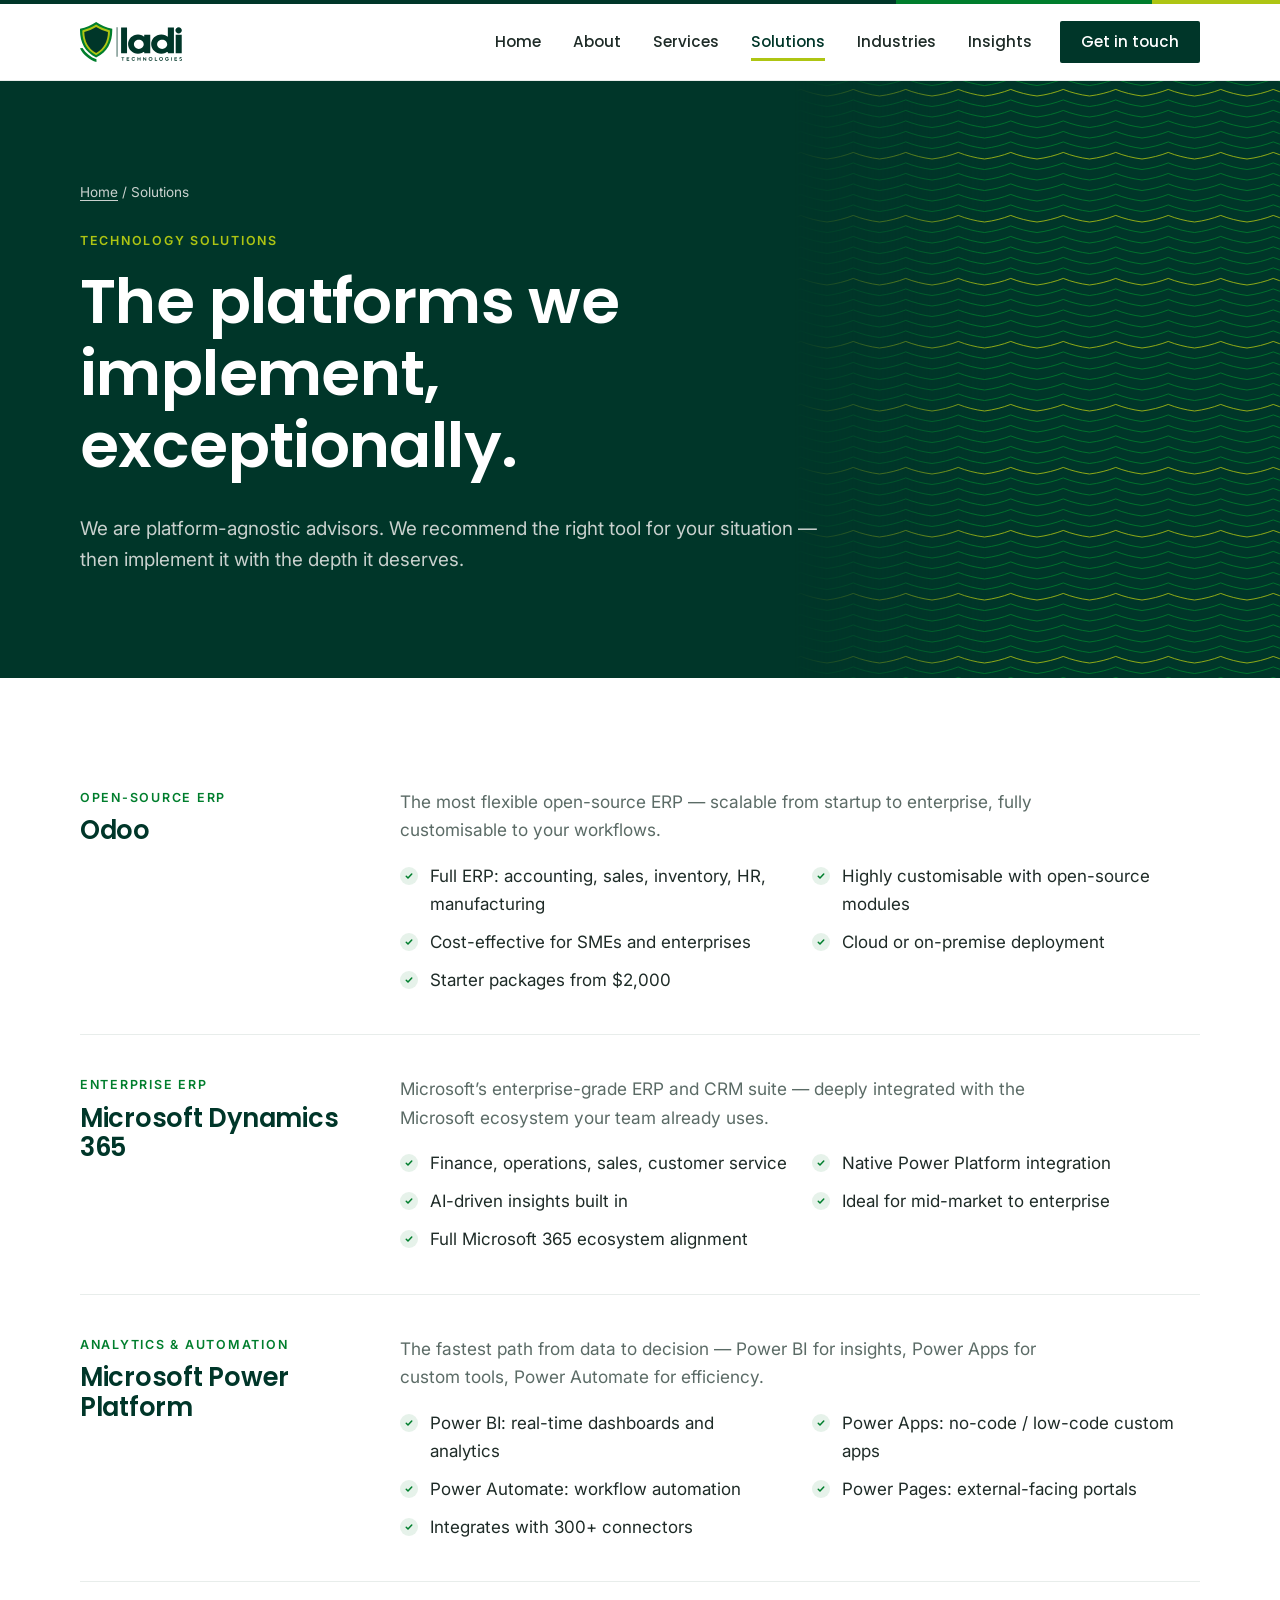
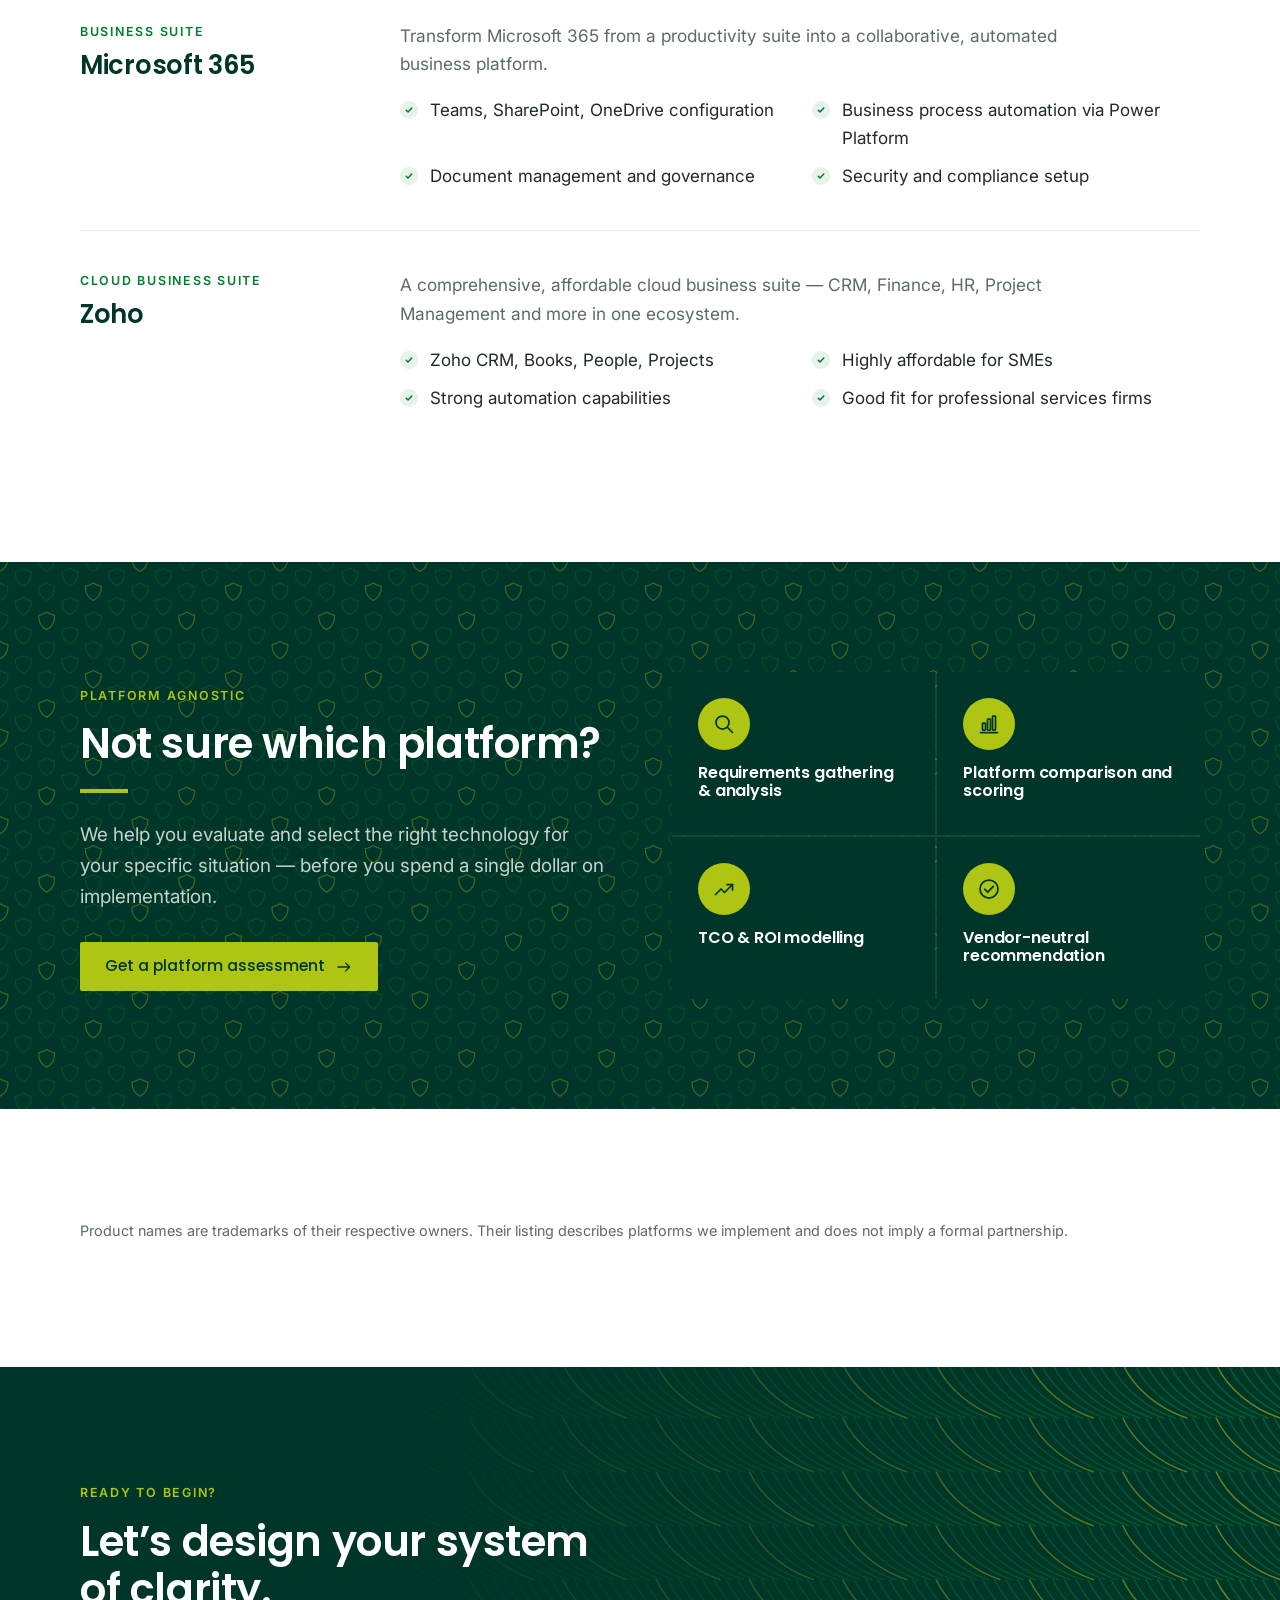
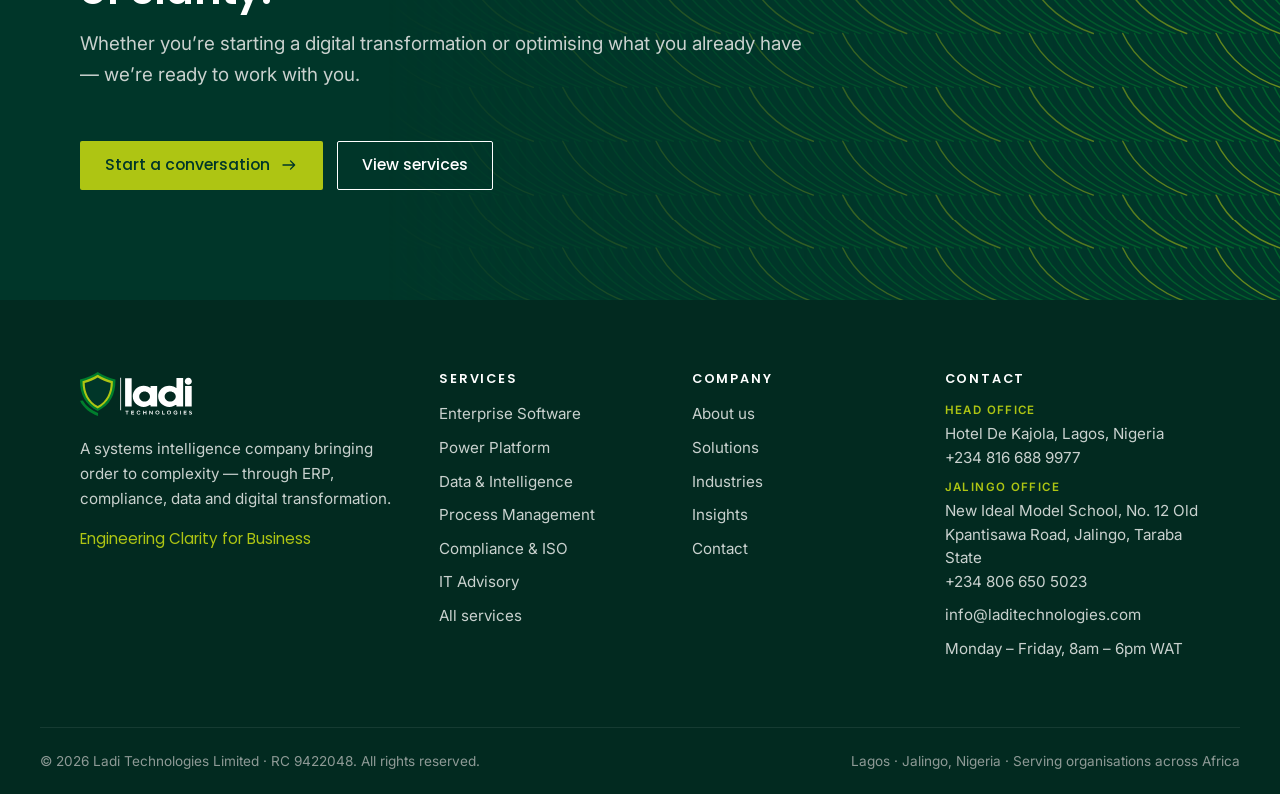
<file: solutions.html>
<!doctype html>
<html lang="en" class="no-js">
<head>
<meta charset="utf-8">
<meta name="viewport" content="width=device-width, initial-scale=1">
<title>Technology solutions | Ladi Technologies</title>
<meta name="description" content="Odoo, Microsoft Dynamics 365, Microsoft Power Platform, Microsoft 365 and Zoho — vendor-neutral platform advice and expert implementation from Ladi Technologies.">
<link rel="canonical" href="https://laditechnologies.com/solutions">
<meta name="theme-color" content="#003629">
<meta property="og:type" content="website"><meta property="og:site_name" content="Ladi Technologies">
<meta property="og:title" content="Technology solutions | Ladi Technologies"><meta property="og:description" content="Odoo, Microsoft Dynamics 365, Microsoft Power Platform, Microsoft 365 and Zoho — vendor-neutral platform advice and expert implementation from Ladi Technologies.">
<meta property="og:url" content="https://laditechnologies.com/solutions"><meta property="og:image" content="https://laditechnologies.com/assets/img/og-image.png">
<meta name="twitter:card" content="summary_large_image">
<link rel="icon" href="assets/img/favicon.svg" type="image/svg+xml"><link rel="icon" href="assets/img/favicon-32.png" sizes="32x32" type="image/png">
<link rel="apple-touch-icon" href="assets/img/apple-touch-icon.png"><link rel="manifest" href="site.webmanifest">
<link rel="preconnect" href="https://fonts.googleapis.com"><link rel="preconnect" href="https://fonts.gstatic.com" crossorigin>
<link href="https://fonts.googleapis.com/css2?family=Inter:wght@400;500;600&family=Poppins:wght@500;600&display=swap" rel="stylesheet">
<link rel="stylesheet" href="assets/css/styles.css">
<script type="application/ld+json">{"@context": "https://schema.org", "@type": "Organization", "name": "Ladi Technologies Limited", "alternateName": "Ladi Technologies", "url": "https://laditechnologies.com", "logo": "https://laditechnologies.com/assets/img/icon-512.png", "email": "info@laditechnologies.com", "telephone": "+2348166889977", "slogan": "Engineering Clarity for Business", "address": {"@type": "PostalAddress", "streetAddress": "Hotel De Kajola", "addressLocality": "Lagos", "addressCountry": "NG"}, "location": [{"@type": "Place", "name": "Head Office", "telephone": "+2348166889977", "address": {"@type": "PostalAddress", "streetAddress": "Hotel De Kajola", "addressLocality": "Lagos", "addressCountry": "NG"}}, {"@type": "Place", "name": "Jalingo Office", "telephone": "+2348066505023", "address": {"@type": "PostalAddress", "streetAddress": "New Ideal Model School, No. 12 Old Kpantisawa Road", "addressLocality": "Jalingo", "addressRegion": "Taraba State", "addressCountry": "NG"}}], "areaServed": ["Nigeria", "Africa"]}</script>
</head>
<body>
<a class="skip" href="#main">Skip to content</a>
<header class="site-header">
  <div class="band" aria-hidden="true"><i></i><i></i><i></i></div>
  <div class="container nav">
    <a class="brand" href="index.html" aria-label="Ladi Technologies — home"><img src="assets/img/logo.svg" alt="Ladi Technologies" width="102" height="40"></a>
    <button class="menu-toggle" aria-controls="nav-menu" aria-expanded="false" aria-label="Open menu"><svg viewBox="0 0 24 24" fill="none" stroke="currentColor" stroke-width="2" stroke-linecap="round"><path d="M4 7h16M4 12h16M4 17h16"/></svg></button>
    <nav class="nav-menu" id="nav-menu" aria-label="Main">
      <ul class="nav-links"><li><a href="index.html">Home</a></li><li><a href="about.html">About</a></li><li><a href="services.html">Services</a></li><li><a href="solutions.html" aria-current="page">Solutions</a></li><li><a href="industries.html">Industries</a></li><li><a href="insights.html">Insights</a></li><li class="nav-cta"><a class="btn btn-dark" href="contact.html">Get in touch</a></li></ul>
    </nav>
  </div>
</header>
<main id="main">

<section class="page-hero"><div class="container"><div class="breadcrumb"><a href="index.html">Home</a> / Solutions</div><span class="kicker on-dark">Technology solutions</span><h1>The platforms we implement, exceptionally.</h1><p class="lead">We are platform-agnostic advisors. We recommend the right tool for your situation — then implement it with the depth it deserves.</p></div></section>
<section><div class="container"><div class="platform reveal"><div><div class="tag">Open-source ERP</div><h3>Odoo</h3></div><div><p class="lead" style="font-size:1.08rem">The most flexible open-source ERP — scalable from startup to enterprise, fully customisable to your workflows.</p><ul class="checks"><li>Full ERP: accounting, sales, inventory, HR, manufacturing</li><li>Highly customisable with open-source modules</li><li>Cost-effective for SMEs and enterprises</li><li>Cloud or on-premise deployment</li><li>Starter packages from $2,000</li></ul></div></div><div class="platform reveal"><div><div class="tag">Enterprise ERP</div><h3>Microsoft Dynamics 365</h3></div><div><p class="lead" style="font-size:1.08rem">Microsoft’s enterprise-grade ERP and CRM suite — deeply integrated with the Microsoft ecosystem your team already uses.</p><ul class="checks"><li>Finance, operations, sales, customer service</li><li>Native Power Platform integration</li><li>AI-driven insights built in</li><li>Ideal for mid-market to enterprise</li><li>Full Microsoft 365 ecosystem alignment</li></ul></div></div><div class="platform reveal"><div><div class="tag">Analytics & automation</div><h3>Microsoft Power Platform</h3></div><div><p class="lead" style="font-size:1.08rem">The fastest path from data to decision — Power BI for insights, Power Apps for custom tools, Power Automate for efficiency.</p><ul class="checks"><li>Power BI: real-time dashboards and analytics</li><li>Power Apps: no-code / low-code custom apps</li><li>Power Automate: workflow automation</li><li>Power Pages: external-facing portals</li><li>Integrates with 300+ connectors</li></ul></div></div><div class="platform reveal"><div><div class="tag">Business suite</div><h3>Microsoft 365</h3></div><div><p class="lead" style="font-size:1.08rem">Transform Microsoft 365 from a productivity suite into a collaborative, automated business platform.</p><ul class="checks"><li>Teams, SharePoint, OneDrive configuration</li><li>Business process automation via Power Platform</li><li>Document management and governance</li><li>Security and compliance setup</li></ul></div></div><div class="platform reveal"><div><div class="tag">Cloud business suite</div><h3>Zoho</h3></div><div><p class="lead" style="font-size:1.08rem">A comprehensive, affordable cloud business suite — CRM, Finance, HR, Project Management and more in one ecosystem.</p><ul class="checks"><li>Zoho CRM, Books, People, Projects</li><li>Highly affordable for SMEs</li><li>Strong automation capabilities</li><li>Good fit for professional services firms</li></ul></div></div></div></section>
<section class="dark pattern-bg" style="--pat:url('../img/pattern-01.svg');--pat-size:420px;--pat-op:.35"><div class="container split"><div class="reveal"><span class="kicker">Platform agnostic</span><h2>Not sure which platform?</h2><hr class="accent"><p class="lead">We help you evaluate and select the right technology for your specific situation — before you spend a single dollar on implementation.</p><div class="btn-row"><a class="btn btn-primary" href="contact.html?service=Not%20sure%20%E2%80%94%20need%20advisory">Get a platform assessment <svg viewBox="0 0 24 24" aria-hidden="true" fill="none" stroke="currentColor" stroke-width="1.75" stroke-linecap="round" stroke-linejoin="round"><path d="M4 12h15.5M14 6.5l5.5 5.5-5.5 5.5"/></svg></a></div></div>
<div class="reveal"><div class="grid g2" style="gap:2px;background:rgba(255,255,255,.08)"><div style="background:var(--tq);padding:26px"><span class="ic ol"><svg viewBox="0 0 24 24" aria-hidden="true" fill="none" stroke="currentColor" stroke-width="1.75" stroke-linecap="round" stroke-linejoin="round"><circle cx="10.5" cy="10.5" r="6.5"/><path d="m15.5 15.5 5 5"/></svg></span><h4 style="margin-top:14px;color:#fff">Requirements gathering & analysis</h4></div><div style="background:var(--tq);padding:26px"><span class="ic ol"><svg viewBox="0 0 24 24" aria-hidden="true" fill="none" stroke="currentColor" stroke-width="1.75" stroke-linecap="round" stroke-linejoin="round"><path d="M3.5 20.5h17"/><rect x="5.5" y="11" width="3" height="7" rx=".6"/><rect x="10.5" y="7" width="3" height="11" rx=".6"/><rect x="15.5" y="4" width="3" height="14" rx=".6"/></svg></span><h4 style="margin-top:14px;color:#fff">Platform comparison and scoring</h4></div><div style="background:var(--tq);padding:26px"><span class="ic ol"><svg viewBox="0 0 24 24" aria-hidden="true" fill="none" stroke="currentColor" stroke-width="1.75" stroke-linecap="round" stroke-linejoin="round"><path d="M3.5 17.5 9 12l3.5 3.5 8-8"/><path d="M15 7.5h5.5V13"/></svg></span><h4 style="margin-top:14px;color:#fff">TCO & ROI modelling</h4></div><div style="background:var(--tq);padding:26px"><span class="ic ol"><svg viewBox="0 0 24 24" aria-hidden="true" fill="none" stroke="currentColor" stroke-width="1.75" stroke-linecap="round" stroke-linejoin="round"><circle cx="12" cy="12" r="9"/><path d="m7.8 12.3 2.9 2.9 5.6-5.8"/></svg></span><h4 style="margin-top:14px;color:#fff">Vendor-neutral recommendation</h4></div></div></div></div></section>
<section><div class="container"><p class="small muted">Product names are trademarks of their respective owners. Their listing describes platforms we implement and does not imply a formal partnership.</p></div></section>
<section class="cta"><div class="container"><div><span class="kicker on-dark">Ready to begin?</span><h2>Let’s design your system of clarity.</h2><p class="lead" style="color:var(--silver);margin-top:14px">Whether you’re starting a digital transformation or optimising what you already have — we’re ready to work with you.</p></div>
<div class="btn-row" style="margin:0"><a class="btn btn-primary" href="contact.html">Start a conversation <svg viewBox="0 0 24 24" aria-hidden="true" fill="none" stroke="currentColor" stroke-width="1.75" stroke-linecap="round" stroke-linejoin="round"><path d="M4 12h15.5M14 6.5l5.5 5.5-5.5 5.5"/></svg></a><a class="btn btn-ghost" style="color:#fff" href="services.html">View services</a></div></div></section>
</main>
<footer class="site-footer">
  <div class="container footer-grid">
    <div><img src="assets/img/logo-reverse.svg" alt="Ladi Technologies" width="112" height="44">
      <p>A systems intelligence company bringing order to complexity — through ERP, compliance, data and digital transformation.</p>
      <p class="tagline">Engineering Clarity for Business</p></div>
    <div><h4>Services</h4><ul><li><a href="services.html#enterprise-software">Enterprise Software</a></li><li><a href="services.html#power-platform">Power Platform</a></li><li><a href="services.html#data-intelligence">Data & Intelligence</a></li><li><a href="services.html#process-management">Process Management</a></li><li><a href="services.html#compliance-iso">Compliance & ISO</a></li><li><a href="services.html#it-advisory">IT Advisory</a></li><li><a href="services.html">All services</a></li></ul></div>
    <div><h4>Company</h4><ul><li><a href="about.html">About us</a></li><li><a href="solutions.html">Solutions</a></li><li><a href="industries.html">Industries</a></li><li><a href="insights.html">Insights</a></li><li><a href="contact.html">Contact</a></li></ul></div>
    <div><h4>Contact</h4><ul><li><span class="ftr-k">Head Office</span>Hotel De Kajola, Lagos, Nigeria<br><a href="tel:+2348166889977">+234 816 688 9977</a></li><li><span class="ftr-k">Jalingo Office</span>New Ideal Model School, No. 12 Old Kpantisawa Road, Jalingo, Taraba State<br><a href="tel:+2348066505023">+234 806 650 5023</a></li><li><a href="mailto:info@laditechnologies.com">info@laditechnologies.com</a></li><li>Monday – Friday, 8am – 6pm WAT</li></ul></div>
  </div>
  <div class="container footer-bottom"><span>© <span id="year">2026</span> Ladi Technologies Limited · RC 9422048. All rights reserved.</span><span>Lagos · Jalingo, Nigeria · Serving organisations across Africa</span></div>
</footer>
<script src="assets/js/main.js" defer></script>
</body>
</html>
</file>
<file: assets/css/styles.css>
/* Ladi Technologies — website styles (Brand Identity System v1.0) */
:root{
  --tq:#003629; --tq-2:#0B4536; --gr:#007E2D; --ol:#AEC513;
  --graphite:#1E2B27; --slate:#5B6B66; --sage:#8E9A96; --silver:#C9D1CE; --cloud:#E8EDEB; --paper:#F5F7F6; --white:#fff;
  --tint-gr:#E6F2EA;
  --font-head:'Poppins',Arial,sans-serif; --font-body:'Inter',Arial,sans-serif;
  --maxw:1200px; --gutter:clamp(20px,4vw,40px);
  --r:2px; --shadow:0 1px 2px rgba(0,54,41,.06),0 8px 24px rgba(0,54,41,.06);
}
*,*::before,*::after{box-sizing:border-box}
html{scroll-behavior:smooth;-webkit-text-size-adjust:100%}
@media (prefers-reduced-motion:reduce){html{scroll-behavior:auto}*{animation:none!important;transition:none!important}}
body{margin:0;font-family:var(--font-body);font-size:17px;line-height:1.65;color:var(--graphite);background:var(--white);-webkit-font-smoothing:antialiased}
img,svg{max-width:100%;display:block}
a{color:var(--gr);text-decoration-thickness:1px;text-underline-offset:3px}
a:hover{color:var(--tq)}
:focus-visible{outline:3px solid var(--ol);outline-offset:3px}
h1,h2,h3,h4{font-family:var(--font-head);font-weight:600;color:var(--tq);line-height:1.15;margin:0 0 .5em;letter-spacing:-.01em}
h1{font-size:clamp(2.3rem,5vw,3.9rem)} h2{font-size:clamp(1.8rem,3.4vw,2.6rem)} h3{font-size:1.22rem} h4{font-size:1rem}
p{margin:0 0 1em}
.container{max-width:var(--maxw);margin:0 auto;padding:0 var(--gutter)}
.skip{position:absolute;left:-999px;top:0;background:var(--ol);color:var(--tq);padding:10px 16px;z-index:100;font-weight:600}
.skip:focus{left:12px;top:12px}
.kicker{display:inline-block;font-size:.78rem;font-weight:600;letter-spacing:.14em;text-transform:uppercase;color:var(--gr);margin-bottom:14px}
.dark .kicker,.kicker.on-dark{color:var(--ol)}
.accent{width:48px;height:4px;background:var(--ol);margin:18px 0 26px;border:0}
.lead{font-size:1.18rem;color:var(--slate);max-width:62ch}
.muted{color:var(--slate)} .small{font-size:.9rem}
.band{height:6px;display:flex}.band i{display:block}.band i:nth-child(1){flex:70;background:var(--tq)}.band i:nth-child(2){flex:20;background:var(--gr)}.band i:nth-child(3){flex:10;background:var(--ol)}

/* Buttons */
.btn{display:inline-flex;align-items:center;gap:10px;font-family:var(--font-head);font-weight:500;font-size:.98rem;padding:14px 24px;border-radius:var(--r);text-decoration:none;border:1.5px solid transparent;transition:background .2s,color .2s,border-color .2s,transform .2s;cursor:pointer;line-height:1.2}
.btn svg{width:18px;height:18px;transition:transform .2s}
.btn:hover svg{transform:translateX(3px)}
.btn-primary{background:var(--ol);color:var(--tq)} .btn-primary:hover{background:#c1d62c;color:var(--tq)}
.btn-dark{background:var(--tq);color:#fff} .btn-dark:hover{background:var(--gr);color:#fff}
.btn-ghost{border-color:currentColor;color:var(--tq);background:transparent} .btn-ghost:hover{background:var(--tq);color:#fff;border-color:var(--tq)}
.dark .btn-ghost{color:#fff} .dark .btn-ghost:hover{background:#fff;color:var(--tq);border-color:#fff}
.btn-row{display:flex;flex-wrap:wrap;gap:14px;margin-top:30px}
.link-arrow{font-family:var(--font-head);font-weight:500;text-decoration:none;display:inline-flex;gap:8px;align-items:center;color:var(--gr)}
.link-arrow svg{width:16px;height:16px;transition:transform .2s} .link-arrow:hover svg{transform:translateX(3px)}

/* Header */
.site-header{position:sticky;top:0;z-index:50;background:rgba(255,255,255,.96);backdrop-filter:saturate(1.4) blur(8px);border-bottom:1px solid var(--cloud)}
.site-header .band{height:4px}
.nav{display:flex;align-items:center;justify-content:space-between;height:76px}
.brand img{height:40px;width:auto}
.nav-links{display:flex;align-items:center;gap:4px;list-style:none;margin:0;padding:0}
.nav-links a{display:block;padding:10px 14px;font-family:var(--font-head);font-weight:500;font-size:.95rem;color:var(--graphite);text-decoration:none;border-radius:var(--r);position:relative}
.nav-links a:hover{color:var(--gr)}
.nav-links a[aria-current="page"]{color:var(--tq)}
.nav-links a[aria-current="page"]::after{content:"";position:absolute;left:14px;right:14px;bottom:4px;height:3px;background:var(--ol)}
.nav-cta{margin-left:10px}
.nav-cta .btn{padding:11px 20px}
.nav-links a.btn-dark,.nav-links a.btn-dark:hover,.nav-links a.btn-dark[aria-current="page"]{color:#fff}.nav-links a.btn::after{display:none}
.menu-toggle{display:none;background:none;border:0;padding:10px;cursor:pointer;color:var(--tq)}
.menu-toggle svg{width:28px;height:28px}
@media (max-width:1020px){
  .menu-toggle{display:block}
  .site-header{backdrop-filter:none;-webkit-backdrop-filter:none;background:#fff}
  .nav-links a.btn{justify-content:center;padding:15px 20px;border-bottom:0;font-size:1.05rem}
  .nav-menu{position:fixed;inset:80px 0 0 0;background:#fff;padding:24px var(--gutter);transform:translateY(-12px);opacity:0;transition:transform .22s ease,opacity .22s ease,visibility 0s linear .22s;visibility:hidden;overflow:auto;border-top:1px solid var(--cloud)}
  .nav-menu.open{transform:none;opacity:1;visibility:visible;transition:transform .22s ease,opacity .22s ease}
  .nav-links{flex-direction:column;align-items:stretch;gap:0}
  .nav-links a{padding:16px 4px;font-size:1.15rem;border-bottom:1px solid var(--cloud)}
  .nav-links a[aria-current="page"]::after{left:4px;right:auto;width:36px;bottom:8px}
  .nav-cta{margin:24px 0 0}.nav-cta .btn{width:100%;justify-content:center}
}

/* Sections */
section{padding:clamp(64px,9vw,110px) 0}
.section-head{max-width:760px;margin-bottom:48px}
.section-head.center{margin-left:auto;margin-right:auto;text-align:center}
.section-head.center .accent{margin-left:auto;margin-right:auto}
.bg-paper{background:var(--paper)}
.dark{background:var(--tq);color:#d7dfdc}
.dark h1,.dark h2,.dark h3,.dark h4{color:#fff}
.dark .lead,.dark .muted{color:var(--silver)}
.pattern-bg{position:relative;isolation:isolate}
.pattern-bg::before{content:"";position:absolute;inset:0;background-image:var(--pat);background-size:var(--pat-size,520px);opacity:var(--pat-op,.55);z-index:-1}

/* Hero */
.hero{background:var(--tq);color:#fff;position:relative;overflow:hidden;padding:clamp(70px,10vw,120px) 0 clamp(70px,9vw,110px)}
.hero-grid{display:grid;grid-template-columns:1.15fr .85fr;gap:56px;align-items:center}
.hero h1{color:#fff;margin-bottom:18px}
.hero h1 em{font-style:normal;color:var(--ol)}
.hero .lead{color:var(--silver);font-size:1.22rem}
.hero-art{position:relative;aspect-ratio:1/1.05;background:#0a4434;border-left:6px solid var(--ol);overflow:hidden}
.hero-art::before{content:"";position:absolute;inset:0;background:url('../img/pattern-03.svg') center/360px;opacity:.38}
.hero-art .badge{position:absolute;left:0;bottom:28px;background:var(--tq);padding:22px 26px;max-width:80%}
.hero-art .badge strong{display:block;font-family:var(--font-head);font-size:1.25rem;color:#fff;line-height:1.25}
.hero-art .badge span{color:var(--ol);font-size:.78rem;letter-spacing:.14em;text-transform:uppercase;font-weight:600}
.page-hero{background:var(--tq);color:#fff;padding:clamp(64px,8vw,100px) 0 clamp(56px,7vw,84px);position:relative;overflow:hidden}
.page-hero::after{content:"";position:absolute;right:0;top:0;bottom:0;width:38%;background:url('../img/pattern-05.svg') center/420px;opacity:.9;-webkit-mask-image:linear-gradient(90deg,transparent,#000 40%);mask-image:linear-gradient(90deg,transparent,#000 40%)}
.page-hero .container{position:relative;z-index:1}
.page-hero h1{color:#fff;max-width:18ch}
.page-hero .lead{color:var(--silver)}
.breadcrumb{font-size:.85rem;color:var(--silver);margin-bottom:22px}
.breadcrumb a{color:var(--silver)} .breadcrumb a:hover{color:#fff}
@media (max-width:900px){.hero-grid{grid-template-columns:1fr}.hero-art{max-width:460px;aspect-ratio:4/3}.page-hero::after{width:100%;opacity:.18;mask-image:none;-webkit-mask-image:none}}

/* Ticker */
.ticker{background:var(--tq-2);color:var(--silver);overflow:hidden;border-top:1px solid rgba(255,255,255,.06)}
.ticker-track{display:flex;gap:48px;padding:16px 0;width:max-content;animation:tick 45s linear infinite;font-family:var(--font-head);font-weight:500;font-size:.92rem;white-space:nowrap}
.ticker-track span::before{content:"";display:inline-block;width:7px;height:7px;background:var(--ol);margin-right:14px;vertical-align:middle}
@keyframes tick{to{transform:translateX(-50%)}}

/* Stats */
.stats{display:grid;grid-template-columns:repeat(4,1fr);gap:24px}
.stat{border-top:4px solid var(--tq);padding-top:18px}
.stat:nth-child(2){border-color:var(--gr)}.stat:nth-child(3){border-color:var(--ol)}.stat:nth-child(4){border-color:var(--slate)}
.stat b{display:block;font-family:var(--font-head);font-weight:600;font-size:2.8rem;line-height:1;color:var(--tq)}
.stat span{color:var(--slate);font-size:.95rem}
@media (max-width:760px){.stats{grid-template-columns:repeat(2,1fr)}}

/* Grids & cards */
.grid{display:grid;gap:24px}
.g2{grid-template-columns:repeat(2,1fr)} .g3{grid-template-columns:repeat(3,1fr)} .g4{grid-template-columns:repeat(4,1fr)}
@media (max-width:1020px){.g4{grid-template-columns:repeat(2,1fr)}.g3{grid-template-columns:repeat(2,1fr)}}
@media (max-width:640px){.g2,.g3,.g4{grid-template-columns:1fr}}
.card{background:var(--paper);padding:30px;border-top:4px solid var(--gr);position:relative;transition:transform .2s,box-shadow .2s}
.card.white{background:#fff;box-shadow:var(--shadow)}
a.card{display:block;text-decoration:none;color:inherit}
a.card:hover{transform:translateY(-3px);box-shadow:var(--shadow)}
.card h3{margin-top:16px}
.card p{color:var(--slate);font-size:.97rem;margin:0}
.card .num{position:absolute;right:26px;top:26px;font-family:var(--font-head);font-weight:600;color:var(--gr);font-size:.95rem}
.card .more{margin-top:18px}
.ic{width:52px;height:52px;border-radius:50%;background:var(--tq);display:flex;align-items:center;justify-content:center;color:#fff;flex:none}
.ic svg{width:24px;height:24px}
.ic.light{background:var(--cloud);color:var(--tq)} .ic.ol{background:var(--ol);color:var(--tq)} .ic.gr{background:var(--gr)}
.rule-tq{border-top-color:var(--tq)} .rule-ol{border-top-color:var(--ol)} .rule-sl{border-top-color:var(--slate)}

/* Brand architecture tiles */
.arch{display:grid;grid-template-columns:repeat(2,1fr);gap:2px;background:rgba(255,255,255,.08)}
.arch div{background:var(--tq);padding:26px}
.arch b{display:block;font-family:var(--font-head);color:#fff;font-size:1.1rem}
.arch span{color:var(--silver);font-size:.92rem}
@media (max-width:480px){.arch{grid-template-columns:1fr}}

/* Split */
.split{display:grid;grid-template-columns:1fr 1fr;gap:64px;align-items:center}
.split.top{align-items:start}
@media (max-width:900px){.split{grid-template-columns:1fr;gap:40px}}
.contact-split{grid-template-columns:1.25fr .9fr}
@media (max-width:900px){.contact-split{grid-template-columns:1fr}}
@media (max-width:640px){.dark[style*="padding:40px"]{padding:28px 22px!important}}

/* Before / after */
.ba{display:grid;grid-template-columns:1fr 56px 1fr;gap:0 0;align-items:stretch}
.ba-h{font-size:.78rem;font-weight:600;letter-spacing:.14em;text-transform:uppercase;padding:0 0 12px}
.ba-b{background:var(--paper);padding:18px 22px;color:var(--slate);margin-bottom:12px;display:flex;align-items:center}
.ba-a{background:var(--tint-gr);border-left:4px solid var(--gr);padding:18px 22px;color:var(--tq);font-weight:500;margin-bottom:12px;display:flex;align-items:center}
.ba-x{display:flex;align-items:center;justify-content:center;color:var(--ol);margin-bottom:12px}
.ba-x svg{width:26px;height:26px}
@media (max-width:760px){.ba{grid-template-columns:1fr}.ba-x{transform:rotate(90deg);margin:0 0 6px;height:28px}.ba-head-x{display:none}}

/* Steps */
.steps{display:grid;grid-template-columns:repeat(3,1fr);gap:24px;counter-reset:s}
.step{padding:32px;background:var(--paper);border-top:4px solid var(--tq)}
.step:nth-child(2){border-color:var(--gr)}.step:nth-child(3){border-color:var(--ol)}
.step b{display:block;font-family:var(--font-head);font-size:2rem;color:var(--ol);line-height:1;margin-bottom:12px}
.dark .step{background:var(--tq-2)} .dark .step p{color:var(--silver)}
@media (max-width:900px){.steps{grid-template-columns:1fr}}

/* Lifecycle */
.lifecycle{display:grid;grid-template-columns:repeat(6,1fr);gap:18px}
.lifecycle .lc{position:relative}
.lifecycle .lc::after{content:"";position:absolute;top:26px;left:64px;right:-10px;border-top:2px dashed var(--silver)}
.lifecycle .lc:last-child::after{display:none}
.lifecycle h4{margin:16px 0 6px}
.lifecycle p{font-size:.92rem;color:var(--slate);margin:0}
@media (max-width:1020px){.lifecycle{grid-template-columns:repeat(3,1fr)}.lifecycle .lc::after{display:none}}
@media (max-width:560px){.lifecycle{grid-template-columns:1fr 1fr}}

/* Client strip */
.client{display:flex;flex-wrap:wrap;align-items:center;justify-content:space-between;gap:20px;border:1px solid var(--cloud);padding:26px 32px;background:#fff}
.client .k{font-size:.78rem;font-weight:600;letter-spacing:.14em;text-transform:uppercase;color:var(--slate)}
.client strong{font-family:var(--font-head);font-size:1.25rem;color:var(--tq)}
.chips{display:flex;flex-wrap:wrap;gap:8px}
.chip{background:var(--cloud);color:var(--tq);font-size:.85rem;font-weight:500;padding:6px 12px;border-radius:999px}
.dark .chip{background:rgba(255,255,255,.08);color:#fff}

/* Quote */
.quote{font-family:var(--font-head);font-size:clamp(1.4rem,2.6vw,2rem);line-height:1.35;color:#fff;max-width:28ch;margin:0}
.quote-mark{font-family:var(--font-head);font-size:6rem;line-height:.6;color:var(--ol);display:block;margin-bottom:10px}

/* Services page */
.svc-layout{display:grid;grid-template-columns:260px 1fr;gap:56px;align-items:start}
.svc-nav{position:sticky;top:110px;border-left:2px solid var(--cloud)}
.svc-nav a{display:block;padding:10px 0 10px 18px;margin-left:-2px;border-left:2px solid transparent;color:var(--slate);text-decoration:none;font-family:var(--font-head);font-weight:500;font-size:.95rem}
.svc-nav a:hover{color:var(--tq)}
.svc-nav a.active{color:var(--tq);border-left-color:var(--ol)}
.svc{padding:0 0 72px;margin-bottom:72px;border-bottom:1px solid var(--cloud);scroll-margin-top:110px}
.svc:last-child{border:0;margin:0}
.svc-head{display:flex;gap:20px;align-items:center;margin-bottom:6px}
.svc-head .n{font-family:var(--font-head);font-weight:600;font-size:.9rem;color:var(--gr);letter-spacing:.1em}
.checks{list-style:none;padding:0;margin:0;display:grid;grid-template-columns:1fr 1fr;gap:10px 24px}
.checks li{position:relative;padding-left:30px}
.checks li::before{content:"";position:absolute;left:0;top:5px;width:18px;height:18px;border-radius:50%;background:var(--tint-gr) url("data:image/svg+xml,%3Csvg xmlns='http://www.w3.org/2000/svg' viewBox='0 0 24 24'%3E%3Cpath d='M6.5 12.5l3.5 3.5 7.5-8' fill='none' stroke='%23007E2D' stroke-width='3' stroke-linecap='round' stroke-linejoin='round'/%3E%3C/svg%3E") center/12px no-repeat}
@media (max-width:640px){.checks{grid-template-columns:1fr}}
.subhead{font-size:.78rem;font-weight:600;letter-spacing:.14em;text-transform:uppercase;color:var(--slate);margin:28px 0 12px}
.prices{display:grid;grid-template-columns:repeat(3,1fr);gap:16px;margin-top:8px}
.price{border:1px solid var(--cloud);padding:22px;background:#fff}
.price .t{font-family:var(--font-head);font-weight:600;color:var(--tq)}
.price .s{font-size:.78rem;letter-spacing:.1em;text-transform:uppercase;color:var(--gr);font-weight:600}
.price .v{font-family:var(--font-head);font-weight:600;font-size:1.25rem;color:var(--tq);margin:10px 0}
.price ul{margin:0;padding-left:18px;color:var(--slate);font-size:.92rem}
.price.feature{background:var(--tq);border-color:var(--tq)} .price.feature .t,.price.feature .v{color:#fff} .price.feature .s{color:var(--ol)} .price.feature ul{color:var(--silver)}
.note{font-size:.85rem;color:var(--slate);margin-top:12px}
@media (max-width:1020px){.svc-layout{grid-template-columns:1fr}.svc-nav{display:none}}
@media (max-width:760px){.prices{grid-template-columns:1fr}}

/* Platforms */
.platform{display:grid;grid-template-columns:280px 1fr;gap:40px;padding:40px 0;border-top:1px solid var(--cloud)}
.platform:first-child{border:0;padding-top:0}
.platform .tag{font-size:.78rem;font-weight:600;letter-spacing:.14em;text-transform:uppercase;color:var(--gr)}
.platform h3{font-size:1.6rem;margin-top:8px}
@media (max-width:760px){.platform{grid-template-columns:1fr;gap:16px}}

/* Insights */
.post{display:flex;flex-direction:column;background:#fff;border:1px solid var(--cloud);height:100%}
.post .top{height:150px;background:var(--tq) url('../img/pattern-05.svg') center/300px;position:relative}
.post .top span{position:absolute;left:20px;bottom:16px;background:var(--ol);color:var(--tq);font-size:.75rem;font-weight:600;letter-spacing:.08em;text-transform:uppercase;padding:5px 10px}
.post .body{padding:24px;display:flex;flex-direction:column;flex:1}
.post h3{font-size:1.15rem}
.post p{color:var(--slate);font-size:.95rem}
.post .meta{margin-top:auto;font-size:.82rem;color:var(--sage);display:flex;justify-content:space-between;gap:8px;padding-top:12px;border-top:1px solid var(--cloud)}

/* Contact */
.form{display:grid;grid-template-columns:1fr 1fr;gap:18px}
.form .full{grid-column:1/-1}
.form label{display:block;font-weight:600;font-size:.88rem;color:var(--tq);margin-bottom:6px}
.form input,.form select,.form textarea{width:100%;font:inherit;font-size:1rem;padding:13px 14px;border:1px solid var(--silver);border-radius:var(--r);background:#fff;color:var(--graphite)}
.form input:focus,.form select:focus,.form textarea:focus{outline:none;border-color:var(--gr);box-shadow:0 0 0 3px rgba(0,126,45,.15)}
.form textarea{min-height:150px;resize:vertical}
.form .req{color:#B4471F}
.form-status{grid-column:1/-1;font-size:.95rem;padding:12px 14px;display:none}
.form-status.ok{display:block;background:var(--tint-gr);color:var(--tq);border-left:4px solid var(--gr)}
.form-status.err{display:block;background:#fbeee9;color:#7a2d12;border-left:4px solid #B4471F}
@media (max-width:640px){.form{grid-template-columns:1fr}}
.contact-list{list-style:none;padding:0;margin:0}
.contact-list li{display:flex;gap:16px;padding:20px 0;border-bottom:1px solid rgba(255,255,255,.1)}
.contact-list .k{font-size:.75rem;font-weight:600;letter-spacing:.14em;text-transform:uppercase;color:var(--ol)}
.contact-list a,.contact-list b{color:#fff;font-family:var(--font-head);font-weight:500;font-size:1.05rem;text-decoration:none}
.contact-list small{display:block;color:var(--silver)}

/* CTA */
.cta{background:var(--tq);color:#fff;position:relative;overflow:hidden}
.cta::before{content:"";position:absolute;inset:0;background:url('../img/pattern-04.svg') right center/560px;opacity:.6;-webkit-mask-image:linear-gradient(90deg,transparent 30%,#000);mask-image:linear-gradient(90deg,transparent 30%,#000)}
.cta .container{position:relative;display:flex;justify-content:space-between;align-items:center;gap:32px;flex-wrap:wrap}
.cta h2{color:#fff;margin:0;max-width:20ch}

/* Footer */
.site-footer{background:#022a20;color:var(--silver);padding:72px 0 0;font-size:.95rem}
.footer-grid{display:grid;grid-template-columns:1.5fr 1fr 1fr 1.2fr;gap:40px}
.site-footer img{height:44px;width:auto;margin-bottom:20px}
.site-footer h4{color:#fff;font-size:.8rem;letter-spacing:.14em;text-transform:uppercase;margin-bottom:16px}
.site-footer ul{list-style:none;padding:0;margin:0}
.site-footer li{margin-bottom:10px}
.site-footer a{color:var(--silver);text-decoration:none} .site-footer a:hover{color:#fff}
.tagline{font-family:var(--font-head);color:var(--ol);margin-top:12px}
.footer-bottom{border-top:1px solid rgba(255,255,255,.08);margin-top:56px;padding:22px 0;display:flex;justify-content:space-between;flex-wrap:wrap;gap:12px;font-size:.85rem;color:var(--sage)}
@media (max-width:900px){.footer-grid{grid-template-columns:1fr 1fr}}
@media (max-width:560px){.footer-grid{grid-template-columns:1fr}}

/* Reveal */
.reveal{opacity:0;transform:translateY(14px);transition:opacity .6s ease,transform .6s ease}
.reveal.in{opacity:1;transform:none}
.no-js .reveal{opacity:1;transform:none}
.site-footer .ftr-k{display:block;font-size:.72rem;font-weight:600;letter-spacing:.12em;text-transform:uppercase;color:var(--ol);margin-bottom:2px}
.site-footer li{line-height:1.55}
</file>
